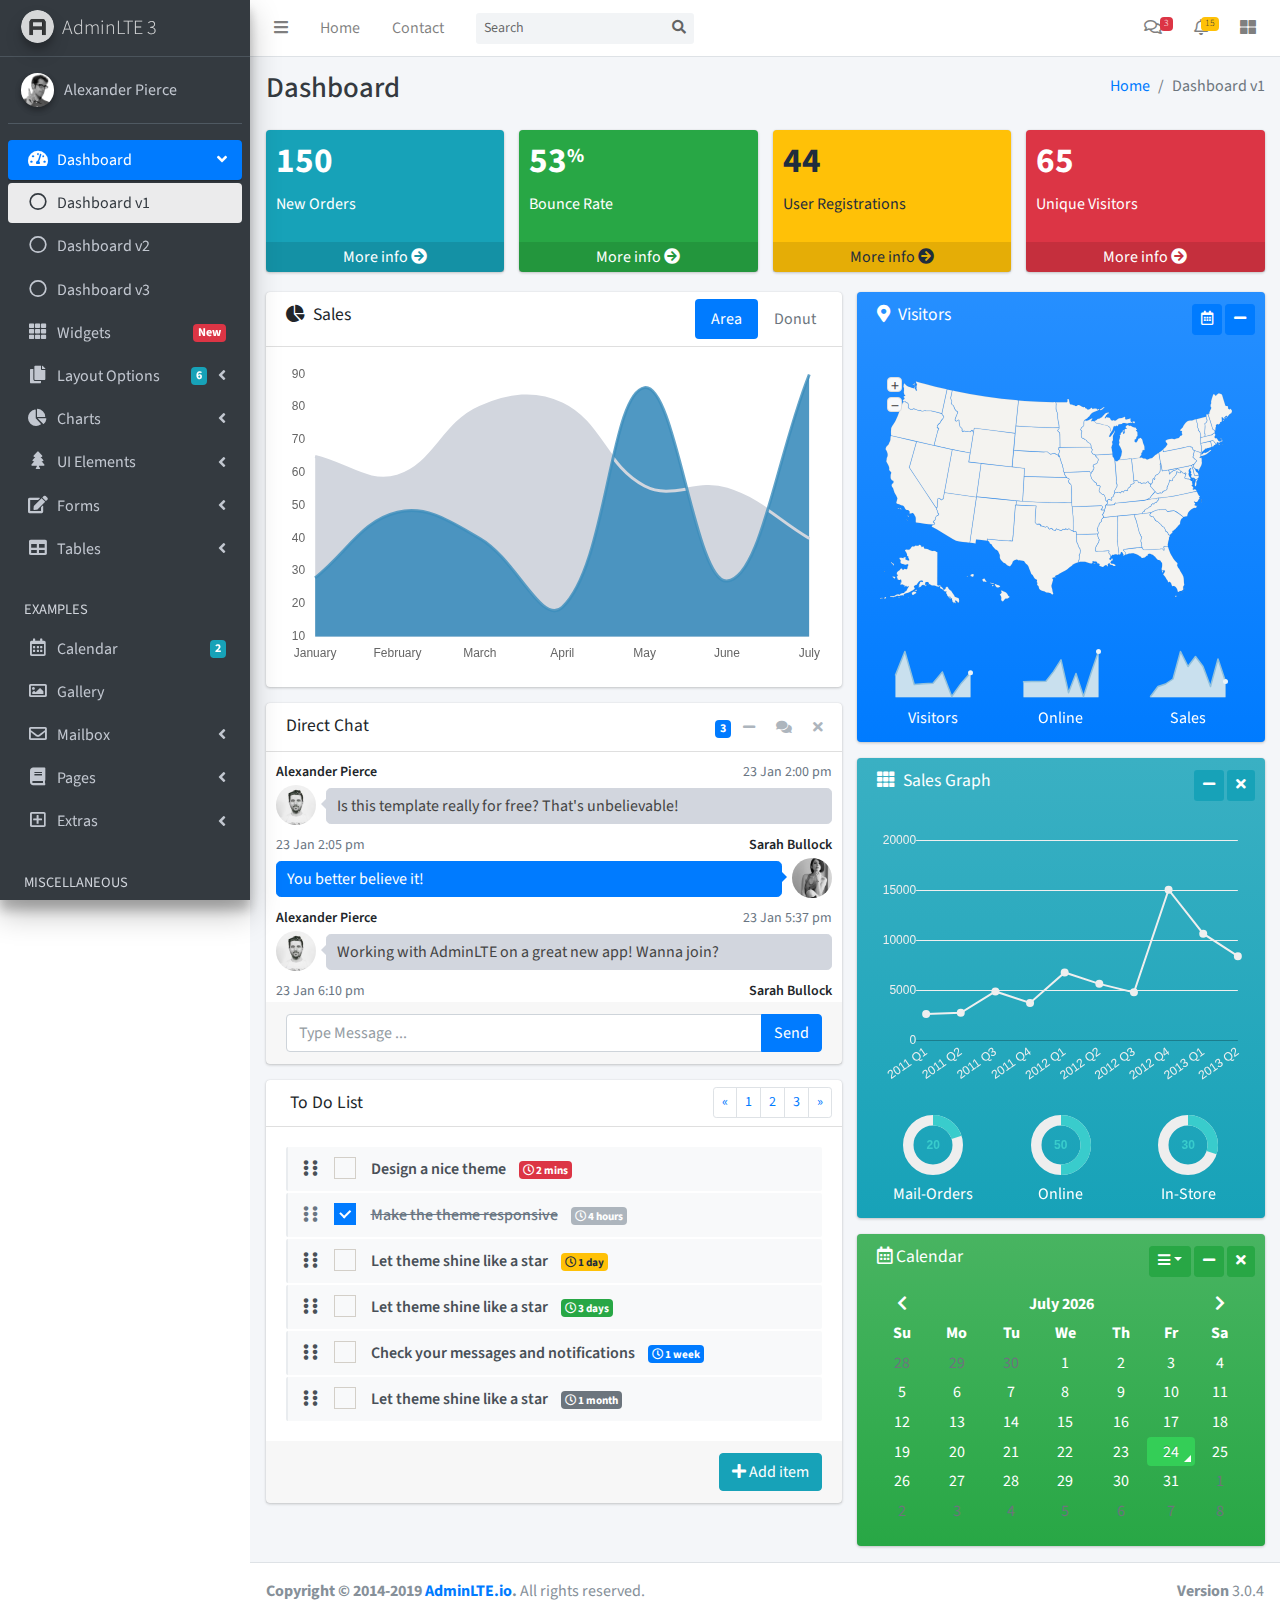
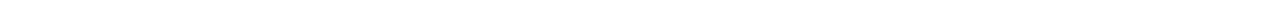
<file: Final_Project/Book_Shop/AdminLTE-3.0.4/index.html>
<!DOCTYPE html>
<html>
<head>
  <meta charset="utf-8">
  <meta http-equiv="X-UA-Compatible" content="IE=edge">
  <title>AdminLTE 3 | Dashboard</title>
  <!-- Tell the browser to be responsive to screen width -->
  <meta name="viewport" content="width=device-width, initial-scale=1">
  <!-- Font Awesome -->
  <link rel="stylesheet" href="plugins/fontawesome-free/css/all.min.css">
  <!-- Ionicons -->
  <link rel="stylesheet" href="https://code.ionicframework.com/ionicons/2.0.1/css/ionicons.min.css">
  <!-- Tempusdominus Bbootstrap 4 -->
  <link rel="stylesheet" href="plugins/tempusdominus-bootstrap-4/css/tempusdominus-bootstrap-4.min.css">
  <!-- iCheck -->
  <link rel="stylesheet" href="plugins/icheck-bootstrap/icheck-bootstrap.min.css">
  <!-- JQVMap -->
  <link rel="stylesheet" href="plugins/jqvmap/jqvmap.min.css">
  <!-- Theme style -->
  <link rel="stylesheet" href="dist/css/adminlte.min.css">
  <!-- overlayScrollbars -->
  <link rel="stylesheet" href="plugins/overlayScrollbars/css/OverlayScrollbars.min.css">
  <!-- Daterange picker -->
  <link rel="stylesheet" href="plugins/daterangepicker/daterangepicker.css">
  <!-- summernote -->
  <link rel="stylesheet" href="plugins/summernote/summernote-bs4.css">
  <!-- Google Font: Source Sans Pro -->
  <link href="https://fonts.googleapis.com/css?family=Source+Sans+Pro:300,400,400i,700" rel="stylesheet">
</head>
<body class="hold-transition sidebar-mini layout-fixed">
<div class="wrapper">

  <!-- Navbar -->
  <nav class="main-header navbar navbar-expand navbar-white navbar-light">
    <!-- Left navbar links -->
    <ul class="navbar-nav">
      <li class="nav-item">
        <a class="nav-link" data-widget="pushmenu" href="#" role="button"><i class="fas fa-bars"></i></a>
      </li>
      <li class="nav-item d-none d-sm-inline-block">
        <a href="index3.html" class="nav-link">Home</a>
      </li>
      <li class="nav-item d-none d-sm-inline-block">
        <a href="#" class="nav-link">Contact</a>
      </li>
    </ul>

    <!-- SEARCH FORM -->
    <form class="form-inline ml-3">
      <div class="input-group input-group-sm">
        <input class="form-control form-control-navbar" type="search" placeholder="Search" aria-label="Search">
        <div class="input-group-append">
          <button class="btn btn-navbar" type="submit">
            <i class="fas fa-search"></i>
          </button>
        </div>
      </div>
    </form>

    <!-- Right navbar links -->
    <ul class="navbar-nav ml-auto">
      <!-- Messages Dropdown Menu -->
      <li class="nav-item dropdown">
        <a class="nav-link" data-toggle="dropdown" href="#">
          <i class="far fa-comments"></i>
          <span class="badge badge-danger navbar-badge">3</span>
        </a>
        <div class="dropdown-menu dropdown-menu-lg dropdown-menu-right">
          <a href="#" class="dropdown-item">
            <!-- Message Start -->
            <div class="media">
              <img src="dist/img/user1-128x128.jpg" alt="User Avatar" class="img-size-50 mr-3 img-circle">
              <div class="media-body">
                <h3 class="dropdown-item-title">
                  Brad Diesel
                  <span class="float-right text-sm text-danger"><i class="fas fa-star"></i></span>
                </h3>
                <p class="text-sm">Call me whenever you can...</p>
                <p class="text-sm text-muted"><i class="far fa-clock mr-1"></i> 4 Hours Ago</p>
              </div>
            </div>
            <!-- Message End -->
          </a>
          <div class="dropdown-divider"></div>
          <a href="#" class="dropdown-item">
            <!-- Message Start -->
            <div class="media">
              <img src="dist/img/user8-128x128.jpg" alt="User Avatar" class="img-size-50 img-circle mr-3">
              <div class="media-body">
                <h3 class="dropdown-item-title">
                  John Pierce
                  <span class="float-right text-sm text-muted"><i class="fas fa-star"></i></span>
                </h3>
                <p class="text-sm">I got your message bro</p>
                <p class="text-sm text-muted"><i class="far fa-clock mr-1"></i> 4 Hours Ago</p>
              </div>
            </div>
            <!-- Message End -->
          </a>
          <div class="dropdown-divider"></div>
          <a href="#" class="dropdown-item">
            <!-- Message Start -->
            <div class="media">
              <img src="dist/img/user3-128x128.jpg" alt="User Avatar" class="img-size-50 img-circle mr-3">
              <div class="media-body">
                <h3 class="dropdown-item-title">
                  Nora Silvester
                  <span class="float-right text-sm text-warning"><i class="fas fa-star"></i></span>
                </h3>
                <p class="text-sm">The subject goes here</p>
                <p class="text-sm text-muted"><i class="far fa-clock mr-1"></i> 4 Hours Ago</p>
              </div>
            </div>
            <!-- Message End -->
          </a>
          <div class="dropdown-divider"></div>
          <a href="#" class="dropdown-item dropdown-footer">See All Messages</a>
        </div>
      </li>
      <!-- Notifications Dropdown Menu -->
      <li class="nav-item dropdown">
        <a class="nav-link" data-toggle="dropdown" href="#">
          <i class="far fa-bell"></i>
          <span class="badge badge-warning navbar-badge">15</span>
        </a>
        <div class="dropdown-menu dropdown-menu-lg dropdown-menu-right">
          <span class="dropdown-item dropdown-header">15 Notifications</span>
          <div class="dropdown-divider"></div>
          <a href="#" class="dropdown-item">
            <i class="fas fa-envelope mr-2"></i> 4 new messages
            <span class="float-right text-muted text-sm">3 mins</span>
          </a>
          <div class="dropdown-divider"></div>
          <a href="#" class="dropdown-item">
            <i class="fas fa-users mr-2"></i> 8 friend requests
            <span class="float-right text-muted text-sm">12 hours</span>
          </a>
          <div class="dropdown-divider"></div>
          <a href="#" class="dropdown-item">
            <i class="fas fa-file mr-2"></i> 3 new reports
            <span class="float-right text-muted text-sm">2 days</span>
          </a>
          <div class="dropdown-divider"></div>
          <a href="#" class="dropdown-item dropdown-footer">See All Notifications</a>
        </div>
      </li>
      <li class="nav-item">
        <a class="nav-link" data-widget="control-sidebar" data-slide="true" href="#" role="button">
          <i class="fas fa-th-large"></i>
        </a>
      </li>
    </ul>
  </nav>
  <!-- /.navbar -->

  <!-- Main Sidebar Container -->
  <aside class="main-sidebar sidebar-dark-primary elevation-4">
    <!-- Brand Logo -->
    <a href="index3.html" class="brand-link">
      <img src="dist/img/AdminLTELogo.png" alt="AdminLTE Logo" class="brand-image img-circle elevation-3"
           style="opacity: .8">
      <span class="brand-text font-weight-light">AdminLTE 3</span>
    </a>

    <!-- Sidebar -->
    <div class="sidebar">
      <!-- Sidebar user panel (optional) -->
      <div class="user-panel mt-3 pb-3 mb-3 d-flex">
        <div class="image">
          <img src="dist/img/user2-160x160.jpg" class="img-circle elevation-2" alt="User Image">
        </div>
        <div class="info">
          <a href="#" class="d-block">Alexander Pierce</a>
        </div>
      </div>

      <!-- Sidebar Menu -->
      <nav class="mt-2">
        <ul class="nav nav-pills nav-sidebar flex-column" data-widget="treeview" role="menu" data-accordion="false">
          <!-- Add icons to the links using the .nav-icon class
               with font-awesome or any other icon font library -->
          <li class="nav-item has-treeview menu-open">
            <a href="#" class="nav-link active">
              <i class="nav-icon fas fa-tachometer-alt"></i>
              <p>
                Dashboard
                <i class="right fas fa-angle-left"></i>
              </p>
            </a>
            <ul class="nav nav-treeview">
              <li class="nav-item">
                <a href="./index.html" class="nav-link active">
                  <i class="far fa-circle nav-icon"></i>
                  <p>Dashboard v1</p>
                </a>
              </li>
              <li class="nav-item">
                <a href="./index2.html" class="nav-link">
                  <i class="far fa-circle nav-icon"></i>
                  <p>Dashboard v2</p>
                </a>
              </li>
              <li class="nav-item">
                <a href="./index3.html" class="nav-link">
                  <i class="far fa-circle nav-icon"></i>
                  <p>Dashboard v3</p>
                </a>
              </li>
            </ul>
          </li>
          <li class="nav-item">
            <a href="pages/widgets.html" class="nav-link">
              <i class="nav-icon fas fa-th"></i>
              <p>
                Widgets
                <span class="right badge badge-danger">New</span>
              </p>
            </a>
          </li>
          <li class="nav-item has-treeview">
            <a href="#" class="nav-link">
              <i class="nav-icon fas fa-copy"></i>
              <p>
                Layout Options
                <i class="fas fa-angle-left right"></i>
                <span class="badge badge-info right">6</span>
              </p>
            </a>
            <ul class="nav nav-treeview">
              <li class="nav-item">
                <a href="pages/layout/top-nav.html" class="nav-link">
                  <i class="far fa-circle nav-icon"></i>
                  <p>Top Navigation</p>
                </a>
              </li>
              <li class="nav-item">
                <a href="pages/layout/top-nav-sidebar.html" class="nav-link">
                  <i class="far fa-circle nav-icon"></i>
                  <p>Top Navigation + Sidebar</p>
                </a>
              </li>
              <li class="nav-item">
                <a href="pages/layout/boxed.html" class="nav-link">
                  <i class="far fa-circle nav-icon"></i>
                  <p>Boxed</p>
                </a>
              </li>
              <li class="nav-item">
                <a href="pages/layout/fixed-sidebar.html" class="nav-link">
                  <i class="far fa-circle nav-icon"></i>
                  <p>Fixed Sidebar</p>
                </a>
              </li>
              <li class="nav-item">
                <a href="pages/layout/fixed-topnav.html" class="nav-link">
                  <i class="far fa-circle nav-icon"></i>
                  <p>Fixed Navbar</p>
                </a>
              </li>
              <li class="nav-item">
                <a href="pages/layout/fixed-footer.html" class="nav-link">
                  <i class="far fa-circle nav-icon"></i>
                  <p>Fixed Footer</p>
                </a>
              </li>
              <li class="nav-item">
                <a href="pages/layout/collapsed-sidebar.html" class="nav-link">
                  <i class="far fa-circle nav-icon"></i>
                  <p>Collapsed Sidebar</p>
                </a>
              </li>
            </ul>
          </li>
          <li class="nav-item has-treeview">
            <a href="#" class="nav-link">
              <i class="nav-icon fas fa-chart-pie"></i>
              <p>
                Charts
                <i class="right fas fa-angle-left"></i>
              </p>
            </a>
            <ul class="nav nav-treeview">
              <li class="nav-item">
                <a href="pages/charts/chartjs.html" class="nav-link">
                  <i class="far fa-circle nav-icon"></i>
                  <p>ChartJS</p>
                </a>
              </li>
              <li class="nav-item">
                <a href="pages/charts/flot.html" class="nav-link">
                  <i class="far fa-circle nav-icon"></i>
                  <p>Flot</p>
                </a>
              </li>
              <li class="nav-item">
                <a href="pages/charts/inline.html" class="nav-link">
                  <i class="far fa-circle nav-icon"></i>
                  <p>Inline</p>
                </a>
              </li>
            </ul>
          </li>
          <li class="nav-item has-treeview">
            <a href="#" class="nav-link">
              <i class="nav-icon fas fa-tree"></i>
              <p>
                UI Elements
                <i class="fas fa-angle-left right"></i>
              </p>
            </a>
            <ul class="nav nav-treeview">
              <li class="nav-item">
                <a href="pages/UI/general.html" class="nav-link">
                  <i class="far fa-circle nav-icon"></i>
                  <p>General</p>
                </a>
              </li>
              <li class="nav-item">
                <a href="pages/UI/icons.html" class="nav-link">
                  <i class="far fa-circle nav-icon"></i>
                  <p>Icons</p>
                </a>
              </li>
              <li class="nav-item">
                <a href="pages/UI/buttons.html" class="nav-link">
                  <i class="far fa-circle nav-icon"></i>
                  <p>Buttons</p>
                </a>
              </li>
              <li class="nav-item">
                <a href="pages/UI/sliders.html" class="nav-link">
                  <i class="far fa-circle nav-icon"></i>
                  <p>Sliders</p>
                </a>
              </li>
              <li class="nav-item">
                <a href="pages/UI/modals.html" class="nav-link">
                  <i class="far fa-circle nav-icon"></i>
                  <p>Modals & Alerts</p>
                </a>
              </li>
              <li class="nav-item">
                <a href="pages/UI/navbar.html" class="nav-link">
                  <i class="far fa-circle nav-icon"></i>
                  <p>Navbar & Tabs</p>
                </a>
              </li>
              <li class="nav-item">
                <a href="pages/UI/timeline.html" class="nav-link">
                  <i class="far fa-circle nav-icon"></i>
                  <p>Timeline</p>
                </a>
              </li>
              <li class="nav-item">
                <a href="pages/UI/ribbons.html" class="nav-link">
                  <i class="far fa-circle nav-icon"></i>
                  <p>Ribbons</p>
                </a>
              </li>
            </ul>
          </li>
          <li class="nav-item has-treeview">
            <a href="#" class="nav-link">
              <i class="nav-icon fas fa-edit"></i>
              <p>
                Forms
                <i class="fas fa-angle-left right"></i>
              </p>
            </a>
            <ul class="nav nav-treeview">
              <li class="nav-item">
                <a href="pages/forms/general.html" class="nav-link">
                  <i class="far fa-circle nav-icon"></i>
                  <p>General Elements</p>
                </a>
              </li>
              <li class="nav-item">
                <a href="pages/forms/advanced.html" class="nav-link">
                  <i class="far fa-circle nav-icon"></i>
                  <p>Advanced Elements</p>
                </a>
              </li>
              <li class="nav-item">
                <a href="pages/forms/editors.html" class="nav-link">
                  <i class="far fa-circle nav-icon"></i>
                  <p>Editors</p>
                </a>
              </li>
              <li class="nav-item">
                <a href="pages/forms/validation.html" class="nav-link">
                  <i class="far fa-circle nav-icon"></i>
                  <p>Validation</p>
                </a>
              </li>
            </ul>
          </li>
          <li class="nav-item has-treeview">
            <a href="#" class="nav-link">
              <i class="nav-icon fas fa-table"></i>
              <p>
                Tables
                <i class="fas fa-angle-left right"></i>
              </p>
            </a>
            <ul class="nav nav-treeview">
              <li class="nav-item">
                <a href="pages/tables/simple.html" class="nav-link">
                  <i class="far fa-circle nav-icon"></i>
                  <p>Simple Tables</p>
                </a>
              </li>
              <li class="nav-item">
                <a href="pages/tables/data.html" class="nav-link">
                  <i class="far fa-circle nav-icon"></i>
                  <p>DataTables</p>
                </a>
              </li>
              <li class="nav-item">
                <a href="pages/tables/jsgrid.html" class="nav-link">
                  <i class="far fa-circle nav-icon"></i>
                  <p>jsGrid</p>
                </a>
              </li>
            </ul>
          </li>
          <li class="nav-header">EXAMPLES</li>
          <li class="nav-item">
            <a href="pages/calendar.html" class="nav-link">
              <i class="nav-icon far fa-calendar-alt"></i>
              <p>
                Calendar
                <span class="badge badge-info right">2</span>
              </p>
            </a>
          </li>
          <li class="nav-item">
            <a href="pages/gallery.html" class="nav-link">
              <i class="nav-icon far fa-image"></i>
              <p>
                Gallery
              </p>
            </a>
          </li>
          <li class="nav-item has-treeview">
            <a href="#" class="nav-link">
              <i class="nav-icon far fa-envelope"></i>
              <p>
                Mailbox
                <i class="fas fa-angle-left right"></i>
              </p>
            </a>
            <ul class="nav nav-treeview">
              <li class="nav-item">
                <a href="pages/mailbox/mailbox.html" class="nav-link">
                  <i class="far fa-circle nav-icon"></i>
                  <p>Inbox</p>
                </a>
              </li>
              <li class="nav-item">
                <a href="pages/mailbox/compose.html" class="nav-link">
                  <i class="far fa-circle nav-icon"></i>
                  <p>Compose</p>
                </a>
              </li>
              <li class="nav-item">
                <a href="pages/mailbox/read-mail.html" class="nav-link">
                  <i class="far fa-circle nav-icon"></i>
                  <p>Read</p>
                </a>
              </li>
            </ul>
          </li>
          <li class="nav-item has-treeview">
            <a href="#" class="nav-link">
              <i class="nav-icon fas fa-book"></i>
              <p>
                Pages
                <i class="fas fa-angle-left right"></i>
              </p>
            </a>
            <ul class="nav nav-treeview">
              <li class="nav-item">
                <a href="pages/examples/invoice.html" class="nav-link">
                  <i class="far fa-circle nav-icon"></i>
                  <p>Invoice</p>
                </a>
              </li>
              <li class="nav-item">
                <a href="pages/examples/profile.html" class="nav-link">
                  <i class="far fa-circle nav-icon"></i>
                  <p>Profile</p>
                </a>
              </li>
              <li class="nav-item">
                <a href="pages/examples/e-commerce.html" class="nav-link">
                  <i class="far fa-circle nav-icon"></i>
                  <p>E-commerce</p>
                </a>
              </li>
              <li class="nav-item">
                <a href="pages/examples/projects.html" class="nav-link">
                  <i class="far fa-circle nav-icon"></i>
                  <p>Projects</p>
                </a>
              </li>
              <li class="nav-item">
                <a href="pages/examples/project-add.html" class="nav-link">
                  <i class="far fa-circle nav-icon"></i>
                  <p>Project Add</p>
                </a>
              </li>
              <li class="nav-item">
                <a href="pages/examples/project-edit.html" class="nav-link">
                  <i class="far fa-circle nav-icon"></i>
                  <p>Project Edit</p>
                </a>
              </li>
              <li class="nav-item">
                <a href="pages/examples/project-detail.html" class="nav-link">
                  <i class="far fa-circle nav-icon"></i>
                  <p>Project Detail</p>
                </a>
              </li>
              <li class="nav-item">
                <a href="pages/examples/contacts.html" class="nav-link">
                  <i class="far fa-circle nav-icon"></i>
                  <p>Contacts</p>
                </a>
              </li>
            </ul>
          </li>
          <li class="nav-item has-treeview">
            <a href="#" class="nav-link">
              <i class="nav-icon far fa-plus-square"></i>
              <p>
                Extras
                <i class="fas fa-angle-left right"></i>
              </p>
            </a>
            <ul class="nav nav-treeview">
              <li class="nav-item">
                <a href="pages/examples/login.html" class="nav-link">
                  <i class="far fa-circle nav-icon"></i>
                  <p>Login</p>
                </a>
              </li>
              <li class="nav-item">
                <a href="pages/examples/register.html" class="nav-link">
                  <i class="far fa-circle nav-icon"></i>
                  <p>Register</p>
                </a>
              </li>
              <li class="nav-item">
                <a href="pages/examples/forgot-password.html" class="nav-link">
                  <i class="far fa-circle nav-icon"></i>
                  <p>Forgot Password</p>
                </a>
              </li>
              <li class="nav-item">
                <a href="pages/examples/recover-password.html" class="nav-link">
                  <i class="far fa-circle nav-icon"></i>
                  <p>Recover Password</p>
                </a>
              </li>
              <li class="nav-item">
                <a href="pages/examples/lockscreen.html" class="nav-link">
                  <i class="far fa-circle nav-icon"></i>
                  <p>Lockscreen</p>
                </a>
              </li>
              <li class="nav-item">
                <a href="pages/examples/legacy-user-menu.html" class="nav-link">
                  <i class="far fa-circle nav-icon"></i>
                  <p>Legacy User Menu</p>
                </a>
              </li>
              <li class="nav-item">
                <a href="pages/examples/language-menu.html" class="nav-link">
                  <i class="far fa-circle nav-icon"></i>
                  <p>Language Menu</p>
                </a>
              </li>
              <li class="nav-item">
                <a href="pages/examples/404.html" class="nav-link">
                  <i class="far fa-circle nav-icon"></i>
                  <p>Error 404</p>
                </a>
              </li>
              <li class="nav-item">
                <a href="pages/examples/500.html" class="nav-link">
                  <i class="far fa-circle nav-icon"></i>
                  <p>Error 500</p>
                </a>
              </li>
              <li class="nav-item">
                <a href="pages/examples/pace.html" class="nav-link">
                  <i class="far fa-circle nav-icon"></i>
                  <p>Pace</p>
                </a>
              </li>
              <li class="nav-item">
                <a href="pages/examples/blank.html" class="nav-link">
                  <i class="far fa-circle nav-icon"></i>
                  <p>Blank Page</p>
                </a>
              </li>
              <li class="nav-item">
                <a href="starter.html" class="nav-link">
                  <i class="far fa-circle nav-icon"></i>
                  <p>Starter Page</p>
                </a>
              </li>
            </ul>
          </li>
          <li class="nav-header">MISCELLANEOUS</li>
          <li class="nav-item">
            <a href="https://adminlte.io/docs/3.0" class="nav-link">
              <i class="nav-icon fas fa-file"></i>
              <p>Documentation</p>
            </a>
          </li>
          <li class="nav-header">MULTI LEVEL EXAMPLE</li>
          <li class="nav-item">
            <a href="#" class="nav-link">
              <i class="fas fa-circle nav-icon"></i>
              <p>Level 1</p>
            </a>
          </li>
          <li class="nav-item has-treeview">
            <a href="#" class="nav-link">
              <i class="nav-icon fas fa-circle"></i>
              <p>
                Level 1
                <i class="right fas fa-angle-left"></i>
              </p>
            </a>
            <ul class="nav nav-treeview">
              <li class="nav-item">
                <a href="#" class="nav-link">
                  <i class="far fa-circle nav-icon"></i>
                  <p>Level 2</p>
                </a>
              </li>
              <li class="nav-item has-treeview">
                <a href="#" class="nav-link">
                  <i class="far fa-circle nav-icon"></i>
                  <p>
                    Level 2
                    <i class="right fas fa-angle-left"></i>
                  </p>
                </a>
                <ul class="nav nav-treeview">
                  <li class="nav-item">
                    <a href="#" class="nav-link">
                      <i class="far fa-dot-circle nav-icon"></i>
                      <p>Level 3</p>
                    </a>
                  </li>
                  <li class="nav-item">
                    <a href="#" class="nav-link">
                      <i class="far fa-dot-circle nav-icon"></i>
                      <p>Level 3</p>
                    </a>
                  </li>
                  <li class="nav-item">
                    <a href="#" class="nav-link">
                      <i class="far fa-dot-circle nav-icon"></i>
                      <p>Level 3</p>
                    </a>
                  </li>
                </ul>
              </li>
              <li class="nav-item">
                <a href="#" class="nav-link">
                  <i class="far fa-circle nav-icon"></i>
                  <p>Level 2</p>
                </a>
              </li>
            </ul>
          </li>
          <li class="nav-item">
            <a href="#" class="nav-link">
              <i class="fas fa-circle nav-icon"></i>
              <p>Level 1</p>
            </a>
          </li>
          <li class="nav-header">LABELS</li>
          <li class="nav-item">
            <a href="#" class="nav-link">
              <i class="nav-icon far fa-circle text-danger"></i>
              <p class="text">Important</p>
            </a>
          </li>
          <li class="nav-item">
            <a href="#" class="nav-link">
              <i class="nav-icon far fa-circle text-warning"></i>
              <p>Warning</p>
            </a>
          </li>
          <li class="nav-item">
            <a href="#" class="nav-link">
              <i class="nav-icon far fa-circle text-info"></i>
              <p>Informational</p>
            </a>
          </li>
        </ul>
      </nav>
      <!-- /.sidebar-menu -->
    </div>
    <!-- /.sidebar -->
  </aside>

  <!-- Content Wrapper. Contains page content -->
  <div class="content-wrapper">
    <!-- Content Header (Page header) -->
    <div class="content-header">
      <div class="container-fluid">
        <div class="row mb-2">
          <div class="col-sm-6">
            <h1 class="m-0 text-dark">Dashboard</h1>
          </div><!-- /.col -->
          <div class="col-sm-6">
            <ol class="breadcrumb float-sm-right">
              <li class="breadcrumb-item"><a href="#">Home</a></li>
              <li class="breadcrumb-item active">Dashboard v1</li>
            </ol>
          </div><!-- /.col -->
        </div><!-- /.row -->
      </div><!-- /.container-fluid -->
    </div>
    <!-- /.content-header -->

    <!-- Main content -->
    <section class="content">
      <div class="container-fluid">
        <!-- Small boxes (Stat box) -->
        <div class="row">
          <div class="col-lg-3 col-6">
            <!-- small box -->
            <div class="small-box bg-info">
              <div class="inner">
                <h3>150</h3>

                <p>New Orders</p>
              </div>
              <div class="icon">
                <i class="ion ion-bag"></i>
              </div>
              <a href="#" class="small-box-footer">More info <i class="fas fa-arrow-circle-right"></i></a>
            </div>
          </div>
          <!-- ./col -->
          <div class="col-lg-3 col-6">
            <!-- small box -->
            <div class="small-box bg-success">
              <div class="inner">
                <h3>53<sup style="font-size: 20px">%</sup></h3>

                <p>Bounce Rate</p>
              </div>
              <div class="icon">
                <i class="ion ion-stats-bars"></i>
              </div>
              <a href="#" class="small-box-footer">More info <i class="fas fa-arrow-circle-right"></i></a>
            </div>
          </div>
          <!-- ./col -->
          <div class="col-lg-3 col-6">
            <!-- small box -->
            <div class="small-box bg-warning">
              <div class="inner">
                <h3>44</h3>

                <p>User Registrations</p>
              </div>
              <div class="icon">
                <i class="ion ion-person-add"></i>
              </div>
              <a href="#" class="small-box-footer">More info <i class="fas fa-arrow-circle-right"></i></a>
            </div>
          </div>
          <!-- ./col -->
          <div class="col-lg-3 col-6">
            <!-- small box -->
            <div class="small-box bg-danger">
              <div class="inner">
                <h3>65</h3>

                <p>Unique Visitors</p>
              </div>
              <div class="icon">
                <i class="ion ion-pie-graph"></i>
              </div>
              <a href="#" class="small-box-footer">More info <i class="fas fa-arrow-circle-right"></i></a>
            </div>
          </div>
          <!-- ./col -->
        </div>
        <!-- /.row -->
        <!-- Main row -->
        <div class="row">
          <!-- Left col -->
          <section class="col-lg-7 connectedSortable">
            <!-- Custom tabs (Charts with tabs)-->
            <div class="card">
              <div class="card-header">
                <h3 class="card-title">
                  <i class="fas fa-chart-pie mr-1"></i>
                  Sales
                </h3>
                <div class="card-tools">
                  <ul class="nav nav-pills ml-auto">
                    <li class="nav-item">
                      <a class="nav-link active" href="#revenue-chart" data-toggle="tab">Area</a>
                    </li>
                    <li class="nav-item">
                      <a class="nav-link" href="#sales-chart" data-toggle="tab">Donut</a>
                    </li>
                  </ul>
                </div>
              </div><!-- /.card-header -->
              <div class="card-body">
                <div class="tab-content p-0">
                  <!-- Morris chart - Sales -->
                  <div class="chart tab-pane active" id="revenue-chart"
                       style="position: relative; height: 300px;">
                      <canvas id="revenue-chart-canvas" height="300" style="height: 300px;"></canvas>                         
                   </div>
                  <div class="chart tab-pane" id="sales-chart" style="position: relative; height: 300px;">
                    <canvas id="sales-chart-canvas" height="300" style="height: 300px;"></canvas>                         
                  </div>  
                </div>
              </div><!-- /.card-body -->
            </div>
            <!-- /.card -->

            <!-- DIRECT CHAT -->
            <div class="card direct-chat direct-chat-primary">
              <div class="card-header">
                <h3 class="card-title">Direct Chat</h3>

                <div class="card-tools">
                  <span data-toggle="tooltip" title="3 New Messages" class="badge badge-primary">3</span>
                  <button type="button" class="btn btn-tool" data-card-widget="collapse">
                    <i class="fas fa-minus"></i>
                  </button>
                  <button type="button" class="btn btn-tool" data-toggle="tooltip" title="Contacts"
                          data-widget="chat-pane-toggle">
                    <i class="fas fa-comments"></i>
                  </button>
                  <button type="button" class="btn btn-tool" data-card-widget="remove"><i class="fas fa-times"></i>
                  </button>
                </div>
              </div>
              <!-- /.card-header -->
              <div class="card-body">
                <!-- Conversations are loaded here -->
                <div class="direct-chat-messages">
                  <!-- Message. Default to the left -->
                  <div class="direct-chat-msg">
                    <div class="direct-chat-infos clearfix">
                      <span class="direct-chat-name float-left">Alexander Pierce</span>
                      <span class="direct-chat-timestamp float-right">23 Jan 2:00 pm</span>
                    </div>
                    <!-- /.direct-chat-infos -->
                    <img class="direct-chat-img" src="dist/img/user1-128x128.jpg" alt="message user image">
                    <!-- /.direct-chat-img -->
                    <div class="direct-chat-text">
                      Is this template really for free? That's unbelievable!
                    </div>
                    <!-- /.direct-chat-text -->
                  </div>
                  <!-- /.direct-chat-msg -->

                  <!-- Message to the right -->
                  <div class="direct-chat-msg right">
                    <div class="direct-chat-infos clearfix">
                      <span class="direct-chat-name float-right">Sarah Bullock</span>
                      <span class="direct-chat-timestamp float-left">23 Jan 2:05 pm</span>
                    </div>
                    <!-- /.direct-chat-infos -->
                    <img class="direct-chat-img" src="dist/img/user3-128x128.jpg" alt="message user image">
                    <!-- /.direct-chat-img -->
                    <div class="direct-chat-text">
                      You better believe it!
                    </div>
                    <!-- /.direct-chat-text -->
                  </div>
                  <!-- /.direct-chat-msg -->

                  <!-- Message. Default to the left -->
                  <div class="direct-chat-msg">
                    <div class="direct-chat-infos clearfix">
                      <span class="direct-chat-name float-left">Alexander Pierce</span>
                      <span class="direct-chat-timestamp float-right">23 Jan 5:37 pm</span>
                    </div>
                    <!-- /.direct-chat-infos -->
                    <img class="direct-chat-img" src="dist/img/user1-128x128.jpg" alt="message user image">
                    <!-- /.direct-chat-img -->
                    <div class="direct-chat-text">
                      Working with AdminLTE on a great new app! Wanna join?
                    </div>
                    <!-- /.direct-chat-text -->
                  </div>
                  <!-- /.direct-chat-msg -->

                  <!-- Message to the right -->
                  <div class="direct-chat-msg right">
                    <div class="direct-chat-infos clearfix">
                      <span class="direct-chat-name float-right">Sarah Bullock</span>
                      <span class="direct-chat-timestamp float-left">23 Jan 6:10 pm</span>
                    </div>
                    <!-- /.direct-chat-infos -->
                    <img class="direct-chat-img" src="dist/img/user3-128x128.jpg" alt="message user image">
                    <!-- /.direct-chat-img -->
                    <div class="direct-chat-text">
                      I would love to.
                    </div>
                    <!-- /.direct-chat-text -->
                  </div>
                  <!-- /.direct-chat-msg -->

                </div>
                <!--/.direct-chat-messages-->

                <!-- Contacts are loaded here -->
                <div class="direct-chat-contacts">
                  <ul class="contacts-list">
                    <li>
                      <a href="#">
                        <img class="contacts-list-img" src="dist/img/user1-128x128.jpg">

                        <div class="contacts-list-info">
                          <span class="contacts-list-name">
                            Count Dracula
                            <small class="contacts-list-date float-right">2/28/2015</small>
                          </span>
                          <span class="contacts-list-msg">How have you been? I was...</span>
                        </div>
                        <!-- /.contacts-list-info -->
                      </a>
                    </li>
                    <!-- End Contact Item -->
                    <li>
                      <a href="#">
                        <img class="contacts-list-img" src="dist/img/user7-128x128.jpg">

                        <div class="contacts-list-info">
                          <span class="contacts-list-name">
                            Sarah Doe
                            <small class="contacts-list-date float-right">2/23/2015</small>
                          </span>
                          <span class="contacts-list-msg">I will be waiting for...</span>
                        </div>
                        <!-- /.contacts-list-info -->
                      </a>
                    </li>
                    <!-- End Contact Item -->
                    <li>
                      <a href="#">
                        <img class="contacts-list-img" src="dist/img/user3-128x128.jpg">

                        <div class="contacts-list-info">
                          <span class="contacts-list-name">
                            Nadia Jolie
                            <small class="contacts-list-date float-right">2/20/2015</small>
                          </span>
                          <span class="contacts-list-msg">I'll call you back at...</span>
                        </div>
                        <!-- /.contacts-list-info -->
                      </a>
                    </li>
                    <!-- End Contact Item -->
                    <li>
                      <a href="#">
                        <img class="contacts-list-img" src="dist/img/user5-128x128.jpg">

                        <div class="contacts-list-info">
                          <span class="contacts-list-name">
                            Nora S. Vans
                            <small class="contacts-list-date float-right">2/10/2015</small>
                          </span>
                          <span class="contacts-list-msg">Where is your new...</span>
                        </div>
                        <!-- /.contacts-list-info -->
                      </a>
                    </li>
                    <!-- End Contact Item -->
                    <li>
                      <a href="#">
                        <img class="contacts-list-img" src="dist/img/user6-128x128.jpg">

                        <div class="contacts-list-info">
                          <span class="contacts-list-name">
                            John K.
                            <small class="contacts-list-date float-right">1/27/2015</small>
                          </span>
                          <span class="contacts-list-msg">Can I take a look at...</span>
                        </div>
                        <!-- /.contacts-list-info -->
                      </a>
                    </li>
                    <!-- End Contact Item -->
                    <li>
                      <a href="#">
                        <img class="contacts-list-img" src="dist/img/user8-128x128.jpg">

                        <div class="contacts-list-info">
                          <span class="contacts-list-name">
                            Kenneth M.
                            <small class="contacts-list-date float-right">1/4/2015</small>
                          </span>
                          <span class="contacts-list-msg">Never mind I found...</span>
                        </div>
                        <!-- /.contacts-list-info -->
                      </a>
                    </li>
                    <!-- End Contact Item -->
                  </ul>
                  <!-- /.contacts-list -->
                </div>
                <!-- /.direct-chat-pane -->
              </div>
              <!-- /.card-body -->
              <div class="card-footer">
                <form action="#" method="post">
                  <div class="input-group">
                    <input type="text" name="message" placeholder="Type Message ..." class="form-control">
                    <span class="input-group-append">
                      <button type="button" class="btn btn-primary">Send</button>
                    </span>
                  </div>
                </form>
              </div>
              <!-- /.card-footer-->
            </div>
            <!--/.direct-chat -->

            <!-- TO DO List -->
            <div class="card">
              <div class="card-header">
                <h3 class="card-title">
                  <i class="ion ion-clipboard mr-1"></i>
                  To Do List
                </h3>

                <div class="card-tools">
                  <ul class="pagination pagination-sm">
                    <li class="page-item"><a href="#" class="page-link">&laquo;</a></li>
                    <li class="page-item"><a href="#" class="page-link">1</a></li>
                    <li class="page-item"><a href="#" class="page-link">2</a></li>
                    <li class="page-item"><a href="#" class="page-link">3</a></li>
                    <li class="page-item"><a href="#" class="page-link">&raquo;</a></li>
                  </ul>
                </div>
              </div>
              <!-- /.card-header -->
              <div class="card-body">
                <ul class="todo-list" data-widget="todo-list">
                  <li>
                    <!-- drag handle -->
                    <span class="handle">
                      <i class="fas fa-ellipsis-v"></i>
                      <i class="fas fa-ellipsis-v"></i>
                    </span>
                    <!-- checkbox -->
                    <div  class="icheck-primary d-inline ml-2">
                      <input type="checkbox" value="" name="todo1" id="todoCheck1">
                      <label for="todoCheck1"></label>
                    </div>
                    <!-- todo text -->
                    <span class="text">Design a nice theme</span>
                    <!-- Emphasis label -->
                    <small class="badge badge-danger"><i class="far fa-clock"></i> 2 mins</small>
                    <!-- General tools such as edit or delete-->
                    <div class="tools">
                      <i class="fas fa-edit"></i>
                      <i class="fas fa-trash-o"></i>
                    </div>
                  </li>
                  <li>
                    <span class="handle">
                      <i class="fas fa-ellipsis-v"></i>
                      <i class="fas fa-ellipsis-v"></i>
                    </span>
                    <div  class="icheck-primary d-inline ml-2">
                      <input type="checkbox" value="" name="todo2" id="todoCheck2" checked>
                      <label for="todoCheck2"></label>
                    </div>
                    <span class="text">Make the theme responsive</span>
                    <small class="badge badge-info"><i class="far fa-clock"></i> 4 hours</small>
                    <div class="tools">
                      <i class="fas fa-edit"></i>
                      <i class="fas fa-trash-o"></i>
                    </div>
                  </li>
                  <li>
                    <span class="handle">
                      <i class="fas fa-ellipsis-v"></i>
                      <i class="fas fa-ellipsis-v"></i>
                    </span>
                    <div  class="icheck-primary d-inline ml-2">
                      <input type="checkbox" value="" name="todo3" id="todoCheck3">
                      <label for="todoCheck3"></label>
                    </div>
                    <span class="text">Let theme shine like a star</span>
                    <small class="badge badge-warning"><i class="far fa-clock"></i> 1 day</small>
                    <div class="tools">
                      <i class="fas fa-edit"></i>
                      <i class="fas fa-trash-o"></i>
                    </div>
                  </li>
                  <li>
                    <span class="handle">
                      <i class="fas fa-ellipsis-v"></i>
                      <i class="fas fa-ellipsis-v"></i>
                    </span>
                    <div  class="icheck-primary d-inline ml-2">
                      <input type="checkbox" value="" name="todo4" id="todoCheck4">
                      <label for="todoCheck4"></label>
                    </div>
                    <span class="text">Let theme shine like a star</span>
                    <small class="badge badge-success"><i class="far fa-clock"></i> 3 days</small>
                    <div class="tools">
                      <i class="fas fa-edit"></i>
                      <i class="fas fa-trash-o"></i>
                    </div>
                  </li>
                  <li>
                    <span class="handle">
                      <i class="fas fa-ellipsis-v"></i>
                      <i class="fas fa-ellipsis-v"></i>
                    </span>
                    <div  class="icheck-primary d-inline ml-2">
                      <input type="checkbox" value="" name="todo5" id="todoCheck5">
                      <label for="todoCheck5"></label>
                    </div>
                    <span class="text">Check your messages and notifications</span>
                    <small class="badge badge-primary"><i class="far fa-clock"></i> 1 week</small>
                    <div class="tools">
                      <i class="fas fa-edit"></i>
                      <i class="fas fa-trash-o"></i>
                    </div>
                  </li>
                  <li>
                    <span class="handle">
                      <i class="fas fa-ellipsis-v"></i>
                      <i class="fas fa-ellipsis-v"></i>
                    </span>
                    <div  class="icheck-primary d-inline ml-2">
                      <input type="checkbox" value="" name="todo6" id="todoCheck6">
                      <label for="todoCheck6"></label>
                    </div>
                    <span class="text">Let theme shine like a star</span>
                    <small class="badge badge-secondary"><i class="far fa-clock"></i> 1 month</small>
                    <div class="tools">
                      <i class="fas fa-edit"></i>
                      <i class="fas fa-trash-o"></i>
                    </div>
                  </li>
                </ul>
              </div>
              <!-- /.card-body -->
              <div class="card-footer clearfix">
                <button type="button" class="btn btn-info float-right"><i class="fas fa-plus"></i> Add item</button>
              </div>
            </div>
            <!-- /.card -->
          </section>
          <!-- /.Left col -->
          <!-- right col (We are only adding the ID to make the widgets sortable)-->
          <section class="col-lg-5 connectedSortable">

            <!-- Map card -->
            <div class="card bg-gradient-primary">
              <div class="card-header border-0">
                <h3 class="card-title">
                  <i class="fas fa-map-marker-alt mr-1"></i>
                  Visitors
                </h3>
                <!-- card tools -->
                <div class="card-tools">
                  <button type="button"
                          class="btn btn-primary btn-sm daterange"
                          data-toggle="tooltip"
                          title="Date range">
                    <i class="far fa-calendar-alt"></i>
                  </button>
                  <button type="button"
                          class="btn btn-primary btn-sm"
                          data-card-widget="collapse"
                          data-toggle="tooltip"
                          title="Collapse">
                    <i class="fas fa-minus"></i>
                  </button>
                </div>
                <!-- /.card-tools -->
              </div>
              <div class="card-body">
                <div id="world-map" style="height: 250px; width: 100%;"></div>
              </div>
              <!-- /.card-body-->
              <div class="card-footer bg-transparent">
                <div class="row">
                  <div class="col-4 text-center">
                    <div id="sparkline-1"></div>
                    <div class="text-white">Visitors</div>
                  </div>
                  <!-- ./col -->
                  <div class="col-4 text-center">
                    <div id="sparkline-2"></div>
                    <div class="text-white">Online</div>
                  </div>
                  <!-- ./col -->
                  <div class="col-4 text-center">
                    <div id="sparkline-3"></div>
                    <div class="text-white">Sales</div>
                  </div>
                  <!-- ./col -->
                </div>
                <!-- /.row -->
              </div>
            </div>
            <!-- /.card -->

            <!-- solid sales graph -->
            <div class="card bg-gradient-info">
              <div class="card-header border-0">
                <h3 class="card-title">
                  <i class="fas fa-th mr-1"></i>
                  Sales Graph
                </h3>

                <div class="card-tools">
                  <button type="button" class="btn bg-info btn-sm" data-card-widget="collapse">
                    <i class="fas fa-minus"></i>
                  </button>
                  <button type="button" class="btn bg-info btn-sm" data-card-widget="remove">
                    <i class="fas fa-times"></i>
                  </button>
                </div>
              </div>
              <div class="card-body">
                <canvas class="chart" id="line-chart" style="min-height: 250px; height: 250px; max-height: 250px; max-width: 100%;"></canvas>
              </div>
              <!-- /.card-body -->
              <div class="card-footer bg-transparent">
                <div class="row">
                  <div class="col-4 text-center">
                    <input type="text" class="knob" data-readonly="true" value="20" data-width="60" data-height="60"
                           data-fgColor="#39CCCC">

                    <div class="text-white">Mail-Orders</div>
                  </div>
                  <!-- ./col -->
                  <div class="col-4 text-center">
                    <input type="text" class="knob" data-readonly="true" value="50" data-width="60" data-height="60"
                           data-fgColor="#39CCCC">

                    <div class="text-white">Online</div>
                  </div>
                  <!-- ./col -->
                  <div class="col-4 text-center">
                    <input type="text" class="knob" data-readonly="true" value="30" data-width="60" data-height="60"
                           data-fgColor="#39CCCC">

                    <div class="text-white">In-Store</div>
                  </div>
                  <!-- ./col -->
                </div>
                <!-- /.row -->
              </div>
              <!-- /.card-footer -->
            </div>
            <!-- /.card -->

            <!-- Calendar -->
            <div class="card bg-gradient-success">
              <div class="card-header border-0">

                <h3 class="card-title">
                  <i class="far fa-calendar-alt"></i>
                  Calendar
                </h3>
                <!-- tools card -->
                <div class="card-tools">
                  <!-- button with a dropdown -->
                  <div class="btn-group">
                    <button type="button" class="btn btn-success btn-sm dropdown-toggle" data-toggle="dropdown">
                      <i class="fas fa-bars"></i></button>
                    <div class="dropdown-menu float-right" role="menu">
                      <a href="#" class="dropdown-item">Add new event</a>
                      <a href="#" class="dropdown-item">Clear events</a>
                      <div class="dropdown-divider"></div>
                      <a href="#" class="dropdown-item">View calendar</a>
                    </div>
                  </div>
                  <button type="button" class="btn btn-success btn-sm" data-card-widget="collapse">
                    <i class="fas fa-minus"></i>
                  </button>
                  <button type="button" class="btn btn-success btn-sm" data-card-widget="remove">
                    <i class="fas fa-times"></i>
                  </button>
                </div>
                <!-- /. tools -->
              </div>
              <!-- /.card-header -->
              <div class="card-body pt-0">
                <!--The calendar -->
                <div id="calendar" style="width: 100%"></div>
              </div>
              <!-- /.card-body -->
            </div>
            <!-- /.card -->
          </section>
          <!-- right col -->
        </div>
        <!-- /.row (main row) -->
      </div><!-- /.container-fluid -->
    </section>
    <!-- /.content -->
  </div>
  <!-- /.content-wrapper -->
  <footer class="main-footer">
    <strong>Copyright &copy; 2014-2019 <a href="http://adminlte.io">AdminLTE.io</a>.</strong>
    All rights reserved.
    <div class="float-right d-none d-sm-inline-block">
      <b>Version</b> 3.0.4
    </div>
  </footer>

  <!-- Control Sidebar -->
  <aside class="control-sidebar control-sidebar-dark">
    <!-- Control sidebar content goes here -->
  </aside>
  <!-- /.control-sidebar -->
</div>
<!-- ./wrapper -->

<!-- jQuery -->
<script src="plugins/jquery/jquery.min.js"></script>
<!-- jQuery UI 1.11.4 -->
<script src="plugins/jquery-ui/jquery-ui.min.js"></script>
<!-- Resolve conflict in jQuery UI tooltip with Bootstrap tooltip -->
<script>
  $.widget.bridge('uibutton', $.ui.button)
</script>
<!-- Bootstrap 4 -->
<script src="plugins/bootstrap/js/bootstrap.bundle.min.js"></script>
<!-- ChartJS -->
<script src="plugins/chart.js/Chart.min.js"></script>
<!-- Sparkline -->
<script src="plugins/sparklines/sparkline.js"></script>
<!-- JQVMap -->
<script src="plugins/jqvmap/jquery.vmap.min.js"></script>
<script src="plugins/jqvmap/maps/jquery.vmap.usa.js"></script>
<!-- jQuery Knob Chart -->
<script src="plugins/jquery-knob/jquery.knob.min.js"></script>
<!-- daterangepicker -->
<script src="plugins/moment/moment.min.js"></script>
<script src="plugins/daterangepicker/daterangepicker.js"></script>
<!-- Tempusdominus Bootstrap 4 -->
<script src="plugins/tempusdominus-bootstrap-4/js/tempusdominus-bootstrap-4.min.js"></script>
<!-- Summernote -->
<script src="plugins/summernote/summernote-bs4.min.js"></script>
<!-- overlayScrollbars -->
<script src="plugins/overlayScrollbars/js/jquery.overlayScrollbars.min.js"></script>
<!-- AdminLTE App -->
<script src="dist/js/adminlte.js"></script>
<!-- AdminLTE dashboard demo (This is only for demo purposes) -->
<script src="dist/js/pages/dashboard.js"></script>
<!-- AdminLTE for demo purposes -->
<script src="dist/js/demo.js"></script>
</body>
</html>
</file>
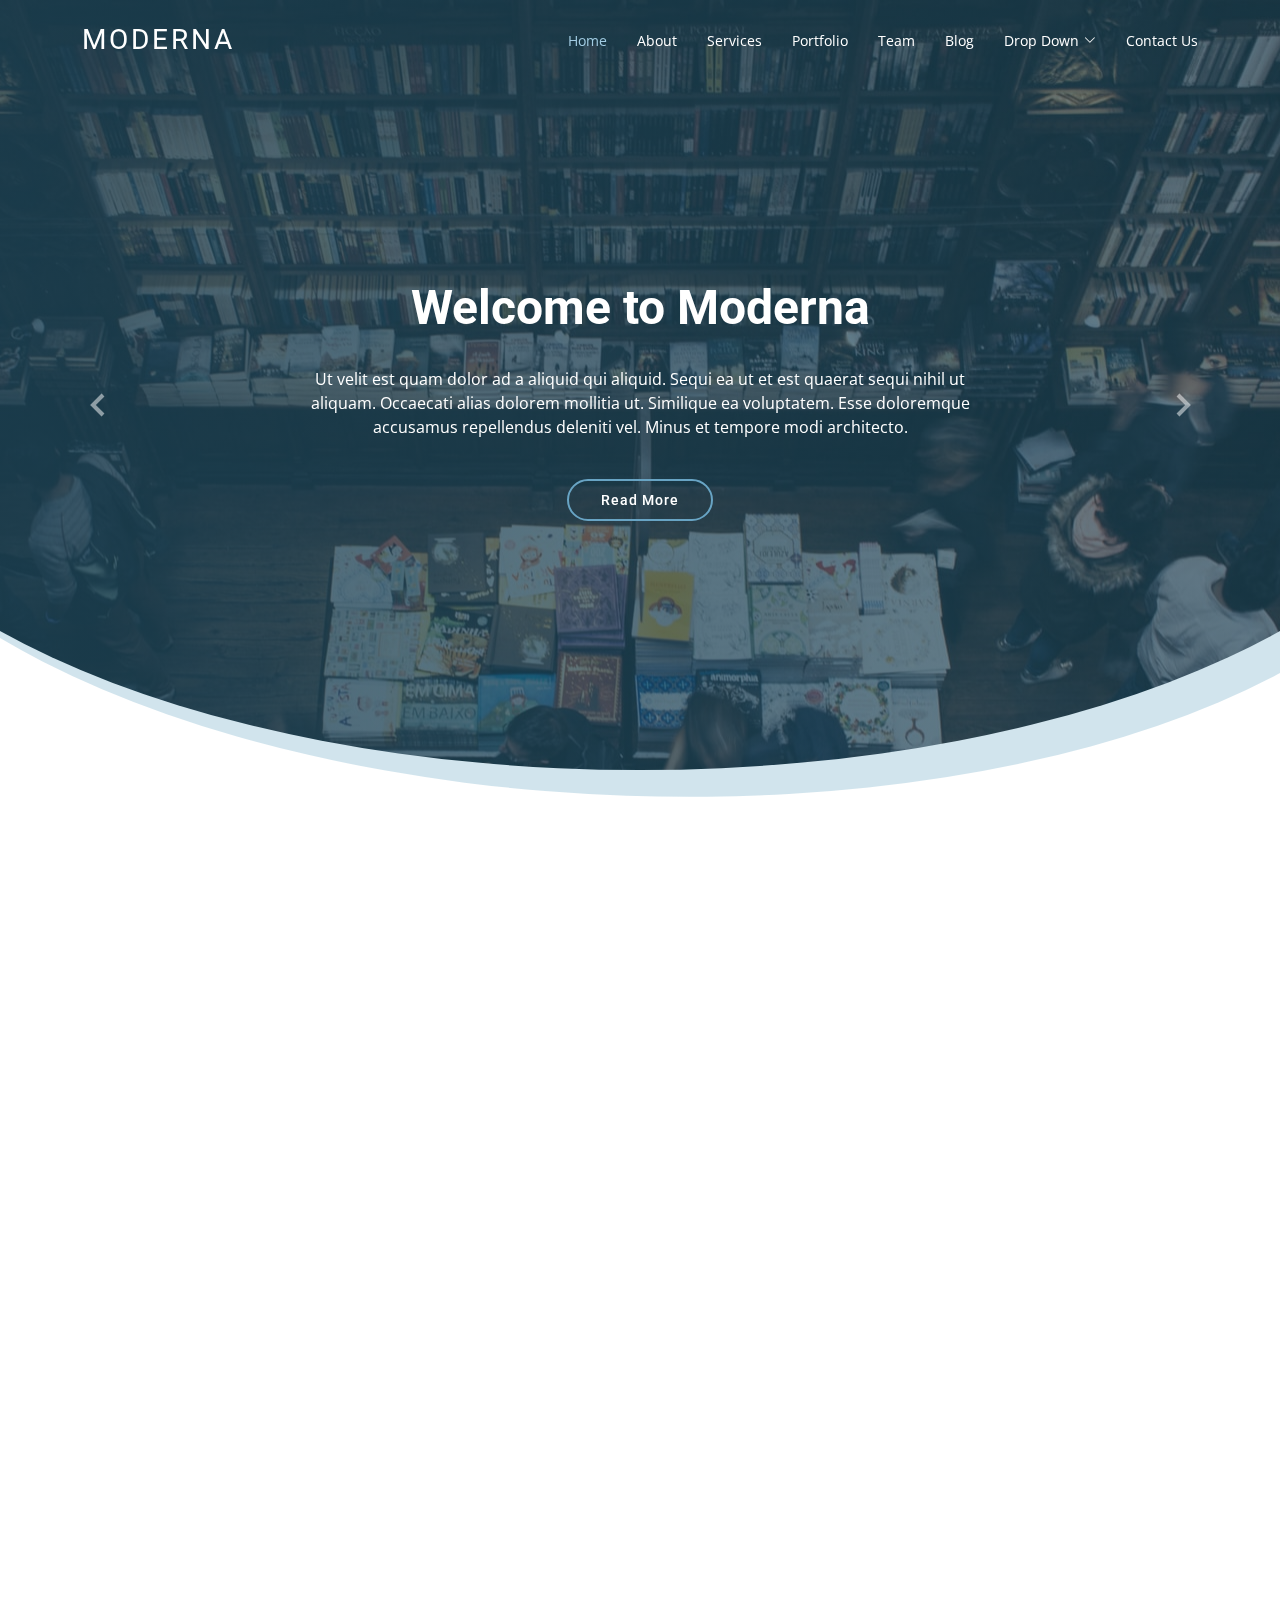
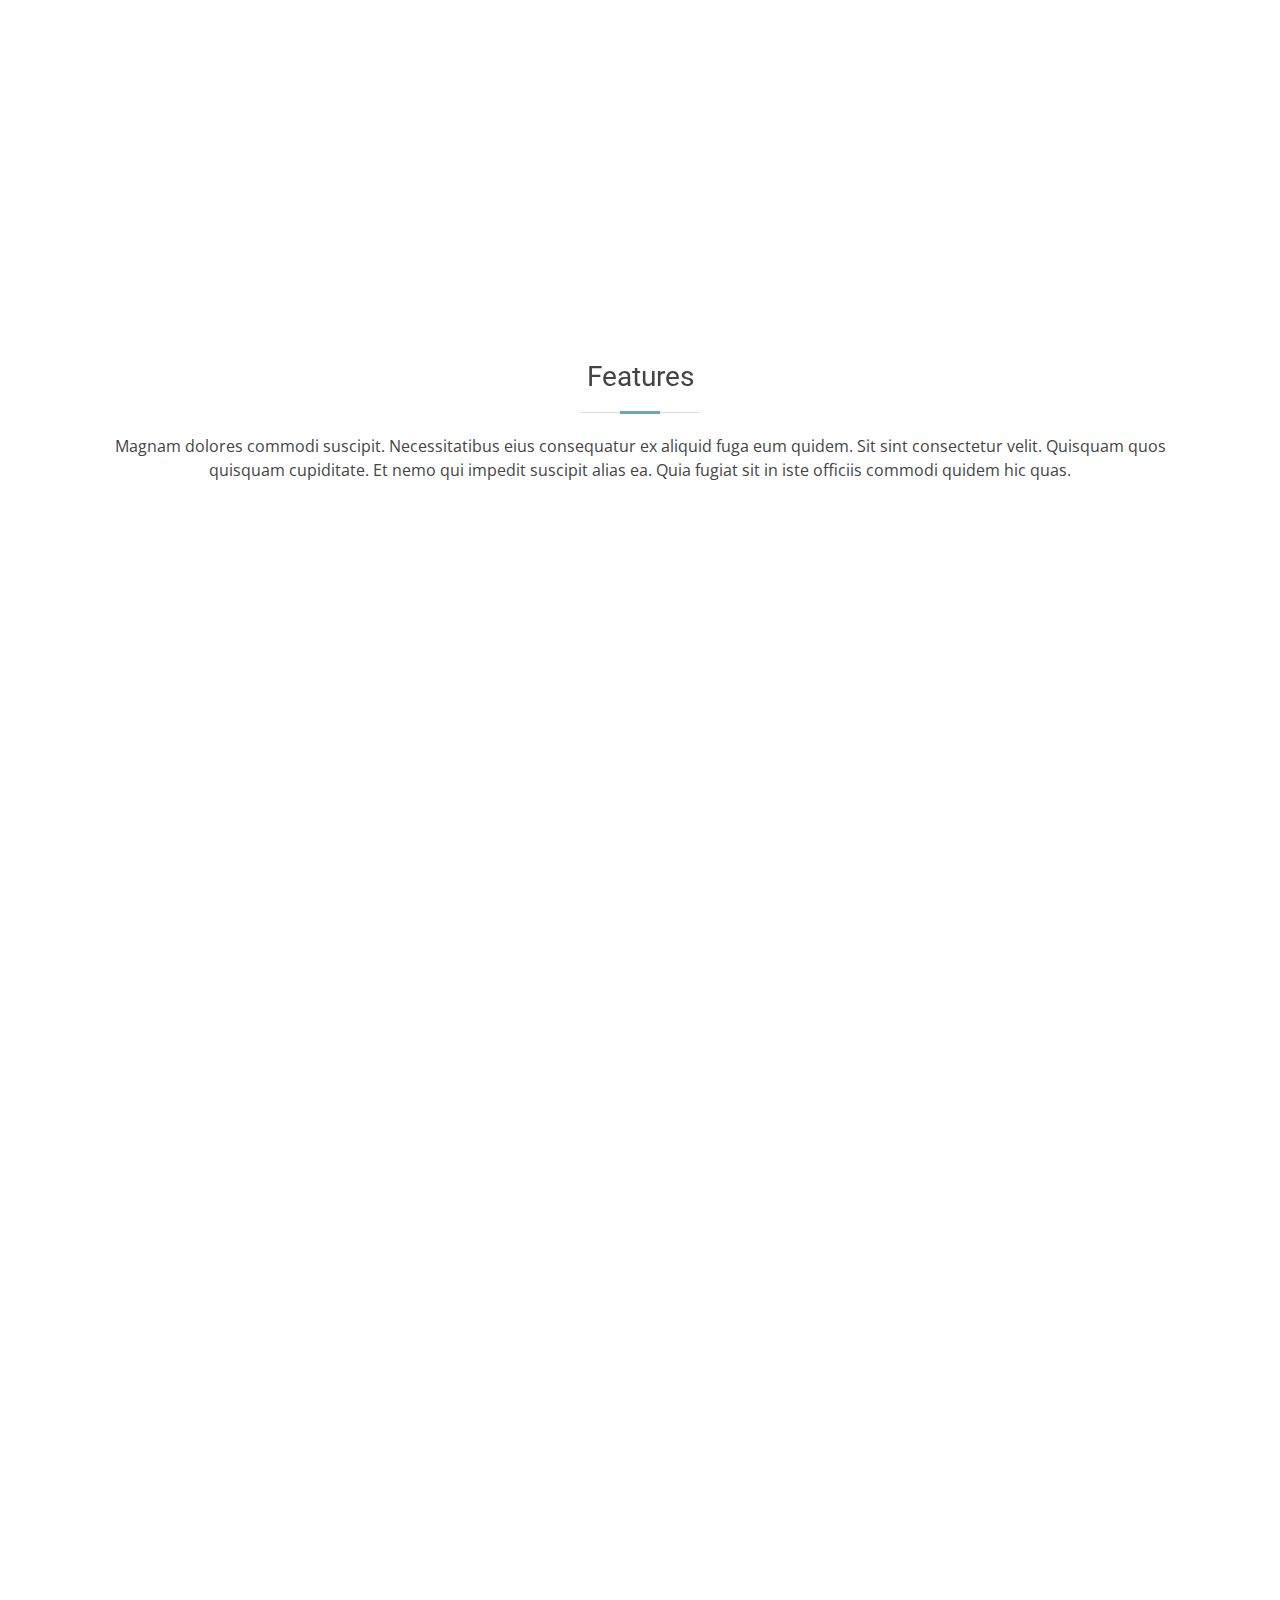
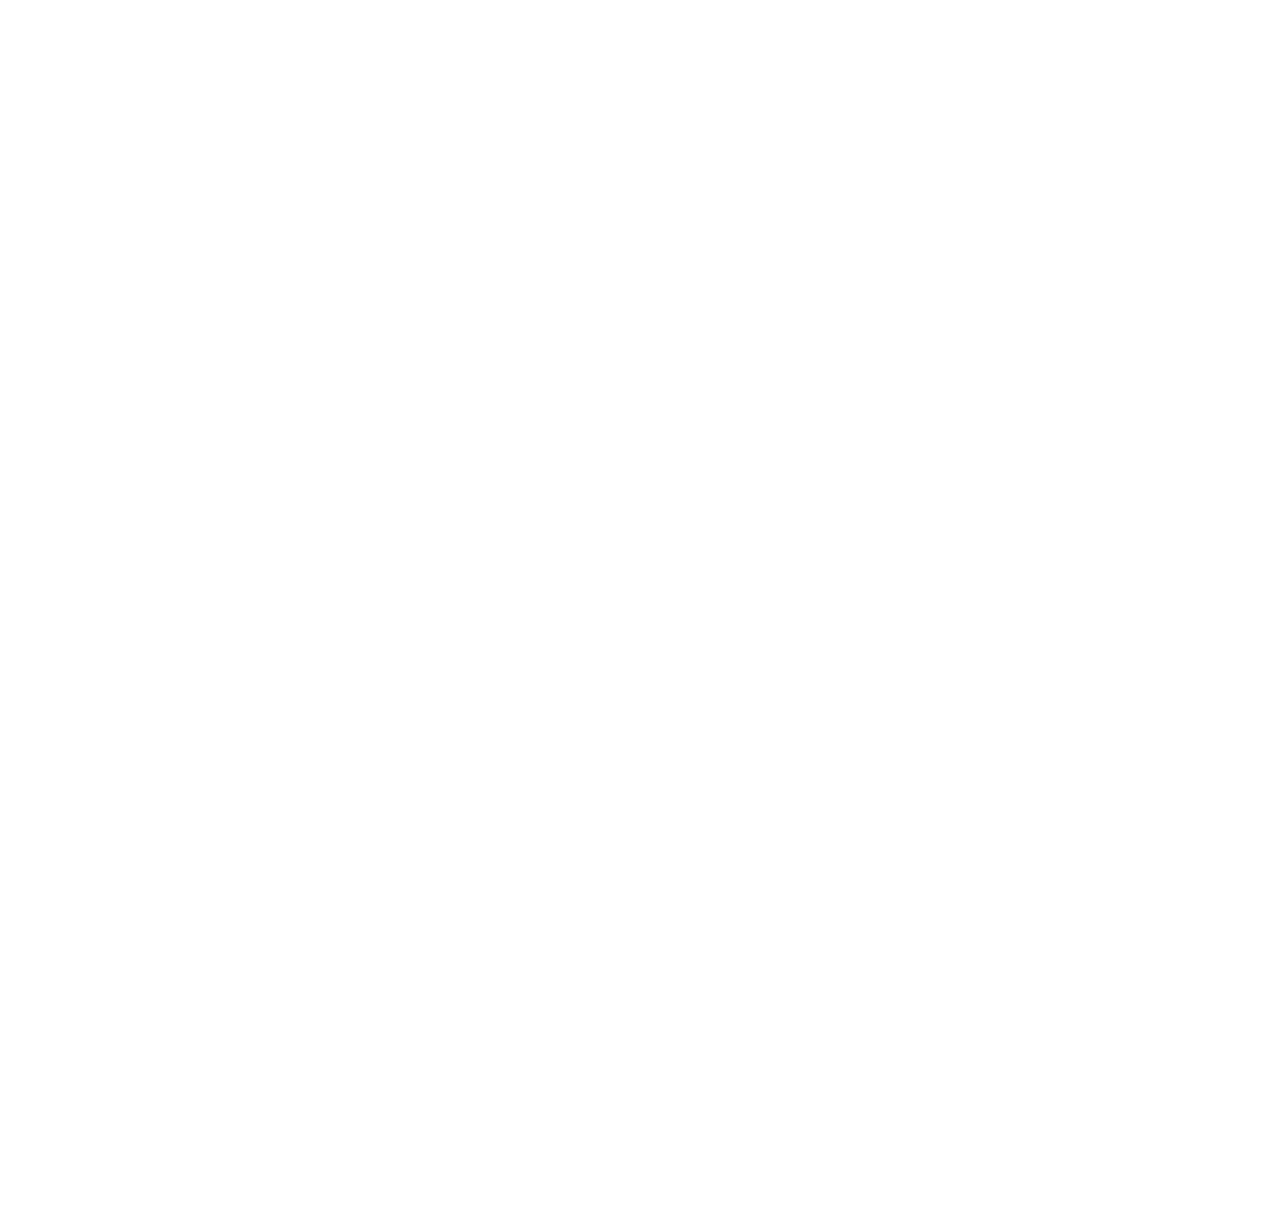
<file: Final_Project/Book_Shop/Moderna/index.html>
<!DOCTYPE html>
<html lang="en">

<head>
  <meta charset="utf-8">
  <meta content="width=device-width, initial-scale=1.0" name="viewport">

  <title>Moderna Bootstrap Template - Index</title>
  <meta content="" name="description">
  <meta content="" name="keywords">

  <!-- Favicons -->
  <link href="assets/img/favicon.png" rel="icon">
  <link href="assets/img/apple-touch-icon.png" rel="apple-touch-icon">

  <!-- Google Fonts -->
  <link href="https://fonts.googleapis.com/css?family=Open+Sans:300,300i,400,400i,600,600i,700,700i|Roboto:300,300i,400,400i,500,500i,700,700i&display=swap" rel="stylesheet">

  <!-- Vendor CSS Files -->
  <link href="assets/vendor/animate.css/animate.min.css" rel="stylesheet">
  <link href="assets/vendor/aos/aos.css" rel="stylesheet">
  <link href="assets/vendor/bootstrap/css/bootstrap.min.css" rel="stylesheet">
  <link href="assets/vendor/bootstrap-icons/bootstrap-icons.css" rel="stylesheet">
  <link href="assets/vendor/boxicons/css/boxicons.min.css" rel="stylesheet">
  <link href="assets/vendor/glightbox/css/glightbox.min.css" rel="stylesheet">
  <link href="assets/vendor/swiper/swiper-bundle.min.css" rel="stylesheet">

  <!-- Template Main CSS File -->
  <link href="assets/css/style.css" rel="stylesheet">

  <!-- =======================================================
  * Template Name: Moderna - v4.8.0
  * Template URL: https://bootstrapmade.com/free-bootstrap-template-corporate-moderna/
  * Author: BootstrapMade.com
  * License: https://bootstrapmade.com/license/
  ======================================================== -->
</head>

<body>

  <!-- ======= Header ======= -->
  <header id="header" class="fixed-top d-flex align-items-center header-transparent">
    <div class="container d-flex justify-content-between align-items-center">

      <div class="logo">
        <h1 class="text-light"><a href="index.html"><span>Moderna</span></a></h1>
        <!-- Uncomment below if you prefer to use an image logo -->
        <!-- <a href="index.html"><img src="assets/img/logo.png" alt="" class="img-fluid"></a>-->
      </div>

      <nav id="navbar" class="navbar">
        <ul>
          <li><a class="active " href="index.html">Home</a></li>
          <li><a href="about.html">About</a></li>
          <li><a href="services.html">Services</a></li>
          <li><a href="portfolio.html">Portfolio</a></li>
          <li><a href="team.html">Team</a></li>
          <li><a href="blog.html">Blog</a></li>
          <li class="dropdown"><a href="#"><span>Drop Down</span> <i class="bi bi-chevron-down"></i></a>
            <ul>
              <li><a href="#">Drop Down 1</a></li>
              <li class="dropdown"><a href="#"><span>Deep Drop Down</span> <i class="bi bi-chevron-right"></i></a>
                <ul>
                  <li><a href="#">Deep Drop Down 1</a></li>
                  <li><a href="#">Deep Drop Down 2</a></li>
                  <li><a href="#">Deep Drop Down 3</a></li>
                  <li><a href="#">Deep Drop Down 4</a></li>
                  <li><a href="#">Deep Drop Down 5</a></li>
                </ul>
              </li>
              <li><a href="#">Drop Down 2</a></li>
              <li><a href="#">Drop Down 3</a></li>
              <li><a href="#">Drop Down 4</a></li>
            </ul>
          </li>
          <li><a href="contact.html">Contact Us</a></li>
        </ul>
        <i class="bi bi-list mobile-nav-toggle"></i>
      </nav><!-- .navbar -->

    </div>
  </header><!-- End Header -->

  <!-- ======= Hero Section ======= -->
  <section id="hero" class="d-flex justify-cntent-center align-items-center">
    <div id="heroCarousel" class="container carousel carousel-fade" data-bs-ride="carousel" data-bs-interval="5000">

      <!-- Slide 1 -->
      <div class="carousel-item active">
        <div class="carousel-container">
          <h2 class="animate__animated animate__fadeInDown">Welcome to <span>Moderna</span></h2>
          <p class="animate__animated animate__fadeInUp">Ut velit est quam dolor ad a aliquid qui aliquid. Sequi ea ut et est quaerat sequi nihil ut aliquam. Occaecati alias dolorem mollitia ut. Similique ea voluptatem. Esse doloremque accusamus repellendus deleniti vel. Minus et tempore modi architecto.</p>
          <a href="" class="btn-get-started animate__animated animate__fadeInUp">Read More</a>
        </div>
      </div>

      <!-- Slide 2 -->
      <div class="carousel-item">
        <div class="carousel-container">
          <h2 class="animate__animated animate__fadeInDown">Lorem Ipsum Dolor</h2>
          <p class="animate__animated animate__fadeInUp">Ut velit est quam dolor ad a aliquid qui aliquid. Sequi ea ut et est quaerat sequi nihil ut aliquam. Occaecati alias dolorem mollitia ut. Similique ea voluptatem. Esse doloremque accusamus repellendus deleniti vel. Minus et tempore modi architecto.</p>
          <a href="" class="btn-get-started animate__animated animate__fadeInUp">Read More</a>
        </div>
      </div>

      <!-- Slide 3 -->
      <div class="carousel-item">
        <div class="carousel-container">
          <h2 class="animate__animated animate__fadeInDown">Sequi ea ut et est quaerat</h2>
          <p class="animate__animated animate__fadeInUp">Ut velit est quam dolor ad a aliquid qui aliquid. Sequi ea ut et est quaerat sequi nihil ut aliquam. Occaecati alias dolorem mollitia ut. Similique ea voluptatem. Esse doloremque accusamus repellendus deleniti vel. Minus et tempore modi architecto.</p>
          <a href="" class="btn-get-started animate__animated animate__fadeInUp">Read More</a>
        </div>
      </div>

      <a class="carousel-control-prev" href="#heroCarousel" role="button" data-bs-slide="prev">
        <span class="carousel-control-prev-icon bx bx-chevron-left" aria-hidden="true"></span>
      </a>

      <a class="carousel-control-next" href="#heroCarousel" role="button" data-bs-slide="next">
        <span class="carousel-control-next-icon bx bx-chevron-right" aria-hidden="true"></span>
      </a>

    </div>
  </section><!-- End Hero -->

  <main id="main">

    <!-- ======= Services Section ======= -->
    <section class="services">
      <div class="container">

        <div class="row">
          <div class="col-md-6 col-lg-3 d-flex align-items-stretch" data-aos="fade-up">
            <div class="icon-box icon-box-pink">
              <div class="icon"><i class="bx bxl-dribbble"></i></div>
              <h4 class="title"><a href="">Lorem Ipsum</a></h4>
              <p class="description">Voluptatum deleniti atque corrupti quos dolores et quas molestias excepturi sint occaecati cupiditate non provident</p>
            </div>
          </div>

          <div class="col-md-6 col-lg-3 d-flex align-items-stretch" data-aos="fade-up" data-aos-delay="100">
            <div class="icon-box icon-box-cyan">
              <div class="icon"><i class="bx bx-file"></i></div>
              <h4 class="title"><a href="">Sed ut perspiciatis</a></h4>
              <p class="description">Duis aute irure dolor in reprehenderit in voluptate velit esse cillum dolore eu fugiat nulla pariatur</p>
            </div>
          </div>

          <div class="col-md-6 col-lg-3 d-flex align-items-stretch" data-aos="fade-up" data-aos-delay="200">
            <div class="icon-box icon-box-green">
              <div class="icon"><i class="bx bx-tachometer"></i></div>
              <h4 class="title"><a href="">Magni Dolores</a></h4>
              <p class="description">Excepteur sint occaecat cupidatat non proident, sunt in culpa qui officia deserunt mollit anim id est laborum</p>
            </div>
          </div>

          <div class="col-md-6 col-lg-3 d-flex align-items-stretch" data-aos="fade-up" data-aos-delay="200">
            <div class="icon-box icon-box-blue">
              <div class="icon"><i class="bx bx-world"></i></div>
              <h4 class="title"><a href="">Nemo Enim</a></h4>
              <p class="description">At vero eos et accusamus et iusto odio dignissimos ducimus qui blanditiis praesentium voluptatum deleniti atque</p>
            </div>
          </div>

        </div>

      </div>
    </section><!-- End Services Section -->

    <!-- ======= Why Us Section ======= -->
    <section class="why-us section-bg" data-aos="fade-up" date-aos-delay="200">
      <div class="container">

        <div class="row">
          <div class="col-lg-6 video-box">
            <img src="assets/img/why-us.jpg" class="img-fluid" alt="">
            <a href="https://www.youtube.com/watch?v=jDDaplaOz7Q" class="venobox play-btn mb-4" data-vbtype="video" data-autoplay="true"></a>
          </div>

          <div class="col-lg-6 d-flex flex-column justify-content-center p-5">

            <div class="icon-box">
              <div class="icon"><i class="bx bx-fingerprint"></i></div>
              <h4 class="title"><a href="">Lorem Ipsum</a></h4>
              <p class="description">Voluptatum deleniti atque corrupti quos dolores et quas molestias excepturi sint occaecati cupiditate non provident</p>
            </div>

            <div class="icon-box">
              <div class="icon"><i class="bx bx-gift"></i></div>
              <h4 class="title"><a href="">Nemo Enim</a></h4>
              <p class="description">At vero eos et accusamus et iusto odio dignissimos ducimus qui blanditiis praesentium voluptatum deleniti atque</p>
            </div>

          </div>
        </div>

      </div>
    </section><!-- End Why Us Section -->

    <!-- ======= Features Section ======= -->
    <section class="features">
      <div class="container">

        <div class="section-title">
          <h2>Features</h2>
          <p>Magnam dolores commodi suscipit. Necessitatibus eius consequatur ex aliquid fuga eum quidem. Sit sint consectetur velit. Quisquam quos quisquam cupiditate. Et nemo qui impedit suscipit alias ea. Quia fugiat sit in iste officiis commodi quidem hic quas.</p>
        </div>

        <div class="row" data-aos="fade-up">
          <div class="col-md-5">
            <img src="assets/img/features-1.svg" class="img-fluid" alt="">
          </div>
          <div class="col-md-7 pt-4">
            <h3>Voluptatem dignissimos provident quasi corporis voluptates sit assumenda.</h3>
            <p class="fst-italic">
              Lorem ipsum dolor sit amet, consectetur adipiscing elit, sed do eiusmod tempor incididunt ut labore et dolore
              magna aliqua.
            </p>
            <ul>
              <li><i class="bi bi-check"></i> Ullamco laboris nisi ut aliquip ex ea commodo consequat.</li>
              <li><i class="bi bi-check"></i> Duis aute irure dolor in reprehenderit in voluptate velit.</li>
            </ul>
          </div>
        </div>

        <div class="row" data-aos="fade-up">
          <div class="col-md-5 order-1 order-md-2">
            <img src="assets/img/features-2.svg" class="img-fluid" alt="">
          </div>
          <div class="col-md-7 pt-5 order-2 order-md-1">
            <h3>Corporis temporibus maiores provident</h3>
            <p class="fst-italic">
              Lorem ipsum dolor sit amet, consectetur adipiscing elit, sed do eiusmod tempor incididunt ut labore et dolore
              magna aliqua.
            </p>
            <p>
              Ullamco laboris nisi ut aliquip ex ea commodo consequat. Duis aute irure dolor in reprehenderit in voluptate
              velit esse cillum dolore eu fugiat nulla pariatur. Excepteur sint occaecat cupidatat non proident, sunt in
              culpa qui officia deserunt mollit anim id est laborum
            </p>
          </div>
        </div>

        <div class="row" data-aos="fade-up">
          <div class="col-md-5">
            <img src="assets/img/features-3.svg" class="img-fluid" alt="">
          </div>
          <div class="col-md-7 pt-5">
            <h3>Sunt consequatur ad ut est nulla consectetur reiciendis animi voluptas</h3>
            <p>Cupiditate placeat cupiditate placeat est ipsam culpa. Delectus quia minima quod. Sunt saepe odit aut quia voluptatem hic voluptas dolor doloremque.</p>
            <ul>
              <li><i class="bi bi-check"></i> Ullamco laboris nisi ut aliquip ex ea commodo consequat.</li>
              <li><i class="bi bi-check"></i> Duis aute irure dolor in reprehenderit in voluptate velit.</li>
              <li><i class="bi bi-check"></i> Facilis ut et voluptatem aperiam. Autem soluta ad fugiat.</li>
            </ul>
          </div>
        </div>

        <div class="row" data-aos="fade-up">
          <div class="col-md-5 order-1 order-md-2">
            <img src="assets/img/features-4.svg" class="img-fluid" alt="">
          </div>
          <div class="col-md-7 pt-5 order-2 order-md-1">
            <h3>Quas et necessitatibus eaque impedit ipsum animi consequatur incidunt in</h3>
            <p class="fst-italic">
              Lorem ipsum dolor sit amet, consectetur adipiscing elit, sed do eiusmod tempor incididunt ut labore et dolore
              magna aliqua.
            </p>
            <p>
              Ullamco laboris nisi ut aliquip ex ea commodo consequat. Duis aute irure dolor in reprehenderit in voluptate
              velit esse cillum dolore eu fugiat nulla pariatur. Excepteur sint occaecat cupidatat non proident, sunt in
              culpa qui officia deserunt mollit anim id est laborum
            </p>
          </div>
        </div>

      </div>
    </section><!-- End Features Section -->

  </main><!-- End #main -->

  <!-- ======= Footer ======= -->
  <footer id="footer" data-aos="fade-up" data-aos-easing="ease-in-out" data-aos-duration="500">

    <div class="footer-newsletter">
      <div class="container">
        <div class="row">
          <div class="col-lg-6">
            <h4>Our Newsletter</h4>
            <p>Tamen quem nulla quae legam multos aute sint culpa legam noster magna</p>
          </div>
          <div class="col-lg-6">
            <form action="" method="post">
              <input type="email" name="email"><input type="submit" value="Subscribe">
            </form>
          </div>
        </div>
      </div>
    </div>

    <div class="footer-top">
      <div class="container">
        <div class="row">

          <div class="col-lg-3 col-md-6 footer-links">
            <h4>Useful Links</h4>
            <ul>
              <li><i class="bx bx-chevron-right"></i> <a href="#">Home</a></li>
              <li><i class="bx bx-chevron-right"></i> <a href="#">About us</a></li>
              <li><i class="bx bx-chevron-right"></i> <a href="#">Services</a></li>
              <li><i class="bx bx-chevron-right"></i> <a href="#">Terms of service</a></li>
              <li><i class="bx bx-chevron-right"></i> <a href="#">Privacy policy</a></li>
            </ul>
          </div>

          <div class="col-lg-3 col-md-6 footer-links">
            <h4>Our Services</h4>
            <ul>
              <li><i class="bx bx-chevron-right"></i> <a href="#">Web Design</a></li>
              <li><i class="bx bx-chevron-right"></i> <a href="#">Web Development</a></li>
              <li><i class="bx bx-chevron-right"></i> <a href="#">Product Management</a></li>
              <li><i class="bx bx-chevron-right"></i> <a href="#">Marketing</a></li>
              <li><i class="bx bx-chevron-right"></i> <a href="#">Graphic Design</a></li>
            </ul>
          </div>

          <div class="col-lg-3 col-md-6 footer-contact">
            <h4>Contact Us</h4>
            <p>
              A108 Adam Street <br>
              New York, NY 535022<br>
              United States <br><br>
              <strong>Phone:</strong> +1 5589 55488 55<br>
              <strong>Email:</strong> info@example.com<br>
            </p>

          </div>

          <div class="col-lg-3 col-md-6 footer-info">
            <h3>About Moderna</h3>
            <p>Cras fermentum odio eu feugiat lide par naso tierra. Justo eget nada terra videa magna derita valies darta donna mare fermentum iaculis eu non diam phasellus.</p>
            <div class="social-links mt-3">
              <a href="#" class="twitter"><i class="bx bxl-twitter"></i></a>
              <a href="#" class="facebook"><i class="bx bxl-facebook"></i></a>
              <a href="#" class="instagram"><i class="bx bxl-instagram"></i></a>
              <a href="#" class="linkedin"><i class="bx bxl-linkedin"></i></a>
            </div>
          </div>

        </div>
      </div>
    </div>

    <div class="container">
      <div class="copyright">
        &copy; Copyright <strong><span>Moderna</span></strong>. All Rights Reserved
      </div>
      <div class="credits">
        <!-- All the links in the footer should remain intact. -->
        <!-- You can delete the links only if you purchased the pro version. -->
        <!-- Licensing information: https://bootstrapmade.com/license/ -->
        <!-- Purchase the pro version with working PHP/AJAX contact form: https://bootstrapmade.com/free-bootstrap-template-corporate-moderna/ -->
        Designed by <a href="https://bootstrapmade.com/">BootstrapMade</a>
      </div>
    </div>
  </footer><!-- End Footer -->

  <a href="#" class="back-to-top d-flex align-items-center justify-content-center"><i class="bi bi-arrow-up-short"></i></a>

  <!-- Vendor JS Files -->
  <script src="assets/vendor/purecounter/purecounter.js"></script>
  <script src="assets/vendor/aos/aos.js"></script>
  <script src="assets/vendor/bootstrap/js/bootstrap.bundle.min.js"></script>
  <script src="assets/vendor/glightbox/js/glightbox.min.js"></script>
  <script src="assets/vendor/isotope-layout/isotope.pkgd.min.js"></script>
  <script src="assets/vendor/swiper/swiper-bundle.min.js"></script>
  <script src="assets/vendor/waypoints/noframework.waypoints.js"></script>
  <script src="assets/vendor/php-email-form/validate.js"></script>

  <!-- Template Main JS File -->
  <script src="assets/js/main.js"></script>

</body>

</html>
</file>
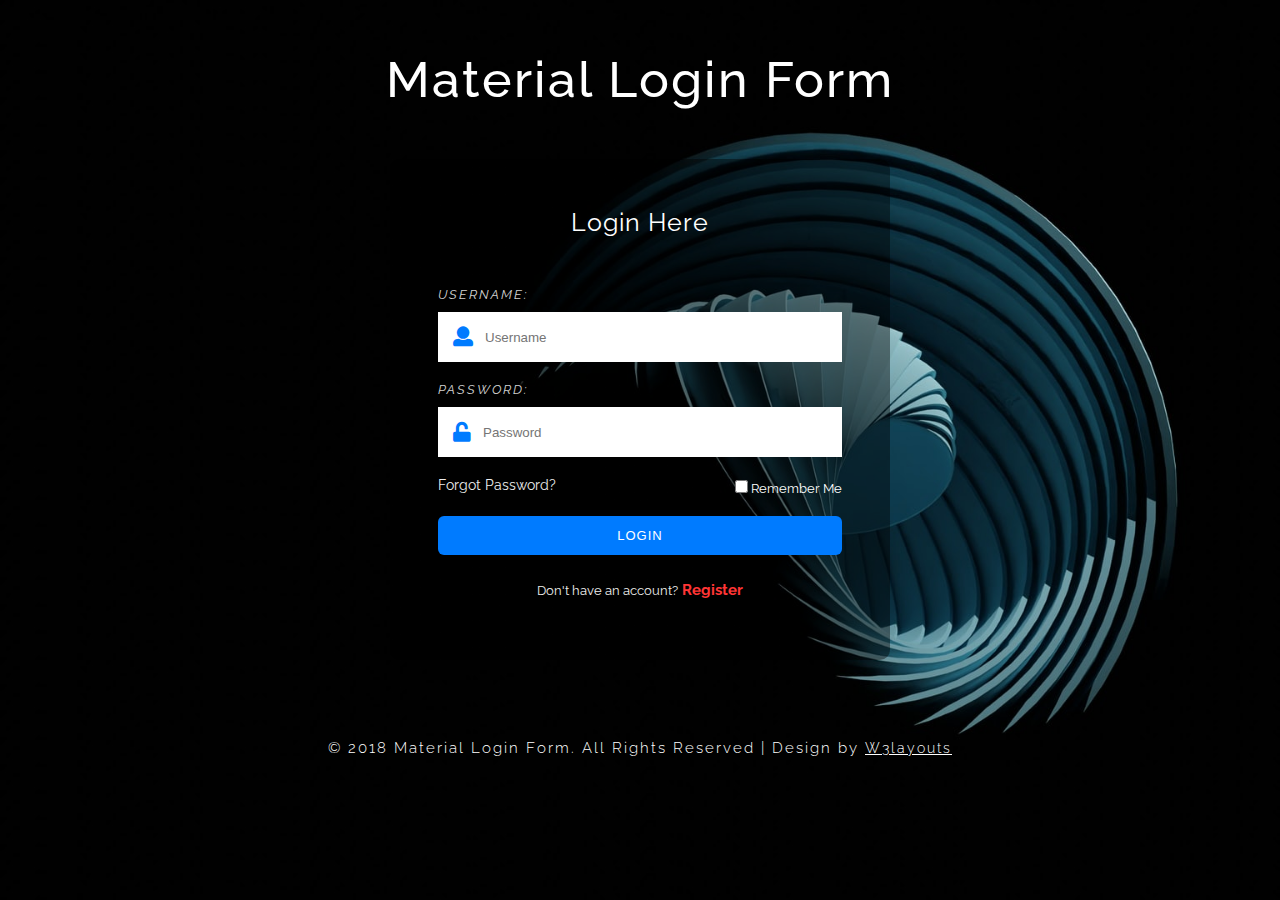
<file: Final_Project/Book_Shop/weblogin/index.html>
<!--A Design by W3layouts
Author: W3layout
Author URL: http://w3layouts.com
License: Creative Commons Attribution 3.0 Unported
License URL: http://creativecommons.org/licenses/by/3.0/
-->
<!DOCTYPE html>
<html lang="en">

<head>
    <title>Material Login Form a Responsive Widget Template :: w3layouts</title>
    <!-- meta tags -->
    <meta charset="UTF-8" />
    <meta name="viewport" content="width=device-width, initial-scale=1.0" />
    <meta name="keywords" content="Art Sign Up Form Responsive Widget, Audio and Video players, Login Form Web Template, Flat Pricing Tables, Flat Drop-Downs, Sign-Up Web Templates, 
		Flat Web Templates, Login Sign-up Responsive Web Template, Smartphone Compatible Web Template, Free Web Designs for Nokia, Samsung, LG, Sony Ericsson, Motorola Web Design"
    />
    <!-- /meta tags -->
    <!-- custom style sheet -->
    <link href="css/style.css" rel="stylesheet" type="text/css" />
    <!-- /custom style sheet -->
    <!-- fontawesome css -->
    <link href="css/fontawesome-all.css" rel="stylesheet" />
    <!-- /fontawesome css -->
    <!-- google fonts-->
    <link href="//fonts.googleapis.com/css?family=Raleway:100,100i,200,200i,300,300i,400,400i,500,500i,600,600i,700,700i,800,800i,900,900i"
        rel="stylesheet">
    <!-- /google fonts-->

</head>


<body>
    <h1>Material Login Form</h1>
    <div class=" w3l-login-form">
        <h2>Login Here</h2>
        <form action="#" method="POST">

            <div class=" w3l-form-group">
                <label>Username:</label>
                <div class="group">
                    <i class="fas fa-user"></i>
                    <input type="text" class="form-control" placeholder="Username" required="required" />
                </div>
            </div>
            <div class=" w3l-form-group">
                <label>Password:</label>
                <div class="group">
                    <i class="fas fa-unlock"></i>
                    <input type="password" class="form-control" placeholder="Password" required="required" />
                </div>
            </div>
            <div class="forgot">
                <a href="#">Forgot Password?</a>
                <p><input type="checkbox">Remember Me</p>
            </div>
            <button type="submit">Login</button>
        </form>
        <p class=" w3l-register-p">Don't have an account?<a href="#" class="register"> Register</a></p>
    </div>
    <footer>
        <p class="copyright-agileinfo"> &copy; 2018 Material Login Form. All Rights Reserved | Design by <a href="http://w3layouts.com">W3layouts</a></p>
    </footer>

</body>

</html>
</file>
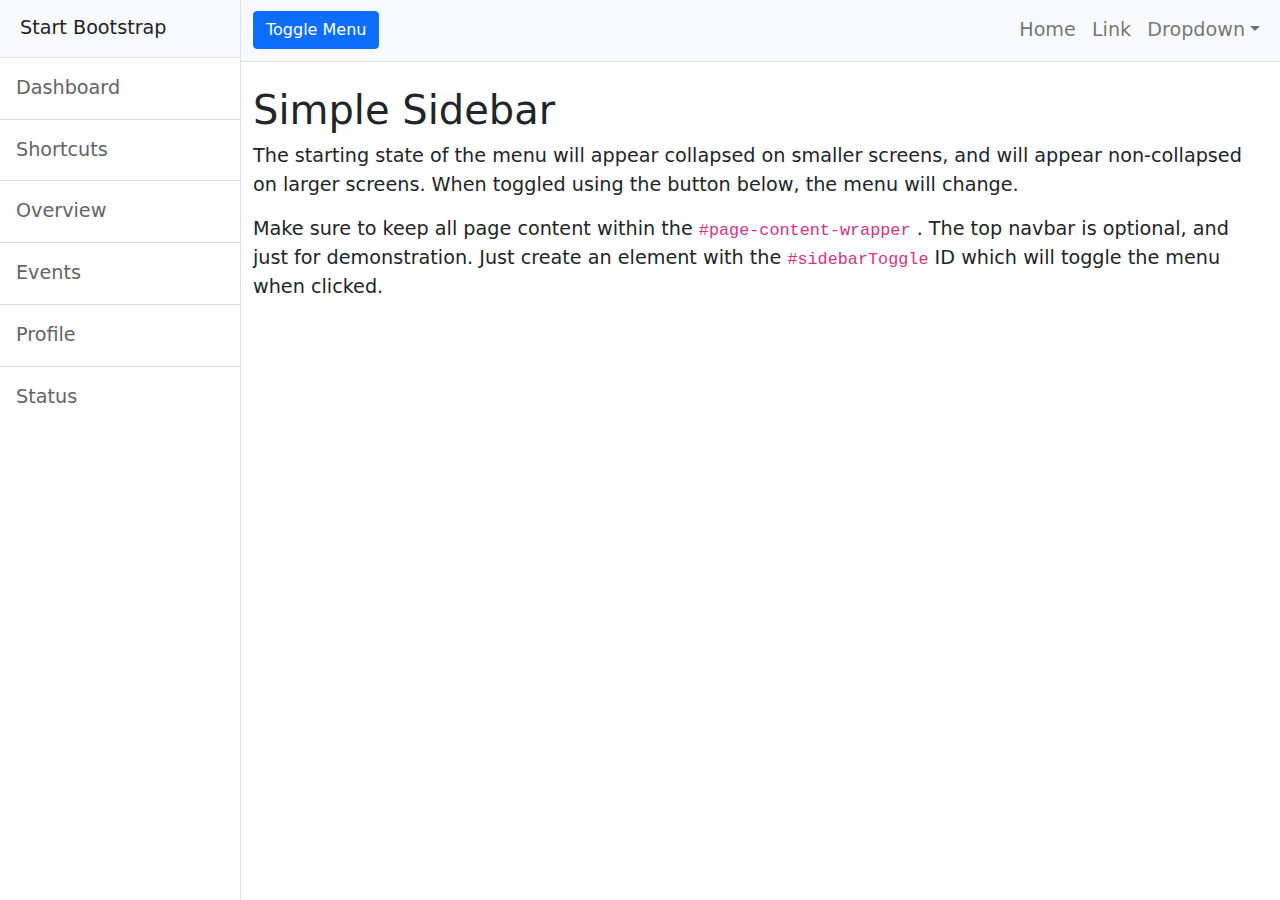
<file: Final_Project/Book_Shop/webpanel/index.html>
<!DOCTYPE html>
<html lang="en">
    <head>
        <meta charset="utf-8" />
        <meta name="viewport" content="width=device-width, initial-scale=1, shrink-to-fit=no" />
        <meta name="description" content="" />
        <meta name="author" content="" />
        <title>Simple Sidebar - Start Bootstrap Template</title>
        <!-- Favicon-->
        <link rel="icon" type="image/x-icon" href="assets/favicon.ico" />
        <!-- Core theme CSS (includes Bootstrap)-->
        <link href="css/styles.css" rel="stylesheet" />
    </head>
    <body>
        <div class="d-flex" id="wrapper">
            <!-- Sidebar-->
            <div class="border-end bg-white" id="sidebar-wrapper">
                <div class="sidebar-heading border-bottom bg-light">Start Bootstrap</div>
                <div class="list-group list-group-flush">
                    <a class="list-group-item list-group-item-action list-group-item-light p-3" href="#!">Dashboard</a>
                    <a class="list-group-item list-group-item-action list-group-item-light p-3" href="#!">Shortcuts</a>
                    <a class="list-group-item list-group-item-action list-group-item-light p-3" href="#!">Overview</a>
                    <a class="list-group-item list-group-item-action list-group-item-light p-3" href="#!">Events</a>
                    <a class="list-group-item list-group-item-action list-group-item-light p-3" href="#!">Profile</a>
                    <a class="list-group-item list-group-item-action list-group-item-light p-3" href="#!">Status</a>
                </div>
            </div>
            <!-- Page content wrapper-->
            <div id="page-content-wrapper">
                <!-- Top navigation-->
                <nav class="navbar navbar-expand-lg navbar-light bg-light border-bottom">
                    <div class="container-fluid">
                        <button class="btn btn-primary" id="sidebarToggle">Toggle Menu</button>
                        <button class="navbar-toggler" type="button" data-bs-toggle="collapse" data-bs-target="#navbarSupportedContent" aria-controls="navbarSupportedContent" aria-expanded="false" aria-label="Toggle navigation"><span class="navbar-toggler-icon"></span></button>
                        <div class="collapse navbar-collapse" id="navbarSupportedContent">
                            <ul class="navbar-nav ms-auto mt-2 mt-lg-0">
                                <li class="nav-item active"><a class="nav-link" href="#!">Home</a></li>
                                <li class="nav-item"><a class="nav-link" href="#!">Link</a></li>
                                <li class="nav-item dropdown">
                                    <a class="nav-link dropdown-toggle" id="navbarDropdown" href="#" role="button" data-bs-toggle="dropdown" aria-haspopup="true" aria-expanded="false">Dropdown</a>
                                    <div class="dropdown-menu dropdown-menu-end" aria-labelledby="navbarDropdown">
                                        <a class="dropdown-item" href="#!">Action</a>
                                        <a class="dropdown-item" href="#!">Another action</a>
                                        <div class="dropdown-divider"></div>
                                        <a class="dropdown-item" href="#!">Something else here</a>
                                    </div>
                                </li>
                            </ul>
                        </div>
                    </div>
                </nav>
                <!-- Page content-->
                <div class="container-fluid">
                    <h1 class="mt-4">Simple Sidebar</h1>
                    <p>The starting state of the menu will appear collapsed on smaller screens, and will appear non-collapsed on larger screens. When toggled using the button below, the menu will change.</p>
                    <p>
                        Make sure to keep all page content within the
                        <code>#page-content-wrapper</code>
                        . The top navbar is optional, and just for demonstration. Just create an element with the
                        <code>#sidebarToggle</code>
                        ID which will toggle the menu when clicked.
                    </p>
                </div>
            </div>
        </div>
        <!-- Bootstrap core JS-->
        <script src="https://cdn.jsdelivr.net/npm/bootstrap@5.1.3/dist/js/bootstrap.bundle.min.js"></script>
        <!-- Core theme JS-->
        <script src="js/scripts.js"></script>
    </body>
</html>
</file>
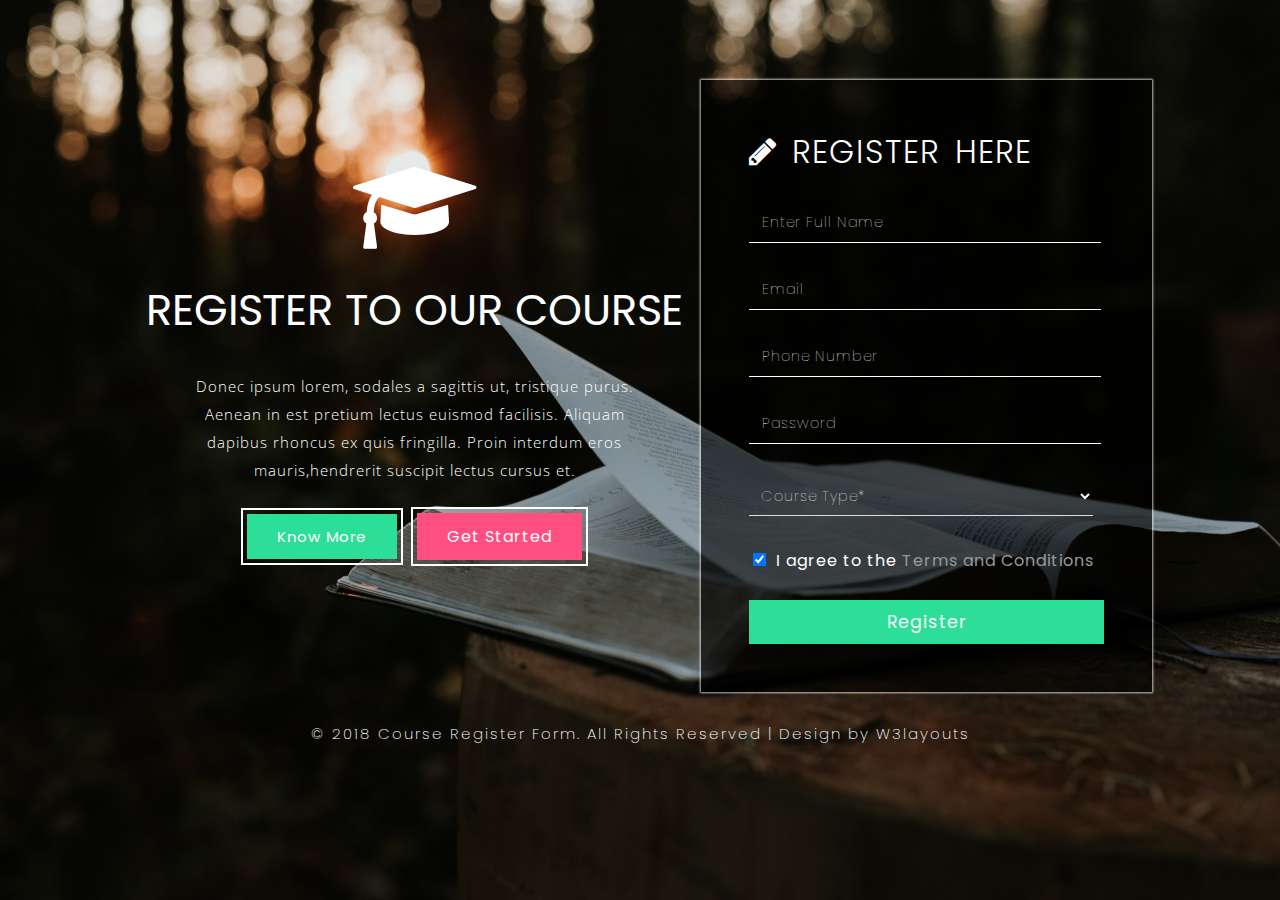
<file: Final_Project/Book_Shop/webregister/index.html>
<!--A Design by W3layouts
Author: W3layouts
Author URL: http://w3layouts.com
License: Creative Commons Attribution 3.0 Unported
License URL: http://creativecommons.org/licenses/by/3.0/
-->
<!DOCTYPE html>
<html lang="en">
<head>
<title>Course Register Form a Flat Responsive Widget Template :: w3layouts</title>
<!-- custom-theme -->
<meta name="viewport" content="width=device-width, initial-scale=1">
<meta http-equiv="Content-Type" content="text/html; charset=utf-8" />
<meta name="keywords" content="Course Register Form Responsive web template, Bootstrap Web Templates, Flat Web Templates, Android Compatible web template, 
Smartphone Compatible web template, free webdesigns for Nokia, Samsung, LG, SonyEricsson, Motorola web design" />
<script type="application/x-javascript"> addEventListener("load", function() { setTimeout(hideURLbar, 0); }, false);
		function hideURLbar(){ window.scrollTo(0,1); } </script>
<!-- //custom-theme -->
<!-- css files -->
<link href="//fonts.googleapis.com/css?family=Poppins:100,100i,200,200i,300,300i,400,400i,500,500i,600,600i,700,700i,800,800i,900,900i&amp;subset=devanagari,latin-ext" rel="stylesheet">
<link href="//fonts.googleapis.com/css?family=Open+Sans:300,300i,400,400i,600,600i,700,700i,800,800i&amp;subset=cyrillic,cyrillic-ext,greek,greek-ext,latin-ext,vietnamese" rel="stylesheet">
<link href="css/style.css" type="text/css" rel="stylesheet" media="all">   
<!-- //css files -->

<link rel="stylesheet" href="css/font-awesome.css"> <!-- Font-Awesome-Icons-CSS -->

</head>
<!-- body starts -->
<body>
<!-- section -->
<section class="register">
	<div class="register-full">
		<div class="register-left">
			<div class="register">
				<div class="logo">
					<a href="#"><span class="fa fa-graduation-cap" aria-hidden="true"></span></a>
				</div>
				<h1>Register to our course</h1>
				<p>Donec ipsum lorem, sodales a sagittis ut, tristique purus. Aenean in est pretium lectus euismod facilisis.
				 Aliquam dapibus rhoncus ex quis fringilla. Proin interdum eros mauris,hendrerit suscipit lectus cursus et.</p>
				<div class="content3">
					<ul>
						<li><a class="" href="#"> Know More</a></li>
						<li><a class="read" href="#"> Get Started</a></li>
					</ul>
				</div>
			</div>
		</div>
		<div class="register-right">
			<div class="register-in">
				<h2><span class="fa fa-pencil"></span> register here</h2>
				<div class="register-form">
					<form action="#" method="post">
						<div class="fields-grid">
							<div class="styled-input agile-styled-input-top">
								<input type="text" name="First name" required=""> 
								<label>Enter Full Name</label>
								<span></span>
							</div>
							<div class="styled-input">
								<input type="email" name="Email" required="">
								<label>Email</label>
								<span></span>
							</div>
							<div class="styled-input">
								<input type="tel" name="Phone" required="">
								<label>Phone Number</label>
								<span></span>
							</div>
							<div class="styled-input">
								<input type="password" name="password" required="">
								<label>Password</label>
								<span></span>
							</div>
							<div class="styled-input agile-styled-input-top">
								<select id="category2" required="">
									<option value="">Course Type*</option>
									<option value="">Diploma</option>
									<option value="">Full time</option>
									<option value="">Part time</option>
									<option value="">Higher degree</option>
									<option value="">Graduate</option>
									<option value="">Pg</option>
									<option value="">Degree</option>
								</select>
								<span></span>
							</div>
							<div class="clear"> </div>
							 <label class="checkbox"><input type="checkbox" name="checkbox" checked><i></i>I agree to the <a href="#">Terms and Conditions</a></label>
						</div>
						<input type="submit" value="Register">
					</form>
				</div>
			</div>
			<div class="clear"> </div>
		</div>
	<div class="clear"> </div>
	</div>
	<!-- copyright -->
	<p class="agile-copyright">© 2018 Course Register Form. All Rights Reserved | Design by <a href="https://w3layouts.com/" target="_blank">W3layouts</a></p>
	<!-- //copyright -->
</section>
<!-- //section -->
</body>	
<!-- //body ends -->
</html>
</file>
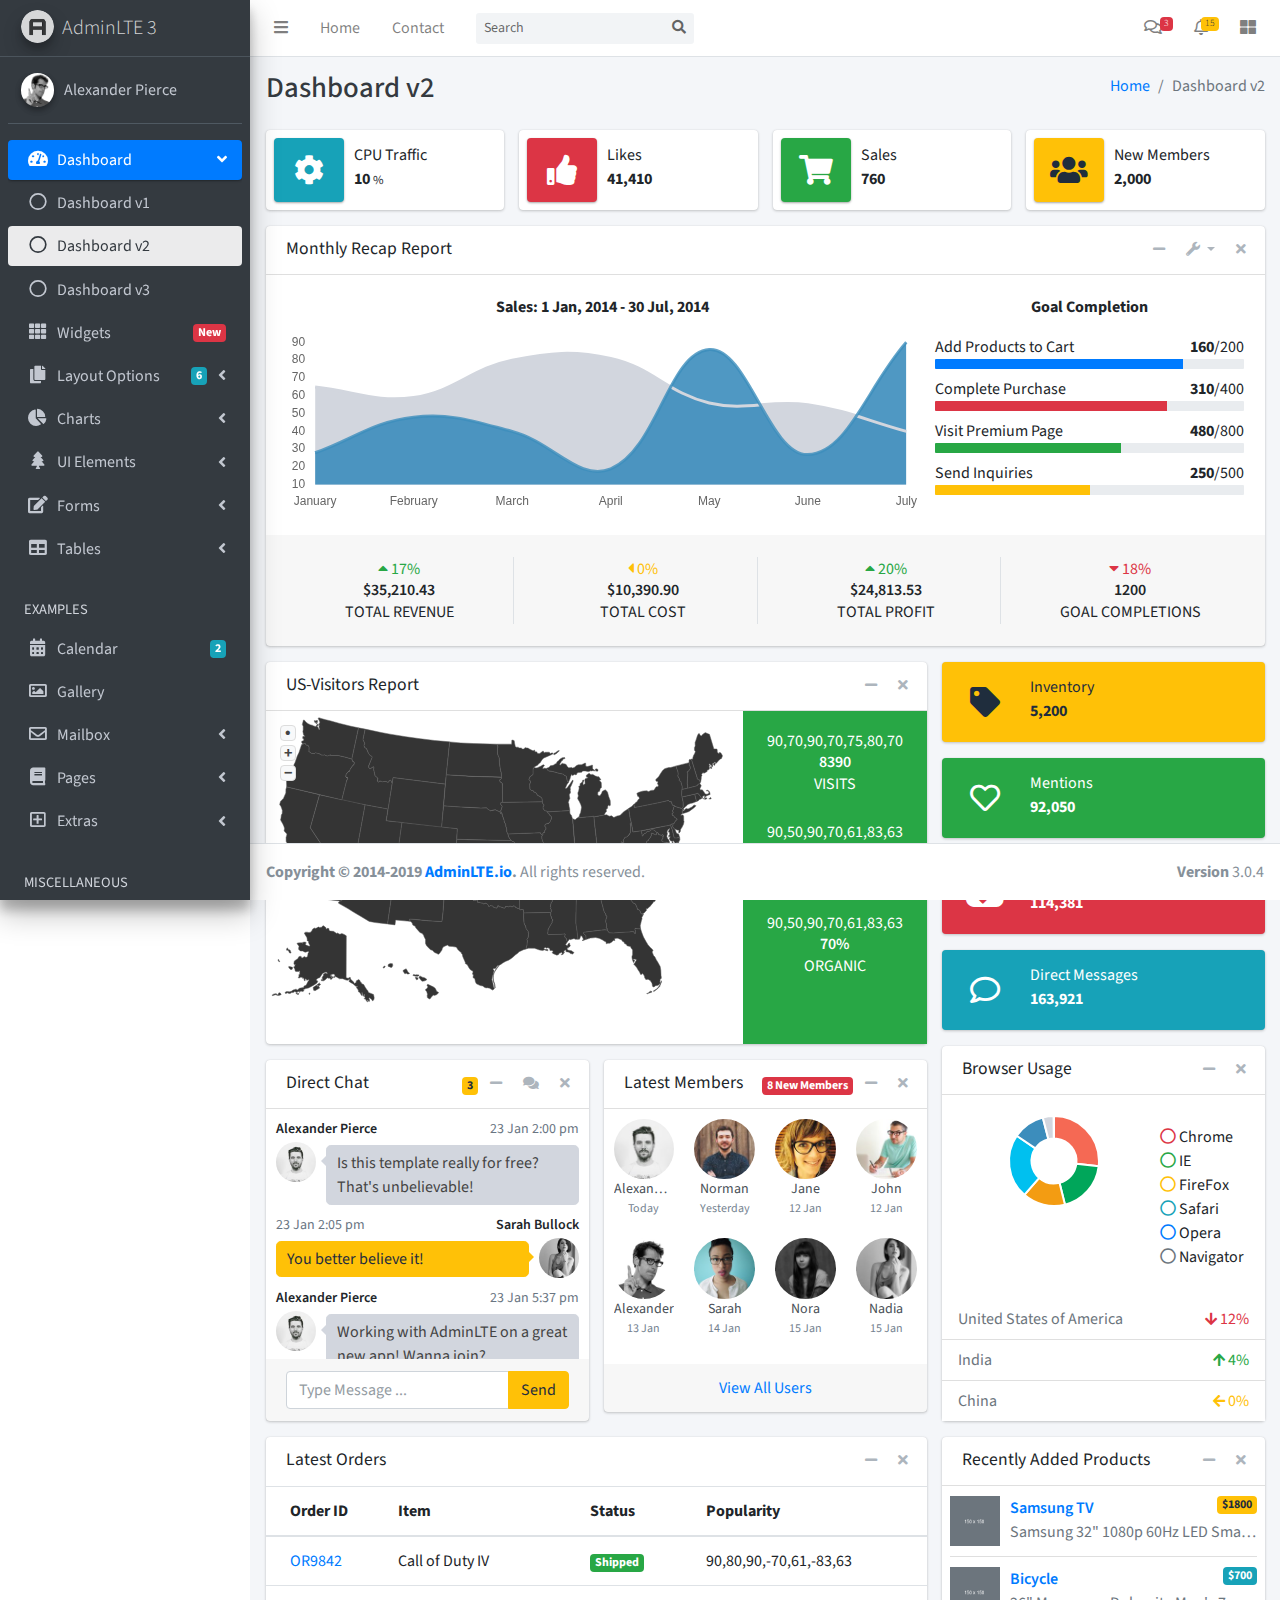
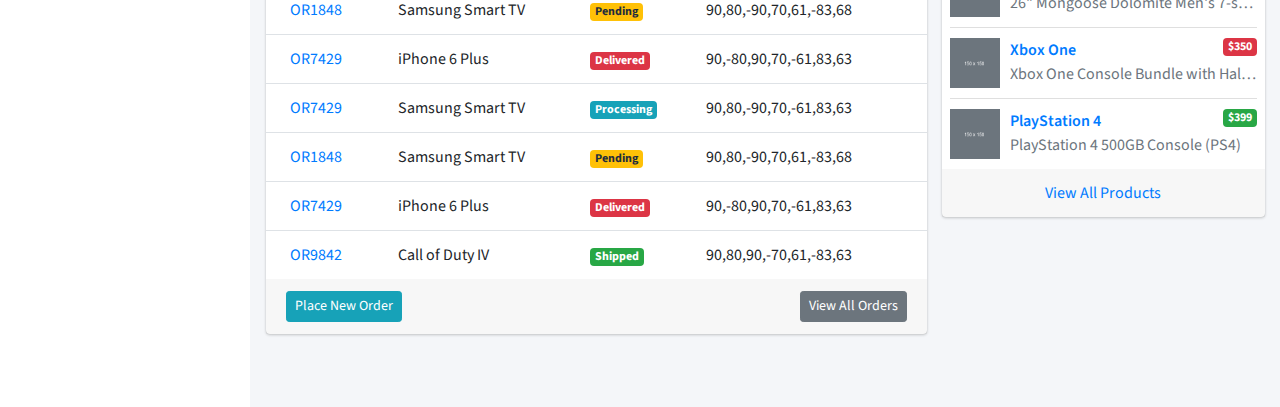
<file: Final_Project/Book_Shop/AdminLTE-3.0.4/index2.html>
<!DOCTYPE html>
<html lang="en">
<head>
  <meta charset="utf-8">
  <meta name="viewport" content="width=device-width, initial-scale=1">
  <meta http-equiv="x-ua-compatible" content="ie=edge">

  <title>AdminLTE 3 | Dashboard 2</title>

  <!-- Font Awesome Icons -->
  <link rel="stylesheet" href="plugins/fontawesome-free/css/all.min.css">
  <!-- overlayScrollbars -->
  <link rel="stylesheet" href="plugins/overlayScrollbars/css/OverlayScrollbars.min.css">
  <!-- Theme style -->
  <link rel="stylesheet" href="dist/css/adminlte.min.css">
  <!-- Google Font: Source Sans Pro -->
  <link href="https://fonts.googleapis.com/css?family=Source+Sans+Pro:300,400,400i,700" rel="stylesheet">
</head>
<body class="hold-transition sidebar-mini layout-fixed layout-navbar-fixed layout-footer-fixed">
<div class="wrapper">
  <!-- Navbar -->
  <nav class="main-header navbar navbar-expand navbar-white navbar-light">
    <!-- Left navbar links -->
    <ul class="navbar-nav">
      <li class="nav-item">
        <a class="nav-link" data-widget="pushmenu" href="#" role="button"><i class="fas fa-bars"></i></a>
      </li>
      <li class="nav-item d-none d-sm-inline-block">
        <a href="index3.html" class="nav-link">Home</a>
      </li>
      <li class="nav-item d-none d-sm-inline-block">
        <a href="#" class="nav-link">Contact</a>
      </li>
    </ul>

    <!-- SEARCH FORM -->
    <form class="form-inline ml-3">
      <div class="input-group input-group-sm">
        <input class="form-control form-control-navbar" type="search" placeholder="Search" aria-label="Search">
        <div class="input-group-append">
          <button class="btn btn-navbar" type="submit">
            <i class="fas fa-search"></i>
          </button>
        </div>
      </div>
    </form>

    <!-- Right navbar links -->
    <ul class="navbar-nav ml-auto">
      <!-- Messages Dropdown Menu -->
      <li class="nav-item dropdown">
        <a class="nav-link" data-toggle="dropdown" href="#">
          <i class="far fa-comments"></i>
          <span class="badge badge-danger navbar-badge">3</span>
        </a>
        <div class="dropdown-menu dropdown-menu-lg dropdown-menu-right">
          <a href="#" class="dropdown-item">
            <!-- Message Start -->
            <div class="media">
              <img src="dist/img/user1-128x128.jpg" alt="User Avatar" class="img-size-50 mr-3 img-circle">
              <div class="media-body">
                <h3 class="dropdown-item-title">
                  Brad Diesel
                  <span class="float-right text-sm text-danger"><i class="fas fa-star"></i></span>
                </h3>
                <p class="text-sm">Call me whenever you can...</p>
                <p class="text-sm text-muted"><i class="far fa-clock mr-1"></i> 4 Hours Ago</p>
              </div>
            </div>
            <!-- Message End -->
          </a>
          <div class="dropdown-divider"></div>
          <a href="#" class="dropdown-item">
            <!-- Message Start -->
            <div class="media">
              <img src="dist/img/user8-128x128.jpg" alt="User Avatar" class="img-size-50 img-circle mr-3">
              <div class="media-body">
                <h3 class="dropdown-item-title">
                  John Pierce
                  <span class="float-right text-sm text-muted"><i class="fas fa-star"></i></span>
                </h3>
                <p class="text-sm">I got your message bro</p>
                <p class="text-sm text-muted"><i class="far fa-clock mr-1"></i> 4 Hours Ago</p>
              </div>
            </div>
            <!-- Message End -->
          </a>
          <div class="dropdown-divider"></div>
          <a href="#" class="dropdown-item">
            <!-- Message Start -->
            <div class="media">
              <img src="dist/img/user3-128x128.jpg" alt="User Avatar" class="img-size-50 img-circle mr-3">
              <div class="media-body">
                <h3 class="dropdown-item-title">
                  Nora Silvester
                  <span class="float-right text-sm text-warning"><i class="fas fa-star"></i></span>
                </h3>
                <p class="text-sm">The subject goes here</p>
                <p class="text-sm text-muted"><i class="far fa-clock mr-1"></i> 4 Hours Ago</p>
              </div>
            </div>
            <!-- Message End -->
          </a>
          <div class="dropdown-divider"></div>
          <a href="#" class="dropdown-item dropdown-footer">See All Messages</a>
        </div>
      </li>
      <!-- Notifications Dropdown Menu -->
      <li class="nav-item dropdown">
        <a class="nav-link" data-toggle="dropdown" href="#">
          <i class="far fa-bell"></i>
          <span class="badge badge-warning navbar-badge">15</span>
        </a>
        <div class="dropdown-menu dropdown-menu-lg dropdown-menu-right">
          <span class="dropdown-item dropdown-header">15 Notifications</span>
          <div class="dropdown-divider"></div>
          <a href="#" class="dropdown-item">
            <i class="fas fa-envelope mr-2"></i> 4 new messages
            <span class="float-right text-muted text-sm">3 mins</span>
          </a>
          <div class="dropdown-divider"></div>
          <a href="#" class="dropdown-item">
            <i class="fas fa-users mr-2"></i> 8 friend requests
            <span class="float-right text-muted text-sm">12 hours</span>
          </a>
          <div class="dropdown-divider"></div>
          <a href="#" class="dropdown-item">
            <i class="fas fa-file mr-2"></i> 3 new reports
            <span class="float-right text-muted text-sm">2 days</span>
          </a>
          <div class="dropdown-divider"></div>
          <a href="#" class="dropdown-item dropdown-footer">See All Notifications</a>
        </div>
      </li>
      <li class="nav-item">
        <a class="nav-link" data-widget="control-sidebar" data-slide="true" href="#" role="button"><i
            class="fas fa-th-large"></i></a>
      </li>
    </ul>
  </nav>
  <!-- /.navbar -->

  <!-- Main Sidebar Container -->
  <aside class="main-sidebar sidebar-dark-primary elevation-4">
    <!-- Brand Logo -->
    <a href="index3.html" class="brand-link">
      <img src="dist/img/AdminLTELogo.png" alt="AdminLTE Logo" class="brand-image img-circle elevation-3"
           style="opacity: .8">
      <span class="brand-text font-weight-light">AdminLTE 3</span>
    </a>

    <!-- Sidebar -->
    <div class="sidebar">
      <!-- Sidebar user panel (optional) -->
      <div class="user-panel mt-3 pb-3 mb-3 d-flex">
        <div class="image">
          <img src="dist/img/user2-160x160.jpg" class="img-circle elevation-2" alt="User Image">
        </div>
        <div class="info">
          <a href="#" class="d-block">Alexander Pierce</a>
        </div>
      </div>

      <!-- Sidebar Menu -->
      <nav class="mt-2">
        <ul class="nav nav-pills nav-sidebar flex-column" data-widget="treeview" role="menu" data-accordion="false">
          <!-- Add icons to the links using the .nav-icon class
               with font-awesome or any other icon font library -->
          <li class="nav-item has-treeview menu-open">
            <a href="#" class="nav-link active">
              <i class="nav-icon fas fa-tachometer-alt"></i>
              <p>
                Dashboard
                <i class="right fas fa-angle-left"></i>
              </p>
            </a>
            <ul class="nav nav-treeview">
              <li class="nav-item">
                <a href="./index.html" class="nav-link">
                  <i class="far fa-circle nav-icon"></i>
                  <p>Dashboard v1</p>
                </a>
              </li>
              <li class="nav-item">
                <a href="./index2.html" class="nav-link active">
                  <i class="far fa-circle nav-icon"></i>
                  <p>Dashboard v2</p>
                </a>
              </li>
              <li class="nav-item">
                <a href="./index3.html" class="nav-link">
                  <i class="far fa-circle nav-icon"></i>
                  <p>Dashboard v3</p>
                </a>
              </li>
            </ul>
          </li>
          <li class="nav-item">
            <a href="pages/widgets.html" class="nav-link">
              <i class="nav-icon fas fa-th"></i>
              <p>
                Widgets
                <span class="right badge badge-danger">New</span>
              </p>
            </a>
          </li>
          <li class="nav-item has-treeview">
            <a href="#" class="nav-link">
              <i class="nav-icon fas fa-copy"></i>
              <p>
                Layout Options
                <i class="fas fa-angle-left right"></i>
                <span class="badge badge-info right">6</span>
              </p>
            </a>
            <ul class="nav nav-treeview">
              <li class="nav-item">
                <a href="pages/layout/top-nav.html" class="nav-link">
                  <i class="far fa-circle nav-icon"></i>
                  <p>Top Navigation</p>
                </a>
              </li>
              <li class="nav-item">
                <a href="pages/layout/top-nav-sidebar.html" class="nav-link">
                  <i class="far fa-circle nav-icon"></i>
                  <p>Top Navigation + Sidebar</p>
                </a>
              </li>
              <li class="nav-item">
                <a href="pages/layout/boxed.html" class="nav-link">
                  <i class="far fa-circle nav-icon"></i>
                  <p>Boxed</p>
                </a>
              </li>
              <li class="nav-item">
                <a href="pages/layout/fixed-sidebar.html" class="nav-link">
                  <i class="far fa-circle nav-icon"></i>
                  <p>Fixed Sidebar</p>
                </a>
              </li>
              <li class="nav-item">
                <a href="pages/layout/fixed-topnav.html" class="nav-link">
                  <i class="far fa-circle nav-icon"></i>
                  <p>Fixed Navbar</p>
                </a>
              </li>
              <li class="nav-item">
                <a href="pages/layout/fixed-footer.html" class="nav-link">
                  <i class="far fa-circle nav-icon"></i>
                  <p>Fixed Footer</p>
                </a>
              </li>
              <li class="nav-item">
                <a href="pages/layout/collapsed-sidebar.html" class="nav-link">
                  <i class="far fa-circle nav-icon"></i>
                  <p>Collapsed Sidebar</p>
                </a>
              </li>
            </ul>
          </li>
          <li class="nav-item has-treeview">
            <a href="#" class="nav-link">
              <i class="nav-icon fas fa-chart-pie"></i>
              <p>
                Charts
                <i class="right fas fa-angle-left"></i>
              </p>
            </a>
            <ul class="nav nav-treeview">
              <li class="nav-item">
                <a href="pages/charts/chartjs.html" class="nav-link">
                  <i class="far fa-circle nav-icon"></i>
                  <p>ChartJS</p>
                </a>
              </li>
              <li class="nav-item">
                <a href="pages/charts/flot.html" class="nav-link">
                  <i class="far fa-circle nav-icon"></i>
                  <p>Flot</p>
                </a>
              </li>
              <li class="nav-item">
                <a href="pages/charts/inline.html" class="nav-link">
                  <i class="far fa-circle nav-icon"></i>
                  <p>Inline</p>
                </a>
              </li>
            </ul>
          </li>
          <li class="nav-item has-treeview">
            <a href="#" class="nav-link">
              <i class="nav-icon fas fa-tree"></i>
              <p>
                UI Elements
                <i class="fas fa-angle-left right"></i>
              </p>
            </a>
            <ul class="nav nav-treeview">
              <li class="nav-item">
                <a href="pages/UI/general.html" class="nav-link">
                  <i class="far fa-circle nav-icon"></i>
                  <p>General</p>
                </a>
              </li>
              <li class="nav-item">
                <a href="pages/UI/icons.html" class="nav-link">
                  <i class="far fa-circle nav-icon"></i>
                  <p>Icons</p>
                </a>
              </li>
              <li class="nav-item">
                <a href="pages/UI/buttons.html" class="nav-link">
                  <i class="far fa-circle nav-icon"></i>
                  <p>Buttons</p>
                </a>
              </li>
              <li class="nav-item">
                <a href="pages/UI/sliders.html" class="nav-link">
                  <i class="far fa-circle nav-icon"></i>
                  <p>Sliders</p>
                </a>
              </li>
              <li class="nav-item">
                <a href="pages/UI/modals.html" class="nav-link">
                  <i class="far fa-circle nav-icon"></i>
                  <p>Modals & Alerts</p>
                </a>
              </li>
              <li class="nav-item">
                <a href="pages/UI/navbar.html" class="nav-link">
                  <i class="far fa-circle nav-icon"></i>
                  <p>Navbar & Tabs</p>
                </a>
              </li>
              <li class="nav-item">
                <a href="pages/UI/timeline.html" class="nav-link">
                  <i class="far fa-circle nav-icon"></i>
                  <p>Timeline</p>
                </a>
              </li>
              <li class="nav-item">
                <a href="pages/UI/ribbons.html" class="nav-link">
                  <i class="far fa-circle nav-icon"></i>
                  <p>Ribbons</p>
                </a>
              </li>
            </ul>
          </li>
          <li class="nav-item has-treeview">
            <a href="#" class="nav-link">
              <i class="nav-icon fas fa-edit"></i>
              <p>
                Forms
                <i class="fas fa-angle-left right"></i>
              </p>
            </a>
            <ul class="nav nav-treeview">
              <li class="nav-item">
                <a href="pages/forms/general.html" class="nav-link">
                  <i class="far fa-circle nav-icon"></i>
                  <p>General Elements</p>
                </a>
              </li>
              <li class="nav-item">
                <a href="pages/forms/advanced.html" class="nav-link">
                  <i class="far fa-circle nav-icon"></i>
                  <p>Advanced Elements</p>
                </a>
              </li>
              <li class="nav-item">
                <a href="pages/forms/editors.html" class="nav-link">
                  <i class="far fa-circle nav-icon"></i>
                  <p>Editors</p>
                </a>
              </li>
              <li class="nav-item">
                <a href="pages/forms/validation.html" class="nav-link">
                  <i class="far fa-circle nav-icon"></i>
                  <p>Validation</p>
                </a>
              </li>
            </ul>
          </li>
          <li class="nav-item has-treeview">
            <a href="#" class="nav-link">
              <i class="nav-icon fas fa-table"></i>
              <p>
                Tables
                <i class="fas fa-angle-left right"></i>
              </p>
            </a>
            <ul class="nav nav-treeview">
              <li class="nav-item">
                <a href="pages/tables/simple.html" class="nav-link">
                  <i class="far fa-circle nav-icon"></i>
                  <p>Simple Tables</p>
                </a>
              </li>
              <li class="nav-item">
                <a href="pages/tables/data.html" class="nav-link">
                  <i class="far fa-circle nav-icon"></i>
                  <p>DataTables</p>
                </a>
              </li>
              <li class="nav-item">
                <a href="pages/tables/jsgrid.html" class="nav-link">
                  <i class="far fa-circle nav-icon"></i>
                  <p>jsGrid</p>
                </a>
              </li>
            </ul>
          </li>
          <li class="nav-header">EXAMPLES</li>
          <li class="nav-item">
            <a href="pages/calendar.html" class="nav-link">
              <i class="nav-icon fas fa-calendar-alt"></i>
              <p>
                Calendar
                <span class="badge badge-info right">2</span>
              </p>
            </a>
          </li>
          <li class="nav-item">
            <a href="pages/gallery.html" class="nav-link">
              <i class="nav-icon far fa-image"></i>
              <p>
                Gallery
              </p>
            </a>
          </li>
          <li class="nav-item has-treeview">
            <a href="#" class="nav-link">
              <i class="nav-icon far fa-envelope"></i>
              <p>
                Mailbox
                <i class="fas fa-angle-left right"></i>
              </p>
            </a>
            <ul class="nav nav-treeview">
              <li class="nav-item">
                <a href="pages/mailbox/mailbox.html" class="nav-link">
                  <i class="far fa-circle nav-icon"></i>
                  <p>Inbox</p>
                </a>
              </li>
              <li class="nav-item">
                <a href="pages/mailbox/compose.html" class="nav-link">
                  <i class="far fa-circle nav-icon"></i>
                  <p>Compose</p>
                </a>
              </li>
              <li class="nav-item">
                <a href="pages/mailbox/read-mail.html" class="nav-link">
                  <i class="far fa-circle nav-icon"></i>
                  <p>Read</p>
                </a>
              </li>
            </ul>
          </li>
          <li class="nav-item has-treeview">
            <a href="#" class="nav-link">
              <i class="nav-icon fas fa-book"></i>
              <p>
                Pages
                <i class="fas fa-angle-left right"></i>
              </p>
            </a>
            <ul class="nav nav-treeview">
              <li class="nav-item">
                <a href="pages/examples/invoice.html" class="nav-link">
                  <i class="far fa-circle nav-icon"></i>
                  <p>Invoice</p>
                </a>
              </li>
              <li class="nav-item">
                <a href="pages/examples/profile.html" class="nav-link">
                  <i class="far fa-circle nav-icon"></i>
                  <p>Profile</p>
                </a>
              </li>
              <li class="nav-item">
                <a href="pages/examples/e-commerce.html" class="nav-link">
                  <i class="far fa-circle nav-icon"></i>
                  <p>E-commerce</p>
                </a>
              </li>
              <li class="nav-item">
                <a href="pages/examples/projects.html" class="nav-link">
                  <i class="far fa-circle nav-icon"></i>
                  <p>Projects</p>
                </a>
              </li>
              <li class="nav-item">
                <a href="pages/examples/project-add.html" class="nav-link">
                  <i class="far fa-circle nav-icon"></i>
                  <p>Project Add</p>
                </a>
              </li>
              <li class="nav-item">
                <a href="pages/examples/project-edit.html" class="nav-link">
                  <i class="far fa-circle nav-icon"></i>
                  <p>Project Edit</p>
                </a>
              </li>
              <li class="nav-item">
                <a href="pages/examples/project-detail.html" class="nav-link">
                  <i class="far fa-circle nav-icon"></i>
                  <p>Project Detail</p>
                </a>
              </li>
              <li class="nav-item">
                <a href="pages/examples/contacts.html" class="nav-link">
                  <i class="far fa-circle nav-icon"></i>
                  <p>Contacts</p>
                </a>
              </li>
            </ul>
          </li>
          <li class="nav-item has-treeview">
            <a href="#" class="nav-link">
              <i class="nav-icon far fa-plus-square"></i>
              <p>
                Extras
                <i class="fas fa-angle-left right"></i>
              </p>
            </a>
            <ul class="nav nav-treeview">
              <li class="nav-item">
                <a href="pages/examples/login.html" class="nav-link">
                  <i class="far fa-circle nav-icon"></i>
                  <p>Login</p>
                </a>
              </li>
              <li class="nav-item">
                <a href="pages/examples/register.html" class="nav-link">
                  <i class="far fa-circle nav-icon"></i>
                  <p>Register</p>
                </a>
              </li>
              <li class="nav-item">
                <a href="pages/examples/forgot-password.html" class="nav-link">
                  <i class="far fa-circle nav-icon"></i>
                  <p>Forgot Password</p>
                </a>
              </li>
              <li class="nav-item">
                <a href="pages/examples/recover-password.html" class="nav-link">
                  <i class="far fa-circle nav-icon"></i>
                  <p>Recover Password</p>
                </a>
              </li>
              <li class="nav-item">
                <a href="pages/examples/lockscreen.html" class="nav-link">
                  <i class="far fa-circle nav-icon"></i>
                  <p>Lockscreen</p>
                </a>
              </li>
              <li class="nav-item">
                <a href="pages/examples/legacy-user-menu.html" class="nav-link">
                  <i class="far fa-circle nav-icon"></i>
                  <p>Legacy User Menu</p>
                </a>
              </li>
              <li class="nav-item">
                <a href="pages/examples/language-menu.html" class="nav-link">
                  <i class="far fa-circle nav-icon"></i>
                  <p>Language Menu</p>
                </a>
              </li>
              <li class="nav-item">
                <a href="pages/examples/404.html" class="nav-link">
                  <i class="far fa-circle nav-icon"></i>
                  <p>Error 404</p>
                </a>
              </li>
              <li class="nav-item">
                <a href="pages/examples/500.html" class="nav-link">
                  <i class="far fa-circle nav-icon"></i>
                  <p>Error 500</p>
                </a>
              </li>
              <li class="nav-item">
                <a href="pages/examples/pace.html" class="nav-link">
                  <i class="far fa-circle nav-icon"></i>
                  <p>Pace</p>
                </a>
              </li>
              <li class="nav-item">
                <a href="pages/examples/blank.html" class="nav-link">
                  <i class="far fa-circle nav-icon"></i>
                  <p>Blank Page</p>
                </a>
              </li>
              <li class="nav-item">
                <a href="starter.html" class="nav-link">
                  <i class="far fa-circle nav-icon"></i>
                  <p>Starter Page</p>
                </a>
              </li>
            </ul>
          </li>
          <li class="nav-header">MISCELLANEOUS</li>
          <li class="nav-item">
            <a href="https://adminlte.io/docs/3.0" class="nav-link">
              <i class="nav-icon fas fa-file"></i>
              <p>Documentation</p>
            </a>
          </li>
          <li class="nav-header">MULTI LEVEL EXAMPLE</li>
          <li class="nav-item">
            <a href="#" class="nav-link">
              <i class="fas fa-circle nav-icon"></i>
              <p>Level 1</p>
            </a>
          </li>
          <li class="nav-item has-treeview">
            <a href="#" class="nav-link">
              <i class="nav-icon fas fa-circle"></i>
              <p>
                Level 1
                <i class="right fas fa-angle-left"></i>
              </p>
            </a>
            <ul class="nav nav-treeview">
              <li class="nav-item">
                <a href="#" class="nav-link">
                  <i class="far fa-circle nav-icon"></i>
                  <p>Level 2</p>
                </a>
              </li>
              <li class="nav-item has-treeview">
                <a href="#" class="nav-link">
                  <i class="far fa-circle nav-icon"></i>
                  <p>
                    Level 2
                    <i class="right fas fa-angle-left"></i>
                  </p>
                </a>
                <ul class="nav nav-treeview">
                  <li class="nav-item">
                    <a href="#" class="nav-link">
                      <i class="far fa-dot-circle nav-icon"></i>
                      <p>Level 3</p>
                    </a>
                  </li>
                  <li class="nav-item">
                    <a href="#" class="nav-link">
                      <i class="far fa-dot-circle nav-icon"></i>
                      <p>Level 3</p>
                    </a>
                  </li>
                  <li class="nav-item">
                    <a href="#" class="nav-link">
                      <i class="far fa-dot-circle nav-icon"></i>
                      <p>Level 3</p>
                    </a>
                  </li>
                </ul>
              </li>
              <li class="nav-item">
                <a href="#" class="nav-link">
                  <i class="far fa-circle nav-icon"></i>
                  <p>Level 2</p>
                </a>
              </li>
            </ul>
          </li>
          <li class="nav-item">
            <a href="#" class="nav-link">
              <i class="fas fa-circle nav-icon"></i>
              <p>Level 1</p>
            </a>
          </li>
          <li class="nav-header">LABELS</li>
          <li class="nav-item">
            <a href="#" class="nav-link">
              <i class="nav-icon far fa-circle text-danger"></i>
              <p class="text">Important</p>
            </a>
          </li>
          <li class="nav-item">
            <a href="#" class="nav-link">
              <i class="nav-icon far fa-circle text-warning"></i>
              <p>Warning</p>
            </a>
          </li>
          <li class="nav-item">
            <a href="#" class="nav-link">
              <i class="nav-icon far fa-circle text-info"></i>
              <p>Informational</p>
            </a>
          </li>
        </ul>
      </nav>
      <!-- /.sidebar-menu -->
    </div>
    <!-- /.sidebar -->
  </aside>

  <!-- Content Wrapper. Contains page content -->
  <div class="content-wrapper">
    <!-- Content Header (Page header) -->
    <div class="content-header">
      <div class="container-fluid">
        <div class="row mb-2">
          <div class="col-sm-6">
            <h1 class="m-0 text-dark">Dashboard v2</h1>
          </div><!-- /.col -->
          <div class="col-sm-6">
            <ol class="breadcrumb float-sm-right">
              <li class="breadcrumb-item"><a href="#">Home</a></li>
              <li class="breadcrumb-item active">Dashboard v2</li>
            </ol>
          </div><!-- /.col -->
        </div><!-- /.row -->
      </div><!-- /.container-fluid -->
    </div>
    <!-- /.content-header -->

    <!-- Main content -->
    <section class="content">
      <div class="container-fluid">
        <!-- Info boxes -->
        <div class="row">
          <div class="col-12 col-sm-6 col-md-3">
            <div class="info-box">
              <span class="info-box-icon bg-info elevation-1"><i class="fas fa-cog"></i></span>

              <div class="info-box-content">
                <span class="info-box-text">CPU Traffic</span>
                <span class="info-box-number">
                  10
                  <small>%</small>
                </span>
              </div>
              <!-- /.info-box-content -->
            </div>
            <!-- /.info-box -->
          </div>
          <!-- /.col -->
          <div class="col-12 col-sm-6 col-md-3">
            <div class="info-box mb-3">
              <span class="info-box-icon bg-danger elevation-1"><i class="fas fa-thumbs-up"></i></span>

              <div class="info-box-content">
                <span class="info-box-text">Likes</span>
                <span class="info-box-number">41,410</span>
              </div>
              <!-- /.info-box-content -->
            </div>
            <!-- /.info-box -->
          </div>
          <!-- /.col -->

          <!-- fix for small devices only -->
          <div class="clearfix hidden-md-up"></div>

          <div class="col-12 col-sm-6 col-md-3">
            <div class="info-box mb-3">
              <span class="info-box-icon bg-success elevation-1"><i class="fas fa-shopping-cart"></i></span>

              <div class="info-box-content">
                <span class="info-box-text">Sales</span>
                <span class="info-box-number">760</span>
              </div>
              <!-- /.info-box-content -->
            </div>
            <!-- /.info-box -->
          </div>
          <!-- /.col -->
          <div class="col-12 col-sm-6 col-md-3">
            <div class="info-box mb-3">
              <span class="info-box-icon bg-warning elevation-1"><i class="fas fa-users"></i></span>

              <div class="info-box-content">
                <span class="info-box-text">New Members</span>
                <span class="info-box-number">2,000</span>
              </div>
              <!-- /.info-box-content -->
            </div>
            <!-- /.info-box -->
          </div>
          <!-- /.col -->
        </div>
        <!-- /.row -->

        <div class="row">
          <div class="col-md-12">
            <div class="card">
              <div class="card-header">
                <h5 class="card-title">Monthly Recap Report</h5>

                <div class="card-tools">
                  <button type="button" class="btn btn-tool" data-card-widget="collapse">
                    <i class="fas fa-minus"></i>
                  </button>
                  <div class="btn-group">
                    <button type="button" class="btn btn-tool dropdown-toggle" data-toggle="dropdown">
                      <i class="fas fa-wrench"></i>
                    </button>
                    <div class="dropdown-menu dropdown-menu-right" role="menu">
                      <a href="#" class="dropdown-item">Action</a>
                      <a href="#" class="dropdown-item">Another action</a>
                      <a href="#" class="dropdown-item">Something else here</a>
                      <a class="dropdown-divider"></a>
                      <a href="#" class="dropdown-item">Separated link</a>
                    </div>
                  </div>
                  <button type="button" class="btn btn-tool" data-card-widget="remove">
                    <i class="fas fa-times"></i>
                  </button>
                </div>
              </div>
              <!-- /.card-header -->
              <div class="card-body">
                <div class="row">
                  <div class="col-md-8">
                    <p class="text-center">
                      <strong>Sales: 1 Jan, 2014 - 30 Jul, 2014</strong>
                    </p>

                    <div class="chart">
                      <!-- Sales Chart Canvas -->
                      <canvas id="salesChart" height="180" style="height: 180px;"></canvas>
                    </div>
                    <!-- /.chart-responsive -->
                  </div>
                  <!-- /.col -->
                  <div class="col-md-4">
                    <p class="text-center">
                      <strong>Goal Completion</strong>
                    </p>

                    <div class="progress-group">
                      Add Products to Cart
                      <span class="float-right"><b>160</b>/200</span>
                      <div class="progress progress-sm">
                        <div class="progress-bar bg-primary" style="width: 80%"></div>
                      </div>
                    </div>
                    <!-- /.progress-group -->

                    <div class="progress-group">
                      Complete Purchase
                      <span class="float-right"><b>310</b>/400</span>
                      <div class="progress progress-sm">
                        <div class="progress-bar bg-danger" style="width: 75%"></div>
                      </div>
                    </div>

                    <!-- /.progress-group -->
                    <div class="progress-group">
                      <span class="progress-text">Visit Premium Page</span>
                      <span class="float-right"><b>480</b>/800</span>
                      <div class="progress progress-sm">
                        <div class="progress-bar bg-success" style="width: 60%"></div>
                      </div>
                    </div>

                    <!-- /.progress-group -->
                    <div class="progress-group">
                      Send Inquiries
                      <span class="float-right"><b>250</b>/500</span>
                      <div class="progress progress-sm">
                        <div class="progress-bar bg-warning" style="width: 50%"></div>
                      </div>
                    </div>
                    <!-- /.progress-group -->
                  </div>
                  <!-- /.col -->
                </div>
                <!-- /.row -->
              </div>
              <!-- ./card-body -->
              <div class="card-footer">
                <div class="row">
                  <div class="col-sm-3 col-6">
                    <div class="description-block border-right">
                      <span class="description-percentage text-success"><i class="fas fa-caret-up"></i> 17%</span>
                      <h5 class="description-header">$35,210.43</h5>
                      <span class="description-text">TOTAL REVENUE</span>
                    </div>
                    <!-- /.description-block -->
                  </div>
                  <!-- /.col -->
                  <div class="col-sm-3 col-6">
                    <div class="description-block border-right">
                      <span class="description-percentage text-warning"><i class="fas fa-caret-left"></i> 0%</span>
                      <h5 class="description-header">$10,390.90</h5>
                      <span class="description-text">TOTAL COST</span>
                    </div>
                    <!-- /.description-block -->
                  </div>
                  <!-- /.col -->
                  <div class="col-sm-3 col-6">
                    <div class="description-block border-right">
                      <span class="description-percentage text-success"><i class="fas fa-caret-up"></i> 20%</span>
                      <h5 class="description-header">$24,813.53</h5>
                      <span class="description-text">TOTAL PROFIT</span>
                    </div>
                    <!-- /.description-block -->
                  </div>
                  <!-- /.col -->
                  <div class="col-sm-3 col-6">
                    <div class="description-block">
                      <span class="description-percentage text-danger"><i class="fas fa-caret-down"></i> 18%</span>
                      <h5 class="description-header">1200</h5>
                      <span class="description-text">GOAL COMPLETIONS</span>
                    </div>
                    <!-- /.description-block -->
                  </div>
                </div>
                <!-- /.row -->
              </div>
              <!-- /.card-footer -->
            </div>
            <!-- /.card -->
          </div>
          <!-- /.col -->
        </div>
        <!-- /.row -->

        <!-- Main row -->
        <div class="row">
          <!-- Left col -->
          <div class="col-md-8">
            <!-- MAP & BOX PANE -->
            <div class="card">
              <div class="card-header">
                <h3 class="card-title">US-Visitors Report</h3>

                <div class="card-tools">
                  <button type="button" class="btn btn-tool" data-card-widget="collapse">
                    <i class="fas fa-minus"></i>
                  </button>
                  <button type="button" class="btn btn-tool" data-card-widget="remove">
                    <i class="fas fa-times"></i>
                  </button>
                </div>
              </div>
              <!-- /.card-header -->
              <div class="card-body p-0">
                <div class="d-md-flex">
                  <div class="p-1 flex-fill" style="overflow: hidden">
                    <!-- Map will be created here -->
                    <div id="world-map-markers" style="height: 325px; overflow: hidden">
                      <div class="map"></div>
                    </div>
                  </div>
                  <div class="card-pane-right bg-success pt-2 pb-2 pl-4 pr-4">
                    <div class="description-block mb-4">
                      <div class="sparkbar pad" data-color="#fff">90,70,90,70,75,80,70</div>
                      <h5 class="description-header">8390</h5>
                      <span class="description-text">Visits</span>
                    </div>
                    <!-- /.description-block -->
                    <div class="description-block mb-4">
                      <div class="sparkbar pad" data-color="#fff">90,50,90,70,61,83,63</div>
                      <h5 class="description-header">30%</h5>
                      <span class="description-text">Referrals</span>
                    </div>
                    <!-- /.description-block -->
                    <div class="description-block">
                      <div class="sparkbar pad" data-color="#fff">90,50,90,70,61,83,63</div>
                      <h5 class="description-header">70%</h5>
                      <span class="description-text">Organic</span>
                    </div>
                    <!-- /.description-block -->
                  </div><!-- /.card-pane-right -->
                </div><!-- /.d-md-flex -->
              </div>
              <!-- /.card-body -->
            </div>
            <!-- /.card -->
            <div class="row">
              <div class="col-md-6">
                <!-- DIRECT CHAT -->
                <div class="card direct-chat direct-chat-warning">
                  <div class="card-header">
                    <h3 class="card-title">Direct Chat</h3>

                    <div class="card-tools">
                      <span data-toggle="tooltip" title="3 New Messages" class="badge badge-warning">3</span>
                      <button type="button" class="btn btn-tool" data-card-widget="collapse"><i class="fas fa-minus"></i>
                      </button>
                      <button type="button" class="btn btn-tool" data-toggle="tooltip" title="Contacts"
                              data-widget="chat-pane-toggle">
                        <i class="fas fa-comments"></i></button>
                      <button type="button" class="btn btn-tool" data-card-widget="remove"><i class="fas fa-times"></i>
                      </button>
                    </div>
                  </div>
                  <!-- /.card-header -->
                  <div class="card-body">
                    <!-- Conversations are loaded here -->
                    <div class="direct-chat-messages">
                      <!-- Message. Default to the left -->
                      <div class="direct-chat-msg">
                        <div class="direct-chat-infos clearfix">
                          <span class="direct-chat-name float-left">Alexander Pierce</span>
                          <span class="direct-chat-timestamp float-right">23 Jan 2:00 pm</span>
                        </div>
                        <!-- /.direct-chat-infos -->
                        <img class="direct-chat-img" src="dist/img/user1-128x128.jpg" alt="message user image">
                        <!-- /.direct-chat-img -->
                        <div class="direct-chat-text">
                          Is this template really for free? That's unbelievable!
                        </div>
                        <!-- /.direct-chat-text -->
                      </div>
                      <!-- /.direct-chat-msg -->

                      <!-- Message to the right -->
                      <div class="direct-chat-msg right">
                        <div class="direct-chat-infos clearfix">
                          <span class="direct-chat-name float-right">Sarah Bullock</span>
                          <span class="direct-chat-timestamp float-left">23 Jan 2:05 pm</span>
                        </div>
                        <!-- /.direct-chat-infos -->
                        <img class="direct-chat-img" src="dist/img/user3-128x128.jpg" alt="message user image">
                        <!-- /.direct-chat-img -->
                        <div class="direct-chat-text">
                          You better believe it!
                        </div>
                        <!-- /.direct-chat-text -->
                      </div>
                      <!-- /.direct-chat-msg -->

                      <!-- Message. Default to the left -->
                      <div class="direct-chat-msg">
                        <div class="direct-chat-infos clearfix">
                          <span class="direct-chat-name float-left">Alexander Pierce</span>
                          <span class="direct-chat-timestamp float-right">23 Jan 5:37 pm</span>
                        </div>
                        <!-- /.direct-chat-infos -->
                        <img class="direct-chat-img" src="dist/img/user1-128x128.jpg" alt="message user image">
                        <!-- /.direct-chat-img -->
                        <div class="direct-chat-text">
                          Working with AdminLTE on a great new app! Wanna join?
                        </div>
                        <!-- /.direct-chat-text -->
                      </div>
                      <!-- /.direct-chat-msg -->

                      <!-- Message to the right -->
                      <div class="direct-chat-msg right">
                        <div class="direct-chat-infos clearfix">
                          <span class="direct-chat-name float-right">Sarah Bullock</span>
                          <span class="direct-chat-timestamp float-left">23 Jan 6:10 pm</span>
                        </div>
                        <!-- /.direct-chat-infos -->
                        <img class="direct-chat-img" src="dist/img/user3-128x128.jpg" alt="message user image">
                        <!-- /.direct-chat-img -->
                        <div class="direct-chat-text">
                          I would love to.
                        </div>
                        <!-- /.direct-chat-text -->
                      </div>
                      <!-- /.direct-chat-msg -->

                    </div>
                    <!--/.direct-chat-messages-->

                    <!-- Contacts are loaded here -->
                    <div class="direct-chat-contacts">
                      <ul class="contacts-list">
                        <li>
                          <a href="#">
                            <img class="contacts-list-img" src="dist/img/user1-128x128.jpg">

                            <div class="contacts-list-info">
                              <span class="contacts-list-name">
                                Count Dracula
                                <small class="contacts-list-date float-right">2/28/2015</small>
                              </span>
                              <span class="contacts-list-msg">How have you been? I was...</span>
                            </div>
                            <!-- /.contacts-list-info -->
                          </a>
                        </li>
                        <!-- End Contact Item -->
                        <li>
                          <a href="#">
                            <img class="contacts-list-img" src="dist/img/user7-128x128.jpg">

                            <div class="contacts-list-info">
                              <span class="contacts-list-name">
                                Sarah Doe
                                <small class="contacts-list-date float-right">2/23/2015</small>
                              </span>
                              <span class="contacts-list-msg">I will be waiting for...</span>
                            </div>
                            <!-- /.contacts-list-info -->
                          </a>
                        </li>
                        <!-- End Contact Item -->
                        <li>
                          <a href="#">
                            <img class="contacts-list-img" src="dist/img/user3-128x128.jpg">

                            <div class="contacts-list-info">
                              <span class="contacts-list-name">
                                Nadia Jolie
                                <small class="contacts-list-date float-right">2/20/2015</small>
                              </span>
                              <span class="contacts-list-msg">I'll call you back at...</span>
                            </div>
                            <!-- /.contacts-list-info -->
                          </a>
                        </li>
                        <!-- End Contact Item -->
                        <li>
                          <a href="#">
                            <img class="contacts-list-img" src="dist/img/user5-128x128.jpg">

                            <div class="contacts-list-info">
                              <span class="contacts-list-name">
                                Nora S. Vans
                                <small class="contacts-list-date float-right">2/10/2015</small>
                              </span>
                              <span class="contacts-list-msg">Where is your new...</span>
                            </div>
                            <!-- /.contacts-list-info -->
                          </a>
                        </li>
                        <!-- End Contact Item -->
                        <li>
                          <a href="#">
                            <img class="contacts-list-img" src="dist/img/user6-128x128.jpg">

                            <div class="contacts-list-info">
                              <span class="contacts-list-name">
                                John K.
                                <small class="contacts-list-date float-right">1/27/2015</small>
                              </span>
                              <span class="contacts-list-msg">Can I take a look at...</span>
                            </div>
                            <!-- /.contacts-list-info -->
                          </a>
                        </li>
                        <!-- End Contact Item -->
                        <li>
                          <a href="#">
                            <img class="contacts-list-img" src="dist/img/user8-128x128.jpg">

                            <div class="contacts-list-info">
                              <span class="contacts-list-name">
                                Kenneth M.
                                <small class="contacts-list-date float-right">1/4/2015</small>
                              </span>
                              <span class="contacts-list-msg">Never mind I found...</span>
                            </div>
                            <!-- /.contacts-list-info -->
                          </a>
                        </li>
                        <!-- End Contact Item -->
                      </ul>
                      <!-- /.contacts-list -->
                    </div>
                    <!-- /.direct-chat-pane -->
                  </div>
                  <!-- /.card-body -->
                  <div class="card-footer">
                    <form action="#" method="post">
                      <div class="input-group">
                        <input type="text" name="message" placeholder="Type Message ..." class="form-control">
                        <span class="input-group-append">
                          <button type="button" class="btn btn-warning">Send</button>
                        </span>
                      </div>
                    </form>
                  </div>
                  <!-- /.card-footer-->
                </div>
                <!--/.direct-chat -->
              </div>
              <!-- /.col -->

              <div class="col-md-6">
                <!-- USERS LIST -->
                <div class="card">
                  <div class="card-header">
                    <h3 class="card-title">Latest Members</h3>

                    <div class="card-tools">
                      <span class="badge badge-danger">8 New Members</span>
                      <button type="button" class="btn btn-tool" data-card-widget="collapse"><i class="fas fa-minus"></i>
                      </button>
                      <button type="button" class="btn btn-tool" data-card-widget="remove"><i class="fas fa-times"></i>
                      </button>
                    </div>
                  </div>
                  <!-- /.card-header -->
                  <div class="card-body p-0">
                    <ul class="users-list clearfix">
                      <li>
                        <img src="dist/img/user1-128x128.jpg" alt="User Image">
                        <a class="users-list-name" href="#">Alexander Pierce</a>
                        <span class="users-list-date">Today</span>
                      </li>
                      <li>
                        <img src="dist/img/user8-128x128.jpg" alt="User Image">
                        <a class="users-list-name" href="#">Norman</a>
                        <span class="users-list-date">Yesterday</span>
                      </li>
                      <li>
                        <img src="dist/img/user7-128x128.jpg" alt="User Image">
                        <a class="users-list-name" href="#">Jane</a>
                        <span class="users-list-date">12 Jan</span>
                      </li>
                      <li>
                        <img src="dist/img/user6-128x128.jpg" alt="User Image">
                        <a class="users-list-name" href="#">John</a>
                        <span class="users-list-date">12 Jan</span>
                      </li>
                      <li>
                        <img src="dist/img/user2-160x160.jpg" alt="User Image">
                        <a class="users-list-name" href="#">Alexander</a>
                        <span class="users-list-date">13 Jan</span>
                      </li>
                      <li>
                        <img src="dist/img/user5-128x128.jpg" alt="User Image">
                        <a class="users-list-name" href="#">Sarah</a>
                        <span class="users-list-date">14 Jan</span>
                      </li>
                      <li>
                        <img src="dist/img/user4-128x128.jpg" alt="User Image">
                        <a class="users-list-name" href="#">Nora</a>
                        <span class="users-list-date">15 Jan</span>
                      </li>
                      <li>
                        <img src="dist/img/user3-128x128.jpg" alt="User Image">
                        <a class="users-list-name" href="#">Nadia</a>
                        <span class="users-list-date">15 Jan</span>
                      </li>
                    </ul>
                    <!-- /.users-list -->
                  </div>
                  <!-- /.card-body -->
                  <div class="card-footer text-center">
                    <a href="javascript::">View All Users</a>
                  </div>
                  <!-- /.card-footer -->
                </div>
                <!--/.card -->
              </div>
              <!-- /.col -->
            </div>
            <!-- /.row -->

            <!-- TABLE: LATEST ORDERS -->
            <div class="card">
              <div class="card-header border-transparent">
                <h3 class="card-title">Latest Orders</h3>

                <div class="card-tools">
                  <button type="button" class="btn btn-tool" data-card-widget="collapse">
                    <i class="fas fa-minus"></i>
                  </button>
                  <button type="button" class="btn btn-tool" data-card-widget="remove">
                    <i class="fas fa-times"></i>
                  </button>
                </div>
              </div>
              <!-- /.card-header -->
              <div class="card-body p-0">
                <div class="table-responsive">
                  <table class="table m-0">
                    <thead>
                    <tr>
                      <th>Order ID</th>
                      <th>Item</th>
                      <th>Status</th>
                      <th>Popularity</th>
                    </tr>
                    </thead>
                    <tbody>
                    <tr>
                      <td><a href="pages/examples/invoice.html">OR9842</a></td>
                      <td>Call of Duty IV</td>
                      <td><span class="badge badge-success">Shipped</span></td>
                      <td>
                        <div class="sparkbar" data-color="#00a65a" data-height="20">90,80,90,-70,61,-83,63</div>
                      </td>
                    </tr>
                    <tr>
                      <td><a href="pages/examples/invoice.html">OR1848</a></td>
                      <td>Samsung Smart TV</td>
                      <td><span class="badge badge-warning">Pending</span></td>
                      <td>
                        <div class="sparkbar" data-color="#f39c12" data-height="20">90,80,-90,70,61,-83,68</div>
                      </td>
                    </tr>
                    <tr>
                      <td><a href="pages/examples/invoice.html">OR7429</a></td>
                      <td>iPhone 6 Plus</td>
                      <td><span class="badge badge-danger">Delivered</span></td>
                      <td>
                        <div class="sparkbar" data-color="#f56954" data-height="20">90,-80,90,70,-61,83,63</div>
                      </td>
                    </tr>
                    <tr>
                      <td><a href="pages/examples/invoice.html">OR7429</a></td>
                      <td>Samsung Smart TV</td>
                      <td><span class="badge badge-info">Processing</span></td>
                      <td>
                        <div class="sparkbar" data-color="#00c0ef" data-height="20">90,80,-90,70,-61,83,63</div>
                      </td>
                    </tr>
                    <tr>
                      <td><a href="pages/examples/invoice.html">OR1848</a></td>
                      <td>Samsung Smart TV</td>
                      <td><span class="badge badge-warning">Pending</span></td>
                      <td>
                        <div class="sparkbar" data-color="#f39c12" data-height="20">90,80,-90,70,61,-83,68</div>
                      </td>
                    </tr>
                    <tr>
                      <td><a href="pages/examples/invoice.html">OR7429</a></td>
                      <td>iPhone 6 Plus</td>
                      <td><span class="badge badge-danger">Delivered</span></td>
                      <td>
                        <div class="sparkbar" data-color="#f56954" data-height="20">90,-80,90,70,-61,83,63</div>
                      </td>
                    </tr>
                    <tr>
                      <td><a href="pages/examples/invoice.html">OR9842</a></td>
                      <td>Call of Duty IV</td>
                      <td><span class="badge badge-success">Shipped</span></td>
                      <td>
                        <div class="sparkbar" data-color="#00a65a" data-height="20">90,80,90,-70,61,-83,63</div>
                      </td>
                    </tr>
                    </tbody>
                  </table>
                </div>
                <!-- /.table-responsive -->
              </div>
              <!-- /.card-body -->
              <div class="card-footer clearfix">
                <a href="javascript:void(0)" class="btn btn-sm btn-info float-left">Place New Order</a>
                <a href="javascript:void(0)" class="btn btn-sm btn-secondary float-right">View All Orders</a>
              </div>
              <!-- /.card-footer -->
            </div>
            <!-- /.card -->
          </div>
          <!-- /.col -->

          <div class="col-md-4">
            <!-- Info Boxes Style 2 -->
            <div class="info-box mb-3 bg-warning">
              <span class="info-box-icon"><i class="fas fa-tag"></i></span>

              <div class="info-box-content">
                <span class="info-box-text">Inventory</span>
                <span class="info-box-number">5,200</span>
              </div>
              <!-- /.info-box-content -->
            </div>
            <!-- /.info-box -->
            <div class="info-box mb-3 bg-success">
              <span class="info-box-icon"><i class="far fa-heart"></i></span>

              <div class="info-box-content">
                <span class="info-box-text">Mentions</span>
                <span class="info-box-number">92,050</span>
              </div>
              <!-- /.info-box-content -->
            </div>
            <!-- /.info-box -->
            <div class="info-box mb-3 bg-danger">
              <span class="info-box-icon"><i class="fas fa-cloud-download-alt"></i></span>

              <div class="info-box-content">
                <span class="info-box-text">Downloads</span>
                <span class="info-box-number">114,381</span>
              </div>
              <!-- /.info-box-content -->
            </div>
            <!-- /.info-box -->
            <div class="info-box mb-3 bg-info">
              <span class="info-box-icon"><i class="far fa-comment"></i></span>

              <div class="info-box-content">
                <span class="info-box-text">Direct Messages</span>
                <span class="info-box-number">163,921</span>
              </div>
              <!-- /.info-box-content -->
            </div>
            <!-- /.info-box -->

            <div class="card">
              <div class="card-header">
                <h3 class="card-title">Browser Usage</h3>

                <div class="card-tools">
                  <button type="button" class="btn btn-tool" data-card-widget="collapse"><i class="fas fa-minus"></i>
                  </button>
                  <button type="button" class="btn btn-tool" data-card-widget="remove"><i class="fas fa-times"></i>
                  </button>
                </div>
              </div>
              <!-- /.card-header -->
              <div class="card-body">
                <div class="row">
                  <div class="col-md-8">
                    <div class="chart-responsive">
                      <canvas id="pieChart" height="150"></canvas>
                    </div>
                    <!-- ./chart-responsive -->
                  </div>
                  <!-- /.col -->
                  <div class="col-md-4">
                    <ul class="chart-legend clearfix">
                      <li><i class="far fa-circle text-danger"></i> Chrome</li>
                      <li><i class="far fa-circle text-success"></i> IE</li>
                      <li><i class="far fa-circle text-warning"></i> FireFox</li>
                      <li><i class="far fa-circle text-info"></i> Safari</li>
                      <li><i class="far fa-circle text-primary"></i> Opera</li>
                      <li><i class="far fa-circle text-secondary"></i> Navigator</li>
                    </ul>
                  </div>
                  <!-- /.col -->
                </div>
                <!-- /.row -->
              </div>
              <!-- /.card-body -->
              <div class="card-footer bg-white p-0">
                <ul class="nav nav-pills flex-column">
                  <li class="nav-item">
                    <a href="#" class="nav-link">
                      United States of America
                      <span class="float-right text-danger">
                        <i class="fas fa-arrow-down text-sm"></i>
                        12%</span>
                    </a>
                  </li>
                  <li class="nav-item">
                    <a href="#" class="nav-link">
                      India
                      <span class="float-right text-success">
                        <i class="fas fa-arrow-up text-sm"></i> 4%
                      </span>
                    </a>
                  </li>
                  <li class="nav-item">
                    <a href="#" class="nav-link">
                      China
                      <span class="float-right text-warning">
                        <i class="fas fa-arrow-left text-sm"></i> 0%
                      </span>
                    </a>
                  </li>
                </ul>
              </div>
              <!-- /.footer -->
            </div>
            <!-- /.card -->

            <!-- PRODUCT LIST -->
            <div class="card">
              <div class="card-header">
                <h3 class="card-title">Recently Added Products</h3>

                <div class="card-tools">
                  <button type="button" class="btn btn-tool" data-card-widget="collapse">
                    <i class="fas fa-minus"></i>
                  </button>
                  <button type="button" class="btn btn-tool" data-card-widget="remove">
                    <i class="fas fa-times"></i>
                  </button>
                </div>
              </div>
              <!-- /.card-header -->
              <div class="card-body p-0">
                <ul class="products-list product-list-in-card pl-2 pr-2">
                  <li class="item">
                    <div class="product-img">
                      <img src="dist/img/default-150x150.png" alt="Product Image" class="img-size-50">
                    </div>
                    <div class="product-info">
                      <a href="javascript:void(0)" class="product-title">Samsung TV
                        <span class="badge badge-warning float-right">$1800</span></a>
                      <span class="product-description">
                        Samsung 32" 1080p 60Hz LED Smart HDTV.
                      </span>
                    </div>
                  </li>
                  <!-- /.item -->
                  <li class="item">
                    <div class="product-img">
                      <img src="dist/img/default-150x150.png" alt="Product Image" class="img-size-50">
                    </div>
                    <div class="product-info">
                      <a href="javascript:void(0)" class="product-title">Bicycle
                        <span class="badge badge-info float-right">$700</span></a>
                      <span class="product-description">
                        26" Mongoose Dolomite Men's 7-speed, Navy Blue.
                      </span>
                    </div>
                  </li>
                  <!-- /.item -->
                  <li class="item">
                    <div class="product-img">
                      <img src="dist/img/default-150x150.png" alt="Product Image" class="img-size-50">
                    </div>
                    <div class="product-info">
                      <a href="javascript:void(0)" class="product-title">
                        Xbox One <span class="badge badge-danger float-right">
                        $350
                      </span>
                      </a>
                      <span class="product-description">
                        Xbox One Console Bundle with Halo Master Chief Collection.
                      </span>
                    </div>
                  </li>
                  <!-- /.item -->
                  <li class="item">
                    <div class="product-img">
                      <img src="dist/img/default-150x150.png" alt="Product Image" class="img-size-50">
                    </div>
                    <div class="product-info">
                      <a href="javascript:void(0)" class="product-title">PlayStation 4
                        <span class="badge badge-success float-right">$399</span></a>
                      <span class="product-description">
                        PlayStation 4 500GB Console (PS4)
                      </span>
                    </div>
                  </li>
                  <!-- /.item -->
                </ul>
              </div>
              <!-- /.card-body -->
              <div class="card-footer text-center">
                <a href="javascript:void(0)" class="uppercase">View All Products</a>
              </div>
              <!-- /.card-footer -->
            </div>
            <!-- /.card -->
          </div>
          <!-- /.col -->
        </div>
        <!-- /.row -->
      </div><!--/. container-fluid -->
    </section>
    <!-- /.content -->
  </div>
  <!-- /.content-wrapper -->

  <!-- Control Sidebar -->
  <aside class="control-sidebar control-sidebar-dark">
    <!-- Control sidebar content goes here -->
  </aside>
  <!-- /.control-sidebar -->

  <!-- Main Footer -->
  <footer class="main-footer">
    <strong>Copyright &copy; 2014-2019 <a href="http://adminlte.io">AdminLTE.io</a>.</strong>
    All rights reserved.
    <div class="float-right d-none d-sm-inline-block">
      <b>Version</b> 3.0.4
    </div>
  </footer>
</div>
<!-- ./wrapper -->

<!-- REQUIRED SCRIPTS -->
<!-- jQuery -->
<script src="plugins/jquery/jquery.min.js"></script>
<!-- Bootstrap -->
<script src="plugins/bootstrap/js/bootstrap.bundle.min.js"></script>
<!-- overlayScrollbars -->
<script src="plugins/overlayScrollbars/js/jquery.overlayScrollbars.min.js"></script>
<!-- AdminLTE App -->
<script src="dist/js/adminlte.js"></script>

<!-- OPTIONAL SCRIPTS -->
<script src="dist/js/demo.js"></script>

<!-- PAGE PLUGINS -->
<!-- jQuery Mapael -->
<script src="plugins/jquery-mousewheel/jquery.mousewheel.js"></script>
<script src="plugins/raphael/raphael.min.js"></script>
<script src="plugins/jquery-mapael/jquery.mapael.min.js"></script>
<script src="plugins/jquery-mapael/maps/usa_states.min.js"></script>
<!-- ChartJS -->
<script src="plugins/chart.js/Chart.min.js"></script>

<!-- PAGE SCRIPTS -->
<script src="dist/js/pages/dashboard2.js"></script>
</body>
</html>
</file>
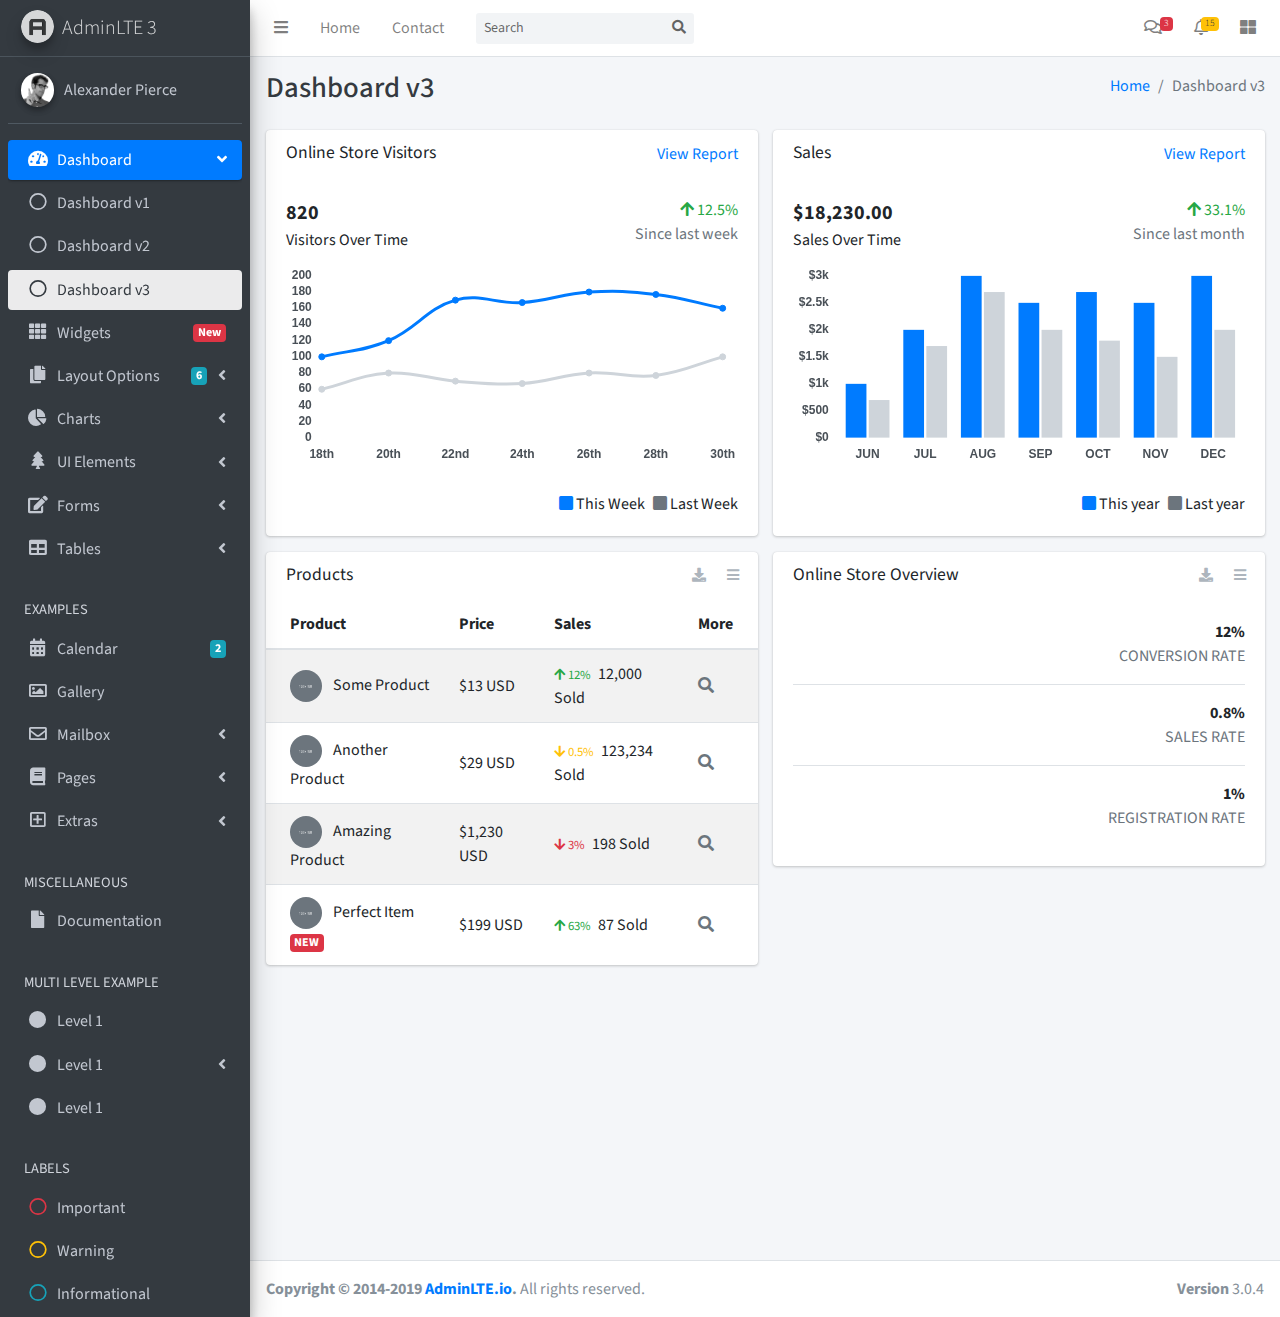
<file: Final_Project/Book_Shop/AdminLTE-3.0.4/index3.html>
<!DOCTYPE html>
<html lang="en">
<head>
  <meta charset="utf-8">
  <meta name="viewport" content="width=device-width, initial-scale=1">
  <meta http-equiv="x-ua-compatible" content="ie=edge">

  <title>AdminLTE 3 | Dashboard 3</title>

  <!-- Font Awesome Icons -->
  <link rel="stylesheet" href="plugins/fontawesome-free/css/all.min.css">
  <!-- IonIcons -->
  <link rel="stylesheet" href="http://code.ionicframework.com/ionicons/2.0.1/css/ionicons.min.css">
  <!-- Theme style -->
  <link rel="stylesheet" href="dist/css/adminlte.min.css">
  <!-- Google Font: Source Sans Pro -->
  <link href="https://fonts.googleapis.com/css?family=Source+Sans+Pro:300,400,400i,700" rel="stylesheet">
</head>
<!--
BODY TAG OPTIONS:
=================
Apply one or more of the following classes to to the body tag
to get the desired effect
|---------------------------------------------------------|
|LAYOUT OPTIONS | sidebar-collapse                        |
|               | sidebar-mini                            |
|---------------------------------------------------------|
-->
<body class="hold-transition sidebar-mini">
<div class="wrapper">
  <!-- Navbar -->
  <nav class="main-header navbar navbar-expand navbar-white navbar-light">
    <!-- Left navbar links -->
    <ul class="navbar-nav">
      <li class="nav-item">
        <a class="nav-link" data-widget="pushmenu" href="#" role="button"><i class="fas fa-bars"></i></a>
      </li>
      <li class="nav-item d-none d-sm-inline-block">
        <a href="index3.html" class="nav-link">Home</a>
      </li>
      <li class="nav-item d-none d-sm-inline-block">
        <a href="#" class="nav-link">Contact</a>
      </li>
    </ul>

    <!-- SEARCH FORM -->
    <form class="form-inline ml-3">
      <div class="input-group input-group-sm">
        <input class="form-control form-control-navbar" type="search" placeholder="Search" aria-label="Search">
        <div class="input-group-append">
          <button class="btn btn-navbar" type="submit">
            <i class="fas fa-search"></i>
          </button>
        </div>
      </div>
    </form>

    <!-- Right navbar links -->
    <ul class="navbar-nav ml-auto">
      <!-- Messages Dropdown Menu -->
      <li class="nav-item dropdown">
        <a class="nav-link" data-toggle="dropdown" href="#">
          <i class="far fa-comments"></i>
          <span class="badge badge-danger navbar-badge">3</span>
        </a>
        <div class="dropdown-menu dropdown-menu-lg dropdown-menu-right">
          <a href="#" class="dropdown-item">
            <!-- Message Start -->
            <div class="media">
              <img src="dist/img/user1-128x128.jpg" alt="User Avatar" class="img-size-50 mr-3 img-circle">
              <div class="media-body">
                <h3 class="dropdown-item-title">
                  Brad Diesel
                  <span class="float-right text-sm text-danger"><i class="fas fa-star"></i></span>
                </h3>
                <p class="text-sm">Call me whenever you can...</p>
                <p class="text-sm text-muted"><i class="far fa-clock mr-1"></i> 4 Hours Ago</p>
              </div>
            </div>
            <!-- Message End -->
          </a>
          <div class="dropdown-divider"></div>
          <a href="#" class="dropdown-item">
            <!-- Message Start -->
            <div class="media">
              <img src="dist/img/user8-128x128.jpg" alt="User Avatar" class="img-size-50 img-circle mr-3">
              <div class="media-body">
                <h3 class="dropdown-item-title">
                  John Pierce
                  <span class="float-right text-sm text-muted"><i class="fas fa-star"></i></span>
                </h3>
                <p class="text-sm">I got your message bro</p>
                <p class="text-sm text-muted"><i class="far fa-clock mr-1"></i> 4 Hours Ago</p>
              </div>
            </div>
            <!-- Message End -->
          </a>
          <div class="dropdown-divider"></div>
          <a href="#" class="dropdown-item">
            <!-- Message Start -->
            <div class="media">
              <img src="dist/img/user3-128x128.jpg" alt="User Avatar" class="img-size-50 img-circle mr-3">
              <div class="media-body">
                <h3 class="dropdown-item-title">
                  Nora Silvester
                  <span class="float-right text-sm text-warning"><i class="fas fa-star"></i></span>
                </h3>
                <p class="text-sm">The subject goes here</p>
                <p class="text-sm text-muted"><i class="far fa-clock mr-1"></i> 4 Hours Ago</p>
              </div>
            </div>
            <!-- Message End -->
          </a>
          <div class="dropdown-divider"></div>
          <a href="#" class="dropdown-item dropdown-footer">See All Messages</a>
        </div>
      </li>
      <!-- Notifications Dropdown Menu -->
      <li class="nav-item dropdown">
        <a class="nav-link" data-toggle="dropdown" href="#">
          <i class="far fa-bell"></i>
          <span class="badge badge-warning navbar-badge">15</span>
        </a>
        <div class="dropdown-menu dropdown-menu-lg dropdown-menu-right">
          <span class="dropdown-item dropdown-header">15 Notifications</span>
          <div class="dropdown-divider"></div>
          <a href="#" class="dropdown-item">
            <i class="fas fa-envelope mr-2"></i> 4 new messages
            <span class="float-right text-muted text-sm">3 mins</span>
          </a>
          <div class="dropdown-divider"></div>
          <a href="#" class="dropdown-item">
            <i class="fas fa-users mr-2"></i> 8 friend requests
            <span class="float-right text-muted text-sm">12 hours</span>
          </a>
          <div class="dropdown-divider"></div>
          <a href="#" class="dropdown-item">
            <i class="fas fa-file mr-2"></i> 3 new reports
            <span class="float-right text-muted text-sm">2 days</span>
          </a>
          <div class="dropdown-divider"></div>
          <a href="#" class="dropdown-item dropdown-footer">See All Notifications</a>
        </div>
      </li>
      <li class="nav-item">
        <a class="nav-link" data-widget="control-sidebar" data-slide="true" href="#" role="button"><i
            class="fas fa-th-large"></i></a>
      </li>
    </ul>
  </nav>
  <!-- /.navbar -->

  <!-- Main Sidebar Container -->
  <aside class="main-sidebar sidebar-dark-primary elevation-4">
    <!-- Brand Logo -->
    <a href="index3.html" class="brand-link">
      <img src="dist/img/AdminLTELogo.png" alt="AdminLTE Logo" class="brand-image img-circle elevation-3"
           style="opacity: .8">
      <span class="brand-text font-weight-light">AdminLTE 3</span>
    </a>

    <!-- Sidebar -->
    <div class="sidebar">
      <!-- Sidebar user panel (optional) -->
      <div class="user-panel mt-3 pb-3 mb-3 d-flex">
        <div class="image">
          <img src="dist/img/user2-160x160.jpg" class="img-circle elevation-2" alt="User Image">
        </div>
        <div class="info">
          <a href="#" class="d-block">Alexander Pierce</a>
        </div>
      </div>

      <!-- Sidebar Menu -->
      <nav class="mt-2">
        <ul class="nav nav-pills nav-sidebar flex-column" data-widget="treeview" role="menu" data-accordion="false">
          <!-- Add icons to the links using the .nav-icon class
               with font-awesome or any other icon font library -->
          <li class="nav-item has-treeview menu-open">
            <a href="#" class="nav-link active">
              <i class="nav-icon fas fa-tachometer-alt"></i>
              <p>
                Dashboard
                <i class="right fas fa-angle-left"></i>
              </p>
            </a>
            <ul class="nav nav-treeview">
              <li class="nav-item">
                <a href="./index.html" class="nav-link">
                  <i class="far fa-circle nav-icon"></i>
                  <p>Dashboard v1</p>
                </a>
              </li>
              <li class="nav-item">
                <a href="./index2.html" class="nav-link">
                  <i class="far fa-circle nav-icon"></i>
                  <p>Dashboard v2</p>
                </a>
              </li>
              <li class="nav-item">
                <a href="./index3.html" class="nav-link active">
                  <i class="far fa-circle nav-icon"></i>
                  <p>Dashboard v3</p>
                </a>
              </li>
            </ul>
          </li>
          <li class="nav-item">
            <a href="pages/widgets.html" class="nav-link">
              <i class="nav-icon fas fa-th"></i>
              <p>
                Widgets
                <span class="right badge badge-danger">New</span>
              </p>
            </a>
          </li>
          <li class="nav-item has-treeview">
            <a href="#" class="nav-link">
              <i class="nav-icon fas fa-copy"></i>
              <p>
                Layout Options
                <i class="fas fa-angle-left right"></i>
                <span class="badge badge-info right">6</span>
              </p>
            </a>
            <ul class="nav nav-treeview">
              <li class="nav-item">
                <a href="pages/layout/top-nav.html" class="nav-link">
                  <i class="far fa-circle nav-icon"></i>
                  <p>Top Navigation</p>
                </a>
              </li>
              <li class="nav-item">
                <a href="pages/layout/top-nav-sidebar.html" class="nav-link">
                  <i class="far fa-circle nav-icon"></i>
                  <p>Top Navigation + Sidebar</p>
                </a>
              </li>
              <li class="nav-item">
                <a href="pages/layout/boxed.html" class="nav-link">
                  <i class="far fa-circle nav-icon"></i>
                  <p>Boxed</p>
                </a>
              </li>
              <li class="nav-item">
                <a href="pages/layout/fixed-sidebar.html" class="nav-link">
                  <i class="far fa-circle nav-icon"></i>
                  <p>Fixed Sidebar</p>
                </a>
              </li>
              <li class="nav-item">
                <a href="pages/layout/fixed-topnav.html" class="nav-link">
                  <i class="far fa-circle nav-icon"></i>
                  <p>Fixed Navbar</p>
                </a>
              </li>
              <li class="nav-item">
                <a href="pages/layout/fixed-footer.html" class="nav-link">
                  <i class="far fa-circle nav-icon"></i>
                  <p>Fixed Footer</p>
                </a>
              </li>
              <li class="nav-item">
                <a href="pages/layout/collapsed-sidebar.html" class="nav-link">
                  <i class="far fa-circle nav-icon"></i>
                  <p>Collapsed Sidebar</p>
                </a>
              </li>
            </ul>
          </li>
          <li class="nav-item has-treeview">
            <a href="#" class="nav-link">
              <i class="nav-icon fas fa-chart-pie"></i>
              <p>
                Charts
                <i class="right fas fa-angle-left"></i>
              </p>
            </a>
            <ul class="nav nav-treeview">
              <li class="nav-item">
                <a href="pages/charts/chartjs.html" class="nav-link">
                  <i class="far fa-circle nav-icon"></i>
                  <p>ChartJS</p>
                </a>
              </li>
              <li class="nav-item">
                <a href="pages/charts/flot.html" class="nav-link">
                  <i class="far fa-circle nav-icon"></i>
                  <p>Flot</p>
                </a>
              </li>
              <li class="nav-item">
                <a href="pages/charts/inline.html" class="nav-link">
                  <i class="far fa-circle nav-icon"></i>
                  <p>Inline</p>
                </a>
              </li>
            </ul>
          </li>
          <li class="nav-item has-treeview">
            <a href="#" class="nav-link">
              <i class="nav-icon fas fa-tree"></i>
              <p>
                UI Elements
                <i class="fas fa-angle-left right"></i>
              </p>
            </a>
            <ul class="nav nav-treeview">
              <li class="nav-item">
                <a href="pages/UI/general.html" class="nav-link">
                  <i class="far fa-circle nav-icon"></i>
                  <p>General</p>
                </a>
              </li>
              <li class="nav-item">
                <a href="pages/UI/icons.html" class="nav-link">
                  <i class="far fa-circle nav-icon"></i>
                  <p>Icons</p>
                </a>
              </li>
              <li class="nav-item">
                <a href="pages/UI/buttons.html" class="nav-link">
                  <i class="far fa-circle nav-icon"></i>
                  <p>Buttons</p>
                </a>
              </li>
              <li class="nav-item">
                <a href="pages/UI/sliders.html" class="nav-link">
                  <i class="far fa-circle nav-icon"></i>
                  <p>Sliders</p>
                </a>
              </li>
              <li class="nav-item">
                <a href="pages/UI/modals.html" class="nav-link">
                  <i class="far fa-circle nav-icon"></i>
                  <p>Modals & Alerts</p>
                </a>
              </li>
              <li class="nav-item">
                <a href="pages/UI/navbar.html" class="nav-link">
                  <i class="far fa-circle nav-icon"></i>
                  <p>Navbar & Tabs</p>
                </a>
              </li>
              <li class="nav-item">
                <a href="pages/UI/timeline.html" class="nav-link">
                  <i class="far fa-circle nav-icon"></i>
                  <p>Timeline</p>
                </a>
              </li>
              <li class="nav-item">
                <a href="pages/UI/ribbons.html" class="nav-link">
                  <i class="far fa-circle nav-icon"></i>
                  <p>Ribbons</p>
                </a>
              </li>
            </ul>
          </li>
          <li class="nav-item has-treeview">
            <a href="#" class="nav-link">
              <i class="nav-icon fas fa-edit"></i>
              <p>
                Forms
                <i class="fas fa-angle-left right"></i>
              </p>
            </a>
            <ul class="nav nav-treeview">
              <li class="nav-item">
                <a href="pages/forms/general.html" class="nav-link">
                  <i class="far fa-circle nav-icon"></i>
                  <p>General Elements</p>
                </a>
              </li>
              <li class="nav-item">
                <a href="pages/forms/advanced.html" class="nav-link">
                  <i class="far fa-circle nav-icon"></i>
                  <p>Advanced Elements</p>
                </a>
              </li>
              <li class="nav-item">
                <a href="pages/forms/editors.html" class="nav-link">
                  <i class="far fa-circle nav-icon"></i>
                  <p>Editors</p>
                </a>
              </li>
              <li class="nav-item">
                <a href="pages/forms/validation.html" class="nav-link">
                  <i class="far fa-circle nav-icon"></i>
                  <p>Validation</p>
                </a>
              </li>
            </ul>
          </li>
          <li class="nav-item has-treeview">
            <a href="#" class="nav-link">
              <i class="nav-icon fas fa-table"></i>
              <p>
                Tables
                <i class="fas fa-angle-left right"></i>
              </p>
            </a>
            <ul class="nav nav-treeview">
              <li class="nav-item">
                <a href="pages/tables/simple.html" class="nav-link">
                  <i class="far fa-circle nav-icon"></i>
                  <p>Simple Tables</p>
                </a>
              </li>
              <li class="nav-item">
                <a href="pages/tables/data.html" class="nav-link">
                  <i class="far fa-circle nav-icon"></i>
                  <p>DataTables</p>
                </a>
              </li>
              <li class="nav-item">
                <a href="pages/tables/jsgrid.html" class="nav-link">
                  <i class="far fa-circle nav-icon"></i>
                  <p>jsGrid</p>
                </a>
              </li>
            </ul>
          </li>
          <li class="nav-header">EXAMPLES</li>
          <li class="nav-item">
            <a href="pages/calendar.html" class="nav-link">
              <i class="nav-icon fas fa-calendar-alt"></i>
              <p>
                Calendar
                <span class="badge badge-info right">2</span>
              </p>
            </a>
          </li>
          <li class="nav-item">
            <a href="pages/gallery.html" class="nav-link">
              <i class="nav-icon far fa-image"></i>
              <p>
                Gallery
              </p>
            </a>
          </li>
          <li class="nav-item has-treeview">
            <a href="#" class="nav-link">
              <i class="nav-icon far fa-envelope"></i>
              <p>
                Mailbox
                <i class="fas fa-angle-left right"></i>
              </p>
            </a>
            <ul class="nav nav-treeview">
              <li class="nav-item">
                <a href="pages/mailbox/mailbox.html" class="nav-link">
                  <i class="far fa-circle nav-icon"></i>
                  <p>Inbox</p>
                </a>
              </li>
              <li class="nav-item">
                <a href="pages/mailbox/compose.html" class="nav-link">
                  <i class="far fa-circle nav-icon"></i>
                  <p>Compose</p>
                </a>
              </li>
              <li class="nav-item">
                <a href="pages/mailbox/read-mail.html" class="nav-link">
                  <i class="far fa-circle nav-icon"></i>
                  <p>Read</p>
                </a>
              </li>
            </ul>
          </li>
          <li class="nav-item has-treeview">
            <a href="#" class="nav-link">
              <i class="nav-icon fas fa-book"></i>
              <p>
                Pages
                <i class="fas fa-angle-left right"></i>
              </p>
            </a>
            <ul class="nav nav-treeview">
              <li class="nav-item">
                <a href="pages/examples/invoice.html" class="nav-link">
                  <i class="far fa-circle nav-icon"></i>
                  <p>Invoice</p>
                </a>
              </li>
              <li class="nav-item">
                <a href="pages/examples/profile.html" class="nav-link">
                  <i class="far fa-circle nav-icon"></i>
                  <p>Profile</p>
                </a>
              </li>
              <li class="nav-item">
                <a href="pages/examples/e-commerce.html" class="nav-link">
                  <i class="far fa-circle nav-icon"></i>
                  <p>E-commerce</p>
                </a>
              </li>
              <li class="nav-item">
                <a href="pages/examples/projects.html" class="nav-link">
                  <i class="far fa-circle nav-icon"></i>
                  <p>Projects</p>
                </a>
              </li>
              <li class="nav-item">
                <a href="pages/examples/project-add.html" class="nav-link">
                  <i class="far fa-circle nav-icon"></i>
                  <p>Project Add</p>
                </a>
              </li>
              <li class="nav-item">
                <a href="pages/examples/project-edit.html" class="nav-link">
                  <i class="far fa-circle nav-icon"></i>
                  <p>Project Edit</p>
                </a>
              </li>
              <li class="nav-item">
                <a href="pages/examples/project-detail.html" class="nav-link">
                  <i class="far fa-circle nav-icon"></i>
                  <p>Project Detail</p>
                </a>
              </li>
              <li class="nav-item">
                <a href="pages/examples/contacts.html" class="nav-link">
                  <i class="far fa-circle nav-icon"></i>
                  <p>Contacts</p>
                </a>
              </li>
            </ul>
          </li>
          <li class="nav-item has-treeview">
            <a href="#" class="nav-link">
              <i class="nav-icon far fa-plus-square"></i>
              <p>
                Extras
                <i class="fas fa-angle-left right"></i>
              </p>
            </a>
            <ul class="nav nav-treeview">
              <li class="nav-item">
                <a href="pages/examples/login.html" class="nav-link">
                  <i class="far fa-circle nav-icon"></i>
                  <p>Login</p>
                </a>
              </li>
              <li class="nav-item">
                <a href="pages/examples/register.html" class="nav-link">
                  <i class="far fa-circle nav-icon"></i>
                  <p>Register</p>
                </a>
              </li>
              <li class="nav-item">
                <a href="pages/examples/forgot-password.html" class="nav-link">
                  <i class="far fa-circle nav-icon"></i>
                  <p>Forgot Password</p>
                </a>
              </li>
              <li class="nav-item">
                <a href="pages/examples/recover-password.html" class="nav-link">
                  <i class="far fa-circle nav-icon"></i>
                  <p>Recover Password</p>
                </a>
              </li>
              <li class="nav-item">
                <a href="pages/examples/lockscreen.html" class="nav-link">
                  <i class="far fa-circle nav-icon"></i>
                  <p>Lockscreen</p>
                </a>
              </li>
              <li class="nav-item">
                <a href="pages/examples/legacy-user-menu.html" class="nav-link">
                  <i class="far fa-circle nav-icon"></i>
                  <p>Legacy User Menu</p>
                </a>
              </li>
              <li class="nav-item">
                <a href="pages/examples/language-menu.html" class="nav-link">
                  <i class="far fa-circle nav-icon"></i>
                  <p>Language Menu</p>
                </a>
              </li>
              <li class="nav-item">
                <a href="pages/examples/404.html" class="nav-link">
                  <i class="far fa-circle nav-icon"></i>
                  <p>Error 404</p>
                </a>
              </li>
              <li class="nav-item">
                <a href="pages/examples/500.html" class="nav-link">
                  <i class="far fa-circle nav-icon"></i>
                  <p>Error 500</p>
                </a>
              </li>
              <li class="nav-item">
                <a href="pages/examples/pace.html" class="nav-link">
                  <i class="far fa-circle nav-icon"></i>
                  <p>Pace</p>
                </a>
              </li>
              <li class="nav-item">
                <a href="pages/examples/blank.html" class="nav-link">
                  <i class="far fa-circle nav-icon"></i>
                  <p>Blank Page</p>
                </a>
              </li>
              <li class="nav-item">
                <a href="starter.html" class="nav-link">
                  <i class="far fa-circle nav-icon"></i>
                  <p>Starter Page</p>
                </a>
              </li>
            </ul>
          </li>
          <li class="nav-header">MISCELLANEOUS</li>
          <li class="nav-item">
            <a href="https://adminlte.io/docs/3.0" class="nav-link">
              <i class="nav-icon fas fa-file"></i>
              <p>Documentation</p>
            </a>
          </li>
          <li class="nav-header">MULTI LEVEL EXAMPLE</li>
          <li class="nav-item">
            <a href="#" class="nav-link">
              <i class="fas fa-circle nav-icon"></i>
              <p>Level 1</p>
            </a>
          </li>
          <li class="nav-item has-treeview">
            <a href="#" class="nav-link">
              <i class="nav-icon fas fa-circle"></i>
              <p>
                Level 1
                <i class="right fas fa-angle-left"></i>
              </p>
            </a>
            <ul class="nav nav-treeview">
              <li class="nav-item">
                <a href="#" class="nav-link">
                  <i class="far fa-circle nav-icon"></i>
                  <p>Level 2</p>
                </a>
              </li>
              <li class="nav-item has-treeview">
                <a href="#" class="nav-link">
                  <i class="far fa-circle nav-icon"></i>
                  <p>
                    Level 2
                    <i class="right fas fa-angle-left"></i>
                  </p>
                </a>
                <ul class="nav nav-treeview">
                  <li class="nav-item">
                    <a href="#" class="nav-link">
                      <i class="far fa-dot-circle nav-icon"></i>
                      <p>Level 3</p>
                    </a>
                  </li>
                  <li class="nav-item">
                    <a href="#" class="nav-link">
                      <i class="far fa-dot-circle nav-icon"></i>
                      <p>Level 3</p>
                    </a>
                  </li>
                  <li class="nav-item">
                    <a href="#" class="nav-link">
                      <i class="far fa-dot-circle nav-icon"></i>
                      <p>Level 3</p>
                    </a>
                  </li>
                </ul>
              </li>
              <li class="nav-item">
                <a href="#" class="nav-link">
                  <i class="far fa-circle nav-icon"></i>
                  <p>Level 2</p>
                </a>
              </li>
            </ul>
          </li>
          <li class="nav-item">
            <a href="#" class="nav-link">
              <i class="fas fa-circle nav-icon"></i>
              <p>Level 1</p>
            </a>
          </li>
          <li class="nav-header">LABELS</li>
          <li class="nav-item">
            <a href="#" class="nav-link">
              <i class="nav-icon far fa-circle text-danger"></i>
              <p class="text">Important</p>
            </a>
          </li>
          <li class="nav-item">
            <a href="#" class="nav-link">
              <i class="nav-icon far fa-circle text-warning"></i>
              <p>Warning</p>
            </a>
          </li>
          <li class="nav-item">
            <a href="#" class="nav-link">
              <i class="nav-icon far fa-circle text-info"></i>
              <p>Informational</p>
            </a>
          </li>
        </ul>
      </nav>
      <!-- /.sidebar-menu -->
    </div>
    <!-- /.sidebar -->
  </aside>

  <!-- Content Wrapper. Contains page content -->
  <div class="content-wrapper">
    <!-- Content Header (Page header) -->
    <div class="content-header">
      <div class="container-fluid">
        <div class="row mb-2">
          <div class="col-sm-6">
            <h1 class="m-0 text-dark">Dashboard v3</h1>
          </div><!-- /.col -->
          <div class="col-sm-6">
            <ol class="breadcrumb float-sm-right">
              <li class="breadcrumb-item"><a href="#">Home</a></li>
              <li class="breadcrumb-item active">Dashboard v3</li>
            </ol>
          </div><!-- /.col -->
        </div><!-- /.row -->
      </div><!-- /.container-fluid -->
    </div>
    <!-- /.content-header -->

    <!-- Main content -->
    <div class="content">
      <div class="container-fluid">
        <div class="row">
          <div class="col-lg-6">
            <div class="card">
              <div class="card-header border-0">
                <div class="d-flex justify-content-between">
                  <h3 class="card-title">Online Store Visitors</h3>
                  <a href="javascript:void(0);">View Report</a>
                </div>
              </div>
              <div class="card-body">
                <div class="d-flex">
                  <p class="d-flex flex-column">
                    <span class="text-bold text-lg">820</span>
                    <span>Visitors Over Time</span>
                  </p>
                  <p class="ml-auto d-flex flex-column text-right">
                    <span class="text-success">
                      <i class="fas fa-arrow-up"></i> 12.5%
                    </span>
                    <span class="text-muted">Since last week</span>
                  </p>
                </div>
                <!-- /.d-flex -->

                <div class="position-relative mb-4">
                  <canvas id="visitors-chart" height="200"></canvas>
                </div>

                <div class="d-flex flex-row justify-content-end">
                  <span class="mr-2">
                    <i class="fas fa-square text-primary"></i> This Week
                  </span>

                  <span>
                    <i class="fas fa-square text-gray"></i> Last Week
                  </span>
                </div>
              </div>
            </div>
            <!-- /.card -->

            <div class="card">
              <div class="card-header border-0">
                <h3 class="card-title">Products</h3>
                <div class="card-tools">
                  <a href="#" class="btn btn-tool btn-sm">
                    <i class="fas fa-download"></i>
                  </a>
                  <a href="#" class="btn btn-tool btn-sm">
                    <i class="fas fa-bars"></i>
                  </a>
                </div>
              </div>
              <div class="card-body table-responsive p-0">
                <table class="table table-striped table-valign-middle">
                  <thead>
                  <tr>
                    <th>Product</th>
                    <th>Price</th>
                    <th>Sales</th>
                    <th>More</th>
                  </tr>
                  </thead>
                  <tbody>
                  <tr>
                    <td>
                      <img src="dist/img/default-150x150.png" alt="Product 1" class="img-circle img-size-32 mr-2">
                      Some Product
                    </td>
                    <td>$13 USD</td>
                    <td>
                      <small class="text-success mr-1">
                        <i class="fas fa-arrow-up"></i>
                        12%
                      </small>
                      12,000 Sold
                    </td>
                    <td>
                      <a href="#" class="text-muted">
                        <i class="fas fa-search"></i>
                      </a>
                    </td>
                  </tr>
                  <tr>
                    <td>
                      <img src="dist/img/default-150x150.png" alt="Product 1" class="img-circle img-size-32 mr-2">
                      Another Product
                    </td>
                    <td>$29 USD</td>
                    <td>
                      <small class="text-warning mr-1">
                        <i class="fas fa-arrow-down"></i>
                        0.5%
                      </small>
                      123,234 Sold
                    </td>
                    <td>
                      <a href="#" class="text-muted">
                        <i class="fas fa-search"></i>
                      </a>
                    </td>
                  </tr>
                  <tr>
                    <td>
                      <img src="dist/img/default-150x150.png" alt="Product 1" class="img-circle img-size-32 mr-2">
                      Amazing Product
                    </td>
                    <td>$1,230 USD</td>
                    <td>
                      <small class="text-danger mr-1">
                        <i class="fas fa-arrow-down"></i>
                        3%
                      </small>
                      198 Sold
                    </td>
                    <td>
                      <a href="#" class="text-muted">
                        <i class="fas fa-search"></i>
                      </a>
                    </td>
                  </tr>
                  <tr>
                    <td>
                      <img src="dist/img/default-150x150.png" alt="Product 1" class="img-circle img-size-32 mr-2">
                      Perfect Item
                      <span class="badge bg-danger">NEW</span>
                    </td>
                    <td>$199 USD</td>
                    <td>
                      <small class="text-success mr-1">
                        <i class="fas fa-arrow-up"></i>
                        63%
                      </small>
                      87 Sold
                    </td>
                    <td>
                      <a href="#" class="text-muted">
                        <i class="fas fa-search"></i>
                      </a>
                    </td>
                  </tr>
                  </tbody>
                </table>
              </div>
            </div>
            <!-- /.card -->
          </div>
          <!-- /.col-md-6 -->
          <div class="col-lg-6">
            <div class="card">
              <div class="card-header border-0">
                <div class="d-flex justify-content-between">
                  <h3 class="card-title">Sales</h3>
                  <a href="javascript:void(0);">View Report</a>
                </div>
              </div>
              <div class="card-body">
                <div class="d-flex">
                  <p class="d-flex flex-column">
                    <span class="text-bold text-lg">$18,230.00</span>
                    <span>Sales Over Time</span>
                  </p>
                  <p class="ml-auto d-flex flex-column text-right">
                    <span class="text-success">
                      <i class="fas fa-arrow-up"></i> 33.1%
                    </span>
                    <span class="text-muted">Since last month</span>
                  </p>
                </div>
                <!-- /.d-flex -->

                <div class="position-relative mb-4">
                  <canvas id="sales-chart" height="200"></canvas>
                </div>

                <div class="d-flex flex-row justify-content-end">
                  <span class="mr-2">
                    <i class="fas fa-square text-primary"></i> This year
                  </span>

                  <span>
                    <i class="fas fa-square text-gray"></i> Last year
                  </span>
                </div>
              </div>
            </div>
            <!-- /.card -->

            <div class="card">
              <div class="card-header border-0">
                <h3 class="card-title">Online Store Overview</h3>
                <div class="card-tools">
                  <a href="#" class="btn btn-sm btn-tool">
                    <i class="fas fa-download"></i>
                  </a>
                  <a href="#" class="btn btn-sm btn-tool">
                    <i class="fas fa-bars"></i>
                  </a>
                </div>
              </div>
              <div class="card-body">
                <div class="d-flex justify-content-between align-items-center border-bottom mb-3">
                  <p class="text-success text-xl">
                    <i class="ion ion-ios-refresh-empty"></i>
                  </p>
                  <p class="d-flex flex-column text-right">
                    <span class="font-weight-bold">
                      <i class="ion ion-android-arrow-up text-success"></i> 12%
                    </span>
                    <span class="text-muted">CONVERSION RATE</span>
                  </p>
                </div>
                <!-- /.d-flex -->
                <div class="d-flex justify-content-between align-items-center border-bottom mb-3">
                  <p class="text-warning text-xl">
                    <i class="ion ion-ios-cart-outline"></i>
                  </p>
                  <p class="d-flex flex-column text-right">
                    <span class="font-weight-bold">
                      <i class="ion ion-android-arrow-up text-warning"></i> 0.8%
                    </span>
                    <span class="text-muted">SALES RATE</span>
                  </p>
                </div>
                <!-- /.d-flex -->
                <div class="d-flex justify-content-between align-items-center mb-0">
                  <p class="text-danger text-xl">
                    <i class="ion ion-ios-people-outline"></i>
                  </p>
                  <p class="d-flex flex-column text-right">
                    <span class="font-weight-bold">
                      <i class="ion ion-android-arrow-down text-danger"></i> 1%
                    </span>
                    <span class="text-muted">REGISTRATION RATE</span>
                  </p>
                </div>
                <!-- /.d-flex -->
              </div>
            </div>
          </div>
          <!-- /.col-md-6 -->
        </div>
        <!-- /.row -->
      </div>
      <!-- /.container-fluid -->
    </div>
    <!-- /.content -->
  </div>
  <!-- /.content-wrapper -->

  <!-- Control Sidebar -->
  <aside class="control-sidebar control-sidebar-dark">
    <!-- Control sidebar content goes here -->
  </aside>
  <!-- /.control-sidebar -->

  <!-- Main Footer -->
  <footer class="main-footer">
    <strong>Copyright &copy; 2014-2019 <a href="http://adminlte.io">AdminLTE.io</a>.</strong>
    All rights reserved.
    <div class="float-right d-none d-sm-inline-block">
      <b>Version</b> 3.0.4
    </div>
  </footer>
</div>
<!-- ./wrapper -->

<!-- REQUIRED SCRIPTS -->

<!-- jQuery -->
<script src="plugins/jquery/jquery.min.js"></script>
<!-- Bootstrap -->
<script src="plugins/bootstrap/js/bootstrap.bundle.min.js"></script>
<!-- AdminLTE -->
<script src="dist/js/adminlte.js"></script>

<!-- OPTIONAL SCRIPTS -->
<script src="plugins/chart.js/Chart.min.js"></script>
<script src="dist/js/demo.js"></script>
<script src="dist/js/pages/dashboard3.js"></script>
</body>
</html>
</file>
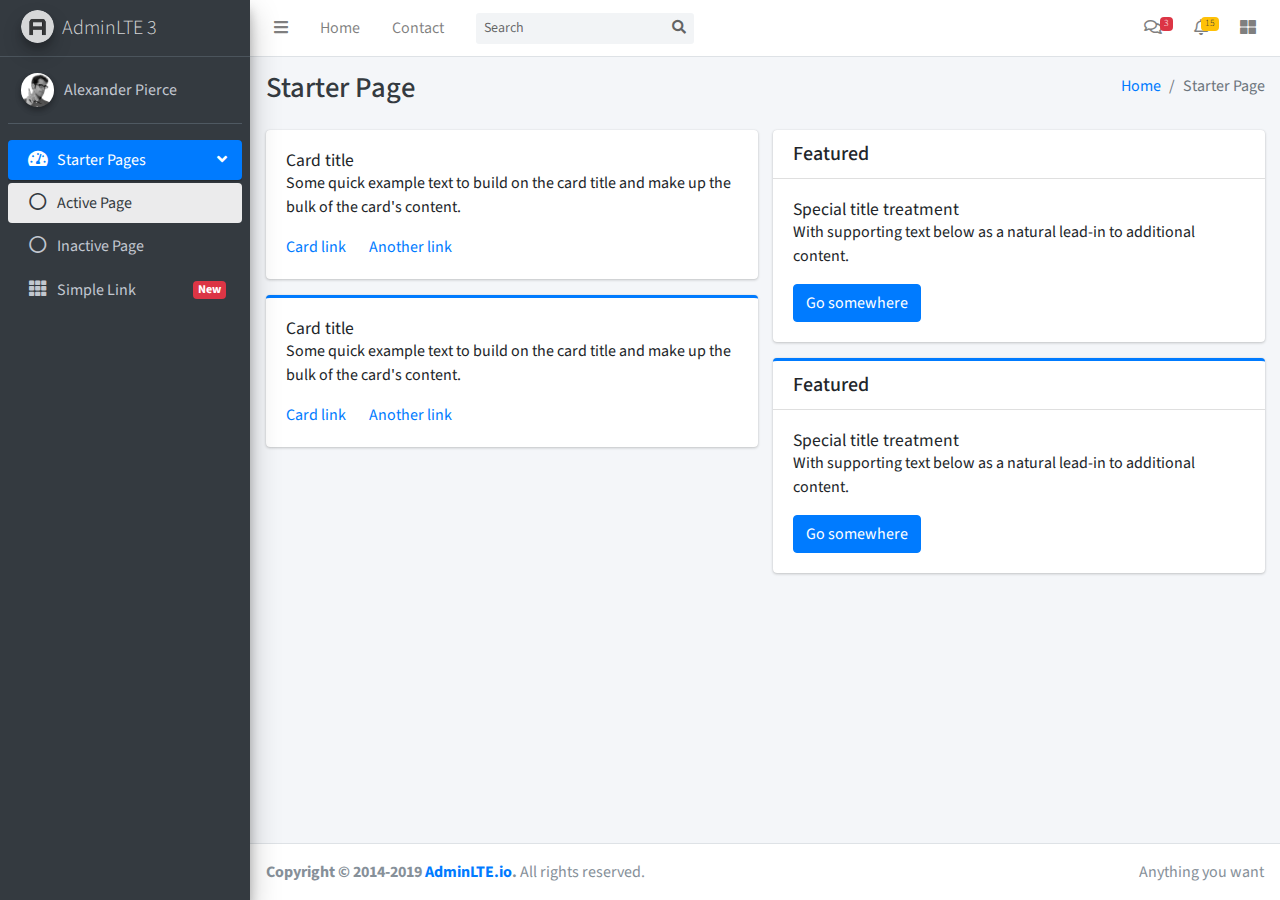
<file: Final_Project/Book_Shop/AdminLTE-3.0.4/starter.html>
<!DOCTYPE html>
<!--
This is a starter template page. Use this page to start your new project from
scratch. This page gets rid of all links and provides the needed markup only.
-->
<html lang="en">
<head>
  <meta charset="utf-8">
  <meta name="viewport" content="width=device-width, initial-scale=1">
  <meta http-equiv="x-ua-compatible" content="ie=edge">

  <title>AdminLTE 3 | Starter</title>

  <!-- Font Awesome Icons -->
  <link rel="stylesheet" href="plugins/fontawesome-free/css/all.min.css">
  <!-- Theme style -->
  <link rel="stylesheet" href="dist/css/adminlte.min.css">
  <!-- Google Font: Source Sans Pro -->
  <link href="https://fonts.googleapis.com/css?family=Source+Sans+Pro:300,400,400i,700" rel="stylesheet">
</head>
<body class="hold-transition sidebar-mini">
<div class="wrapper">

  <!-- Navbar -->
  <nav class="main-header navbar navbar-expand navbar-white navbar-light">
    <!-- Left navbar links -->
    <ul class="navbar-nav">
      <li class="nav-item">
        <a class="nav-link" data-widget="pushmenu" href="#" role="button"><i class="fas fa-bars"></i></a>
      </li>
      <li class="nav-item d-none d-sm-inline-block">
        <a href="index3.html" class="nav-link">Home</a>
      </li>
      <li class="nav-item d-none d-sm-inline-block">
        <a href="#" class="nav-link">Contact</a>
      </li>
    </ul>

    <!-- SEARCH FORM -->
    <form class="form-inline ml-3">
      <div class="input-group input-group-sm">
        <input class="form-control form-control-navbar" type="search" placeholder="Search" aria-label="Search">
        <div class="input-group-append">
          <button class="btn btn-navbar" type="submit">
            <i class="fas fa-search"></i>
          </button>
        </div>
      </div>
    </form>

    <!-- Right navbar links -->
    <ul class="navbar-nav ml-auto">
      <!-- Messages Dropdown Menu -->
      <li class="nav-item dropdown">
        <a class="nav-link" data-toggle="dropdown" href="#">
          <i class="far fa-comments"></i>
          <span class="badge badge-danger navbar-badge">3</span>
        </a>
        <div class="dropdown-menu dropdown-menu-lg dropdown-menu-right">
          <a href="#" class="dropdown-item">
            <!-- Message Start -->
            <div class="media">
              <img src="dist/img/user1-128x128.jpg" alt="User Avatar" class="img-size-50 mr-3 img-circle">
              <div class="media-body">
                <h3 class="dropdown-item-title">
                  Brad Diesel
                  <span class="float-right text-sm text-danger"><i class="fas fa-star"></i></span>
                </h3>
                <p class="text-sm">Call me whenever you can...</p>
                <p class="text-sm text-muted"><i class="far fa-clock mr-1"></i> 4 Hours Ago</p>
              </div>
            </div>
            <!-- Message End -->
          </a>
          <div class="dropdown-divider"></div>
          <a href="#" class="dropdown-item">
            <!-- Message Start -->
            <div class="media">
              <img src="dist/img/user8-128x128.jpg" alt="User Avatar" class="img-size-50 img-circle mr-3">
              <div class="media-body">
                <h3 class="dropdown-item-title">
                  John Pierce
                  <span class="float-right text-sm text-muted"><i class="fas fa-star"></i></span>
                </h3>
                <p class="text-sm">I got your message bro</p>
                <p class="text-sm text-muted"><i class="far fa-clock mr-1"></i> 4 Hours Ago</p>
              </div>
            </div>
            <!-- Message End -->
          </a>
          <div class="dropdown-divider"></div>
          <a href="#" class="dropdown-item">
            <!-- Message Start -->
            <div class="media">
              <img src="dist/img/user3-128x128.jpg" alt="User Avatar" class="img-size-50 img-circle mr-3">
              <div class="media-body">
                <h3 class="dropdown-item-title">
                  Nora Silvester
                  <span class="float-right text-sm text-warning"><i class="fas fa-star"></i></span>
                </h3>
                <p class="text-sm">The subject goes here</p>
                <p class="text-sm text-muted"><i class="far fa-clock mr-1"></i> 4 Hours Ago</p>
              </div>
            </div>
            <!-- Message End -->
          </a>
          <div class="dropdown-divider"></div>
          <a href="#" class="dropdown-item dropdown-footer">See All Messages</a>
        </div>
      </li>
      <!-- Notifications Dropdown Menu -->
      <li class="nav-item dropdown">
        <a class="nav-link" data-toggle="dropdown" href="#">
          <i class="far fa-bell"></i>
          <span class="badge badge-warning navbar-badge">15</span>
        </a>
        <div class="dropdown-menu dropdown-menu-lg dropdown-menu-right">
          <span class="dropdown-header">15 Notifications</span>
          <div class="dropdown-divider"></div>
          <a href="#" class="dropdown-item">
            <i class="fas fa-envelope mr-2"></i> 4 new messages
            <span class="float-right text-muted text-sm">3 mins</span>
          </a>
          <div class="dropdown-divider"></div>
          <a href="#" class="dropdown-item">
            <i class="fas fa-users mr-2"></i> 8 friend requests
            <span class="float-right text-muted text-sm">12 hours</span>
          </a>
          <div class="dropdown-divider"></div>
          <a href="#" class="dropdown-item">
            <i class="fas fa-file mr-2"></i> 3 new reports
            <span class="float-right text-muted text-sm">2 days</span>
          </a>
          <div class="dropdown-divider"></div>
          <a href="#" class="dropdown-item dropdown-footer">See All Notifications</a>
        </div>
      </li>
      <li class="nav-item">
        <a class="nav-link" data-widget="control-sidebar" data-slide="true" href="#" role="button"><i
            class="fas fa-th-large"></i></a>
      </li>
    </ul>
  </nav>
  <!-- /.navbar -->

  <!-- Main Sidebar Container -->
  <aside class="main-sidebar sidebar-dark-primary elevation-4">
    <!-- Brand Logo -->
    <a href="index3.html" class="brand-link">
      <img src="dist/img/AdminLTELogo.png" alt="AdminLTE Logo" class="brand-image img-circle elevation-3"
           style="opacity: .8">
      <span class="brand-text font-weight-light">AdminLTE 3</span>
    </a>

    <!-- Sidebar -->
    <div class="sidebar">
      <!-- Sidebar user panel (optional) -->
      <div class="user-panel mt-3 pb-3 mb-3 d-flex">
        <div class="image">
          <img src="dist/img/user2-160x160.jpg" class="img-circle elevation-2" alt="User Image">
        </div>
        <div class="info">
          <a href="#" class="d-block">Alexander Pierce</a>
        </div>
      </div>

      <!-- Sidebar Menu -->
      <nav class="mt-2">
        <ul class="nav nav-pills nav-sidebar flex-column" data-widget="treeview" role="menu" data-accordion="false">
          <!-- Add icons to the links using the .nav-icon class
               with font-awesome or any other icon font library -->
          <li class="nav-item has-treeview menu-open">
            <a href="#" class="nav-link active">
              <i class="nav-icon fas fa-tachometer-alt"></i>
              <p>
                Starter Pages
                <i class="right fas fa-angle-left"></i>
              </p>
            </a>
            <ul class="nav nav-treeview">
              <li class="nav-item">
                <a href="#" class="nav-link active">
                  <i class="far fa-circle nav-icon"></i>
                  <p>Active Page</p>
                </a>
              </li>
              <li class="nav-item">
                <a href="#" class="nav-link">
                  <i class="far fa-circle nav-icon"></i>
                  <p>Inactive Page</p>
                </a>
              </li>
            </ul>
          </li>
          <li class="nav-item">
            <a href="#" class="nav-link">
              <i class="nav-icon fas fa-th"></i>
              <p>
                Simple Link
                <span class="right badge badge-danger">New</span>
              </p>
            </a>
          </li>
        </ul>
      </nav>
      <!-- /.sidebar-menu -->
    </div>
    <!-- /.sidebar -->
  </aside>

  <!-- Content Wrapper. Contains page content -->
  <div class="content-wrapper">
    <!-- Content Header (Page header) -->
    <div class="content-header">
      <div class="container-fluid">
        <div class="row mb-2">
          <div class="col-sm-6">
            <h1 class="m-0 text-dark">Starter Page</h1>
          </div><!-- /.col -->
          <div class="col-sm-6">
            <ol class="breadcrumb float-sm-right">
              <li class="breadcrumb-item"><a href="#">Home</a></li>
              <li class="breadcrumb-item active">Starter Page</li>
            </ol>
          </div><!-- /.col -->
        </div><!-- /.row -->
      </div><!-- /.container-fluid -->
    </div>
    <!-- /.content-header -->

    <!-- Main content -->
    <div class="content">
      <div class="container-fluid">
        <div class="row">
          <div class="col-lg-6">
            <div class="card">
              <div class="card-body">
                <h5 class="card-title">Card title</h5>

                <p class="card-text">
                  Some quick example text to build on the card title and make up the bulk of the card's
                  content.
                </p>

                <a href="#" class="card-link">Card link</a>
                <a href="#" class="card-link">Another link</a>
              </div>
            </div>

            <div class="card card-primary card-outline">
              <div class="card-body">
                <h5 class="card-title">Card title</h5>

                <p class="card-text">
                  Some quick example text to build on the card title and make up the bulk of the card's
                  content.
                </p>
                <a href="#" class="card-link">Card link</a>
                <a href="#" class="card-link">Another link</a>
              </div>
            </div><!-- /.card -->
          </div>
          <!-- /.col-md-6 -->
          <div class="col-lg-6">
            <div class="card">
              <div class="card-header">
                <h5 class="m-0">Featured</h5>
              </div>
              <div class="card-body">
                <h6 class="card-title">Special title treatment</h6>

                <p class="card-text">With supporting text below as a natural lead-in to additional content.</p>
                <a href="#" class="btn btn-primary">Go somewhere</a>
              </div>
            </div>

            <div class="card card-primary card-outline">
              <div class="card-header">
                <h5 class="m-0">Featured</h5>
              </div>
              <div class="card-body">
                <h6 class="card-title">Special title treatment</h6>

                <p class="card-text">With supporting text below as a natural lead-in to additional content.</p>
                <a href="#" class="btn btn-primary">Go somewhere</a>
              </div>
            </div>
          </div>
          <!-- /.col-md-6 -->
        </div>
        <!-- /.row -->
      </div><!-- /.container-fluid -->
    </div>
    <!-- /.content -->
  </div>
  <!-- /.content-wrapper -->

  <!-- Control Sidebar -->
  <aside class="control-sidebar control-sidebar-dark">
    <!-- Control sidebar content goes here -->
    <div class="p-3">
      <h5>Title</h5>
      <p>Sidebar content</p>
    </div>
  </aside>
  <!-- /.control-sidebar -->

  <!-- Main Footer -->
  <footer class="main-footer">
    <!-- To the right -->
    <div class="float-right d-none d-sm-inline">
      Anything you want
    </div>
    <!-- Default to the left -->
    <strong>Copyright &copy; 2014-2019 <a href="https://adminlte.io">AdminLTE.io</a>.</strong> All rights reserved.
  </footer>
</div>
<!-- ./wrapper -->

<!-- REQUIRED SCRIPTS -->

<!-- jQuery -->
<script src="plugins/jquery/jquery.min.js"></script>
<!-- Bootstrap 4 -->
<script src="plugins/bootstrap/js/bootstrap.bundle.min.js"></script>
<!-- AdminLTE App -->
<script src="dist/js/adminlte.min.js"></script>
</body>
</html>
</file>
<file: Final_Project/Book_Shop/AdminLTE-3.0.4/plugins/daterangepicker/daterangepicker.css>
.daterangepicker {
  position: absolute;
  color: inherit;
  background-color: #fff;
  border-radius: 4px;
  border: 1px solid #ddd;
  width: 278px;
  max-width: none;
  padding: 0;
  margin-top: 7px;
  top: 100px;
  left: 20px;
  z-index: 3001;
  display: none;
  font-family: arial;
  font-size: 15px;
  line-height: 1em;
}

.daterangepicker:before, .daterangepicker:after {
  position: absolute;
  display: inline-block;
  border-bottom-color: rgba(0, 0, 0, 0.2);
  content: '';
}

.daterangepicker:before {
  top: -7px;
  border-right: 7px solid transparent;
  border-left: 7px solid transparent;
  border-bottom: 7px solid #ccc;
}

.daterangepicker:after {
  top: -6px;
  border-right: 6px solid transparent;
  border-bottom: 6px solid #fff;
  border-left: 6px solid transparent;
}

.daterangepicker.opensleft:before {
  right: 9px;
}

.daterangepicker.opensleft:after {
  right: 10px;
}

.daterangepicker.openscenter:before {
  left: 0;
  right: 0;
  width: 0;
  margin-left: auto;
  margin-right: auto;
}

.daterangepicker.openscenter:after {
  left: 0;
  right: 0;
  width: 0;
  margin-left: auto;
  margin-right: auto;
}

.daterangepicker.opensright:before {
  left: 9px;
}

.daterangepicker.opensright:after {
  left: 10px;
}

.daterangepicker.drop-up {
  margin-top: -7px;
}

.daterangepicker.drop-up:before {
  top: initial;
  bottom: -7px;
  border-bottom: initial;
  border-top: 7px solid #ccc;
}

.daterangepicker.drop-up:after {
  top: initial;
  bottom: -6px;
  border-bottom: initial;
  border-top: 6px solid #fff;
}

.daterangepicker.single .daterangepicker .ranges, .daterangepicker.single .drp-calendar {
  float: none;
}

.daterangepicker.single .drp-selected {
  display: none;
}

.daterangepicker.show-calendar .drp-calendar {
  display: block;
}

.daterangepicker.show-calendar .drp-buttons {
  display: block;
}

.daterangepicker.auto-apply .drp-buttons {
  display: none;
}

.daterangepicker .drp-calendar {
  display: none;
  max-width: 270px;
}

.daterangepicker .drp-calendar.left {
  padding: 8px 0 8px 8px;
}

.daterangepicker .drp-calendar.right {
  padding: 8px;
}

.daterangepicker .drp-calendar.single .calendar-table {
  border: none;
}

.daterangepicker .calendar-table .next span, .daterangepicker .calendar-table .prev span {
  color: #fff;
  border: solid black;
  border-width: 0 2px 2px 0;
  border-radius: 0;
  display: inline-block;
  padding: 3px;
}

.daterangepicker .calendar-table .next span {
  transform: rotate(-45deg);
  -webkit-transform: rotate(-45deg);
}

.daterangepicker .calendar-table .prev span {
  transform: rotate(135deg);
  -webkit-transform: rotate(135deg);
}

.daterangepicker .calendar-table th, .daterangepicker .calendar-table td {
  white-space: nowrap;
  text-align: center;
  vertical-align: middle;
  min-width: 32px;
  width: 32px;
  height: 24px;
  line-height: 24px;
  font-size: 12px;
  border-radius: 4px;
  border: 1px solid transparent;
  white-space: nowrap;
  cursor: pointer;
}

.daterangepicker .calendar-table {
  border: 1px solid #fff;
  border-radius: 4px;
  background-color: #fff;
}

.daterangepicker .calendar-table table {
  width: 100%;
  margin: 0;
  border-spacing: 0;
  border-collapse: collapse;
}

.daterangepicker td.available:hover, .daterangepicker th.available:hover {
  background-color: #eee;
  border-color: transparent;
  color: inherit;
}

.daterangepicker td.week, .daterangepicker th.week {
  font-size: 80%;
  color: #ccc;
}

.daterangepicker td.off, .daterangepicker td.off.in-range, .daterangepicker td.off.start-date, .daterangepicker td.off.end-date {
  background-color: #fff;
  border-color: transparent;
  color: #999;
}

.daterangepicker td.in-range {
  background-color: #ebf4f8;
  border-color: transparent;
  color: #000;
  border-radius: 0;
}

.daterangepicker td.start-date {
  border-radius: 4px 0 0 4px;
}

.daterangepicker td.end-date {
  border-radius: 0 4px 4px 0;
}

.daterangepicker td.start-date.end-date {
  border-radius: 4px;
}

.daterangepicker td.active, .daterangepicker td.active:hover {
  background-color: #357ebd;
  border-color: transparent;
  color: #fff;
}

.daterangepicker th.month {
  width: auto;
}

.daterangepicker td.disabled, .daterangepicker option.disabled {
  color: #999;
  cursor: not-allowed;
  text-decoration: line-through;
}

.daterangepicker select.monthselect, .daterangepicker select.yearselect {
  font-size: 12px;
  padding: 1px;
  height: auto;
  margin: 0;
  cursor: default;
}

.daterangepicker select.monthselect {
  margin-right: 2%;
  width: 56%;
}

.daterangepicker select.yearselect {
  width: 40%;
}

.daterangepicker select.hourselect, .daterangepicker select.minuteselect, .daterangepicker select.secondselect, .daterangepicker select.ampmselect {
  width: 50px;
  margin: 0 auto;
  background: #eee;
  border: 1px solid #eee;
  padding: 2px;
  outline: 0;
  font-size: 12px;
}

.daterangepicker .calendar-time {
  text-align: center;
  margin: 4px auto 0 auto;
  line-height: 30px;
  position: relative;
}

.daterangepicker .calendar-time select.disabled {
  color: #ccc;
  cursor: not-allowed;
}

.daterangepicker .drp-buttons {
  clear: both;
  text-align: right;
  padding: 8px;
  border-top: 1px solid #ddd;
  display: none;
  line-height: 12px;
  vertical-align: middle;
}

.daterangepicker .drp-selected {
  display: inline-block;
  font-size: 12px;
  padding-right: 8px;
}

.daterangepicker .drp-buttons .btn {
  margin-left: 8px;
  font-size: 12px;
  font-weight: bold;
  padding: 4px 8px;
}

.daterangepicker.show-ranges.single.rtl .drp-calendar.left {
  border-right: 1px solid #ddd;
}

.daterangepicker.show-ranges.single.ltr .drp-calendar.left {
  border-left: 1px solid #ddd;
}

.daterangepicker.show-ranges.rtl .drp-calendar.right {
  border-right: 1px solid #ddd;
}

.daterangepicker.show-ranges.ltr .drp-calendar.left {
  border-left: 1px solid #ddd;
}

.daterangepicker .ranges {
  float: none;
  text-align: left;
  margin: 0;
}

.daterangepicker.show-calendar .ranges {
  margin-top: 8px;
}

.daterangepicker .ranges ul {
  list-style: none;
  margin: 0 auto;
  padding: 0;
  width: 100%;
}

.daterangepicker .ranges li {
  font-size: 12px;
  padding: 8px 12px;
  cursor: pointer;
}

.daterangepicker .ranges li:hover {
  background-color: #eee;
}

.daterangepicker .ranges li.active {
  background-color: #08c;
  color: #fff;
}

/*  Larger Screen Styling */
@media (min-width: 564px) {
  .daterangepicker {
    width: auto;
  }

  .daterangepicker .ranges ul {
    width: 140px;
  }

  .daterangepicker.single .ranges ul {
    width: 100%;
  }

  .daterangepicker.single .drp-calendar.left {
    clear: none;
  }

  .daterangepicker.single .ranges, .daterangepicker.single .drp-calendar {
    float: left;
  }

  .daterangepicker {
    direction: ltr;
    text-align: left;
  }

  .daterangepicker .drp-calendar.left {
    clear: left;
    margin-right: 0;
  }

  .daterangepicker .drp-calendar.left .calendar-table {
    border-right: none;
    border-top-right-radius: 0;
    border-bottom-right-radius: 0;
  }

  .daterangepicker .drp-calendar.right {
    margin-left: 0;
  }

  .daterangepicker .drp-calendar.right .calendar-table {
    border-left: none;
    border-top-left-radius: 0;
    border-bottom-left-radius: 0;
  }

  .daterangepicker .drp-calendar.left .calendar-table {
    padding-right: 8px;
  }

  .daterangepicker .ranges, .daterangepicker .drp-calendar {
    float: left;
  }
}

@media (min-width: 730px) {
  .daterangepicker .ranges {
    width: auto;
  }

  .daterangepicker .ranges {
    float: left;
  }

  .daterangepicker.rtl .ranges {
    float: right;
  }

  .daterangepicker .drp-calendar.left {
    clear: none !important;
  }
}
</file>
<file: Final_Project/Book_Shop/AdminLTE-3.0.4/plugins/summernote/summernote-bs4.css>
/*!
 * 
 * Super simple wysiwyg editor v0.8.16
 * https://summernote.org
 * 
 * 
 * Copyright 2013- Alan Hong. and other contributors
 * summernote may be freely distributed under the MIT license.
 * 
 * Date: 2020-02-19T09:12Z
 * 
 */
@font-face {
  font-family: "summernote";
  font-style: normal;
  font-weight: 400;
  font-display: auto;
  src: url(font/summernote.eot);
  src: url(font/summernote.eot?#iefix) format("embedded-opentype"), url(font/summernote.woff2) format("woff2"), url(font/summernote.woff) format("woff"), url(font/summernote.ttf) format("truetype");}


[class^="note-icon"]:before,
[class*=" note-icon"]:before {
  display: inline-block;
  font-family: summernote;
  font-style: normal;
  font-size: inherit;
  text-decoration: inherit;
  text-rendering: auto;
  text-transform: none;
  vertical-align: middle;
  -moz-osx-font-smoothing: grayscale;
  -webkit-font-smoothing: antialiased;
  speak: none;
}


.note-icon-fw {
  text-align: center;
  width: 1.25em;
}

.note-icon-border {
  border: solid 0.08em #eee;
  border-radius: 0.1em;
  padding: 0.2em 0.25em 0.15em;
}

.note-icon-pull-left {
  float: left;
}

.note-icon-pull-right {
  float: right;
}

.note-icon.note-icon-pull-left {
  margin-right: 0.3em;
}

.note-icon.note-icon-pull-right {
  margin-left: 0.3em;
}


.note-icon-align::before {
  content: "\ea01";
}

.note-icon-align-center::before {
  content: "\ea02";
}

.note-icon-align-indent::before {
  content: "\ea03";
}

.note-icon-align-justify::before {
  content: "\ea04";
}

.note-icon-align-left::before {
  content: "\ea05";
}

.note-icon-align-outdent::before {
  content: "\ea06";
}

.note-icon-align-right::before {
  content: "\ea07";
}

.note-icon-arrow-circle-down::before {
  content: "\ea08";
}

.note-icon-arrow-circle-left::before {
  content: "\ea09";
}

.note-icon-arrow-circle-right::before {
  content: "\ea0a";
}

.note-icon-arrow-circle-up::before {
  content: "\ea0b";
}

.note-icon-arrows-alt::before {
  content: "\ea0c";
}

.note-icon-arrows-h::before {
  content: "\ea0d";
}

.note-icon-arrows-v::before {
  content: "\ea0e";
}

.note-icon-bold::before {
  content: "\ea0f";
}

.note-icon-caret::before {
  content: "\ea10";
}

.note-icon-chain-broken::before {
  content: "\ea11";
}

.note-icon-circle::before {
  content: "\ea12";
}

.note-icon-close::before {
  content: "\ea13";
}

.note-icon-code::before {
  content: "\ea14";
}

.note-icon-col-after::before {
  content: "\ea15";
}

.note-icon-col-before::before {
  content: "\ea16";
}

.note-icon-col-remove::before {
  content: "\ea17";
}

.note-icon-eraser::before {
  content: "\ea18";
}

.note-icon-float-left::before {
  content: "\ea19";
}

.note-icon-float-none::before {
  content: "\ea1a";
}

.note-icon-float-right::before {
  content: "\ea1b";
}

.note-icon-font::before {
  content: "\ea1c";
}

.note-icon-frame::before {
  content: "\ea1d";
}

.note-icon-italic::before {
  content: "\ea1e";
}

.note-icon-link::before {
  content: "\ea1f";
}

.note-icon-magic::before {
  content: "\ea20";
}

.note-icon-menu-check::before {
  content: "\ea21";
}

.note-icon-minus::before {
  content: "\ea22";
}

.note-icon-orderedlist::before {
  content: "\ea23";
}

.note-icon-pencil::before {
  content: "\ea24";
}

.note-icon-picture::before {
  content: "\ea25";
}

.note-icon-question::before {
  content: "\ea26";
}

.note-icon-redo::before {
  content: "\ea27";
}

.note-icon-rollback::before {
  content: "\ea28";
}

.note-icon-row-above::before {
  content: "\ea29";
}

.note-icon-row-below::before {
  content: "\ea2a";
}

.note-icon-row-remove::before {
  content: "\ea2b";
}

.note-icon-special-character::before {
  content: "\ea2c";
}

.note-icon-square::before {
  content: "\ea2d";
}

.note-icon-strikethrough::before {
  content: "\ea2e";
}

.note-icon-subscript::before {
  content: "\ea2f";
}

.note-icon-summernote::before {
  content: "\ea30";
}

.note-icon-superscript::before {
  content: "\ea31";
}

.note-icon-table::before {
  content: "\ea32";
}

.note-icon-text-height::before {
  content: "\ea33";
}

.note-icon-trash::before {
  content: "\ea34";
}

.note-icon-underline::before {
  content: "\ea35";
}

.note-icon-undo::before {
  content: "\ea36";
}

.note-icon-unorderedlist::before {
  content: "\ea37";
}

.note-icon-video::before {
  content: "\ea38";
}


.note-editor{position:relative}.note-editor .note-dropzone{position:absolute;display:none;z-index:100;color:#87cefa;background-color:#fff;opacity:.95}.note-editor .note-dropzone .note-dropzone-message{display:table-cell;vertical-align:middle;text-align:center;font-size:28px;font-weight:700}.note-editor .note-dropzone.hover{color:#098ddf}.note-editor.dragover .note-dropzone{display:table}.note-editor .note-editing-area{position:relative}.note-editor .note-editing-area .note-editable{outline:none}.note-editor .note-editing-area .note-editable sup{vertical-align:super}.note-editor .note-editing-area .note-editable sub{vertical-align:sub}.note-editor .note-editing-area .note-editable img.note-float-left{margin-right:10px}.note-editor .note-editing-area .note-editable img.note-float-right{margin-left:10px}.note-editor.note-frame,.note-editor.note-airframe{border:1px solid #a9a9a9}.note-editor.note-frame.codeview .note-editing-area .note-editable,.note-editor.note-airframe.codeview .note-editing-area .note-editable{display:none}.note-editor.note-frame.codeview .note-editing-area .note-codable,.note-editor.note-airframe.codeview .note-editing-area .note-codable{display:block}.note-editor.note-frame .note-editing-area,.note-editor.note-airframe .note-editing-area{overflow:hidden}.note-editor.note-frame .note-editing-area .note-editable,.note-editor.note-airframe .note-editing-area .note-editable{background-color:#fff;color:#000;padding:10px;overflow:auto;word-wrap:break-word}.note-editor.note-frame .note-editing-area .note-editable[contenteditable=false],.note-editor.note-airframe .note-editing-area .note-editable[contenteditable=false]{background-color:#e5e5e5}.note-editor.note-frame .note-editing-area .note-codable,.note-editor.note-airframe .note-editing-area .note-codable{display:none;width:100%;padding:10px;border:none;box-shadow:none;font-family:Menlo,Monaco,monospace,sans-serif;font-size:14px;color:#ccc;background-color:#222;resize:none;outline:none;-ms-box-sizing:border-box;box-sizing:border-box;border-radius:0;margin-bottom:0}.note-editor.note-frame.fullscreen,.note-editor.note-airframe.fullscreen{position:fixed;top:0;left:0;width:100% !important;z-index:1050}.note-editor.note-frame.fullscreen .note-editable,.note-editor.note-airframe.fullscreen .note-editable{background-color:#fff}.note-editor.note-frame.fullscreen .note-resizebar,.note-editor.note-airframe.fullscreen .note-resizebar{display:none}.note-editor.note-frame .note-status-output,.note-editor.note-airframe .note-status-output{display:block;width:100%;font-size:14px;line-height:1.42857143;height:20px;margin-bottom:0;color:#000;border:0;border-top:1px solid #e2e2e2}.note-editor.note-frame .note-status-output:empty,.note-editor.note-airframe .note-status-output:empty{height:0;border-top:0 solid transparent}.note-editor.note-frame .note-status-output .pull-right,.note-editor.note-airframe .note-status-output .pull-right{float:right !important}.note-editor.note-frame .note-status-output .text-muted,.note-editor.note-airframe .note-status-output .text-muted{color:#777}.note-editor.note-frame .note-status-output .text-primary,.note-editor.note-airframe .note-status-output .text-primary{color:#286090}.note-editor.note-frame .note-status-output .text-success,.note-editor.note-airframe .note-status-output .text-success{color:#3c763d}.note-editor.note-frame .note-status-output .text-info,.note-editor.note-airframe .note-status-output .text-info{color:#31708f}.note-editor.note-frame .note-status-output .text-warning,.note-editor.note-airframe .note-status-output .text-warning{color:#8a6d3b}.note-editor.note-frame .note-status-output .text-danger,.note-editor.note-airframe .note-status-output .text-danger{color:#a94442}.note-editor.note-frame .note-status-output .alert,.note-editor.note-airframe .note-status-output .alert{margin:-7px 0 0 0;padding:7px 10px 2px 10px;border-radius:0;color:#000;background-color:#f5f5f5}.note-editor.note-frame .note-status-output .alert .note-icon,.note-editor.note-airframe .note-status-output .alert .note-icon{margin-right:5px}.note-editor.note-frame .note-status-output .alert-success,.note-editor.note-airframe .note-status-output .alert-success{color:#3c763d !important;background-color:#dff0d8 !important}.note-editor.note-frame .note-status-output .alert-info,.note-editor.note-airframe .note-status-output .alert-info{color:#31708f !important;background-color:#d9edf7 !important}.note-editor.note-frame .note-status-output .alert-warning,.note-editor.note-airframe .note-status-output .alert-warning{color:#8a6d3b !important;background-color:#fcf8e3 !important}.note-editor.note-frame .note-status-output .alert-danger,.note-editor.note-airframe .note-status-output .alert-danger{color:#a94442 !important;background-color:#f2dede !important}.note-editor.note-frame .note-statusbar,.note-editor.note-airframe .note-statusbar{background-color:#f5f5f5;border-bottom-left-radius:4px;border-bottom-right-radius:4px;border-top:1px solid #ddd}.note-editor.note-frame .note-statusbar .note-resizebar,.note-editor.note-airframe .note-statusbar .note-resizebar{padding-top:1px;height:9px;width:100%;cursor:ns-resize}.note-editor.note-frame .note-statusbar .note-resizebar .note-icon-bar,.note-editor.note-airframe .note-statusbar .note-resizebar .note-icon-bar{width:20px;margin:1px auto;border-top:1px solid #a9a9a9}.note-editor.note-frame .note-statusbar.locked .note-resizebar,.note-editor.note-airframe .note-statusbar.locked .note-resizebar{cursor:default}.note-editor.note-frame .note-statusbar.locked .note-resizebar .note-icon-bar,.note-editor.note-airframe .note-statusbar.locked .note-resizebar .note-icon-bar{display:none}.note-editor.note-frame .note-placeholder,.note-editor.note-airframe .note-placeholder{padding:10px}.note-editor.note-airframe{border:0}.note-editor.note-airframe .note-editing-area .note-editable{padding:0}.note-popover.popover{display:none;max-width:none}.note-popover.popover .popover-content a{display:inline-block;max-width:200px;overflow:hidden;text-overflow:ellipsis;white-space:nowrap;vertical-align:middle}.note-popover.popover .arrow{left:20px !important}.note-toolbar{position:relative}.note-popover .popover-content,.note-toolbar{margin:0;padding:0 0 5px 5px}.note-popover .popover-content>.note-btn-group,.note-toolbar>.note-btn-group{margin-top:5px;margin-left:0;margin-right:5px}.note-popover .popover-content .note-btn-group .note-table,.note-toolbar .note-btn-group .note-table{min-width:0;padding:5px}.note-popover .popover-content .note-btn-group .note-table .note-dimension-picker,.note-toolbar .note-btn-group .note-table .note-dimension-picker{font-size:18px}.note-popover .popover-content .note-btn-group .note-table .note-dimension-picker .note-dimension-picker-mousecatcher,.note-toolbar .note-btn-group .note-table .note-dimension-picker .note-dimension-picker-mousecatcher{position:absolute !important;z-index:3;width:10em;height:10em;cursor:pointer}.note-popover .popover-content .note-btn-group .note-table .note-dimension-picker .note-dimension-picker-unhighlighted,.note-toolbar .note-btn-group .note-table .note-dimension-picker .note-dimension-picker-unhighlighted{position:relative !important;z-index:1;width:5em;height:5em;background:url("[data-uri]") repeat}.note-popover .popover-content .note-btn-group .note-table .note-dimension-picker .note-dimension-picker-highlighted,.note-toolbar .note-btn-group .note-table .note-dimension-picker .note-dimension-picker-highlighted{position:absolute !important;z-index:2;width:1em;height:1em;background:url("[data-uri]") repeat}.note-popover .popover-content .note-style .dropdown-style blockquote,.note-popover .popover-content .note-style .dropdown-style pre,.note-toolbar .note-style .dropdown-style blockquote,.note-toolbar .note-style .dropdown-style pre{margin:0;padding:5px 10px}.note-popover .popover-content .note-style .dropdown-style h1,.note-popover .popover-content .note-style .dropdown-style h2,.note-popover .popover-content .note-style .dropdown-style h3,.note-popover .popover-content .note-style .dropdown-style h4,.note-popover .popover-content .note-style .dropdown-style h5,.note-popover .popover-content .note-style .dropdown-style h6,.note-popover .popover-content .note-style .dropdown-style p,.note-toolbar .note-style .dropdown-style h1,.note-toolbar .note-style .dropdown-style h2,.note-toolbar .note-style .dropdown-style h3,.note-toolbar .note-style .dropdown-style h4,.note-toolbar .note-style .dropdown-style h5,.note-toolbar .note-style .dropdown-style h6,.note-toolbar .note-style .dropdown-style p{margin:0;padding:0}.note-popover .popover-content .note-color-all .note-dropdown-menu,.note-toolbar .note-color-all .note-dropdown-menu{min-width:337px}.note-popover .popover-content .note-color .dropdown-toggle,.note-toolbar .note-color .dropdown-toggle{width:20px;padding-left:5px}.note-popover .popover-content .note-color .note-dropdown-menu .note-palette,.note-toolbar .note-color .note-dropdown-menu .note-palette{display:inline-block;margin:0;width:160px}.note-popover .popover-content .note-color .note-dropdown-menu .note-palette:first-child,.note-toolbar .note-color .note-dropdown-menu .note-palette:first-child{margin:0 5px}.note-popover .popover-content .note-color .note-dropdown-menu .note-palette .note-palette-title,.note-toolbar .note-color .note-dropdown-menu .note-palette .note-palette-title{font-size:12px;margin:2px 7px;text-align:center;border-bottom:1px solid #eee}.note-popover .popover-content .note-color .note-dropdown-menu .note-palette .note-color-reset,.note-popover .popover-content .note-color .note-dropdown-menu .note-palette .note-color-select,.note-toolbar .note-color .note-dropdown-menu .note-palette .note-color-reset,.note-toolbar .note-color .note-dropdown-menu .note-palette .note-color-select{font-size:11px;margin:3px;padding:0 3px;cursor:pointer;width:100%;border-radius:5px}.note-popover .popover-content .note-color .note-dropdown-menu .note-palette .note-color-reset:hover,.note-popover .popover-content .note-color .note-dropdown-menu .note-palette .note-color-select:hover,.note-toolbar .note-color .note-dropdown-menu .note-palette .note-color-reset:hover,.note-toolbar .note-color .note-dropdown-menu .note-palette .note-color-select:hover{background:#eee}.note-popover .popover-content .note-color .note-dropdown-menu .note-palette .note-color-row,.note-toolbar .note-color .note-dropdown-menu .note-palette .note-color-row{height:20px}.note-popover .popover-content .note-color .note-dropdown-menu .note-palette .note-color-select-btn,.note-toolbar .note-color .note-dropdown-menu .note-palette .note-color-select-btn{display:none}.note-popover .popover-content .note-color .note-dropdown-menu .note-palette .note-holder-custom .note-color-btn,.note-toolbar .note-color .note-dropdown-menu .note-palette .note-holder-custom .note-color-btn{border:1px solid #eee}.note-popover .popover-content .note-para .note-dropdown-menu,.note-toolbar .note-para .note-dropdown-menu{min-width:216px;padding:5px}.note-popover .popover-content .note-para .note-dropdown-menu>div:first-child,.note-toolbar .note-para .note-dropdown-menu>div:first-child{margin-right:5px}.note-popover .popover-content .note-dropdown-menu,.note-toolbar .note-dropdown-menu{min-width:160px}.note-popover .popover-content .note-dropdown-menu.right,.note-toolbar .note-dropdown-menu.right{right:0;left:auto}.note-popover .popover-content .note-dropdown-menu.right::before,.note-toolbar .note-dropdown-menu.right::before{right:9px;left:auto !important}.note-popover .popover-content .note-dropdown-menu.right::after,.note-toolbar .note-dropdown-menu.right::after{right:10px;left:auto !important}.note-popover .popover-content .note-dropdown-menu.note-check a i,.note-toolbar .note-dropdown-menu.note-check a i{color:#00bfff;visibility:hidden}.note-popover .popover-content .note-dropdown-menu.note-check a.checked i,.note-toolbar .note-dropdown-menu.note-check a.checked i{visibility:visible}.note-popover .popover-content .note-fontsize-10,.note-toolbar .note-fontsize-10{font-size:10px}.note-popover .popover-content .note-color-palette,.note-toolbar .note-color-palette{line-height:1}.note-popover .popover-content .note-color-palette div .note-color-btn,.note-toolbar .note-color-palette div .note-color-btn{width:20px;height:20px;padding:0;margin:0;border:1px solid #fff}.note-popover .popover-content .note-color-palette div .note-color-btn:hover,.note-toolbar .note-color-palette div .note-color-btn:hover{border:1px solid #000}.note-modal .modal-dialog{outline:0;border-radius:5px;box-shadow:0 3px 9px rgba(0,0,0,.5)}.note-modal .form-group{margin-left:0;margin-right:0}.note-modal .note-modal-form{margin:0}.note-modal .note-image-dialog .note-dropzone{min-height:100px;font-size:30px;line-height:4;color:#d3d3d3;text-align:center;border:4px dashed #d3d3d3;margin-bottom:10px}@-moz-document url-prefix(){.note-modal .note-image-input{height:auto}}.note-placeholder{position:absolute;display:none;color:gray}.note-handle .note-control-selection{position:absolute;display:none;border:1px solid #000}.note-handle .note-control-selection>div{position:absolute}.note-handle .note-control-selection .note-control-selection-bg{width:100%;height:100%;background-color:#000;-webkit-opacity:.3;-khtml-opacity:.3;-moz-opacity:.3;opacity:.3;-ms-filter:progid:DXImageTransform.Microsoft.Alpha(opacity=30);filter:alpha(opacity=30)}.note-handle .note-control-selection .note-control-handle,.note-handle .note-control-selection .note-control-sizing,.note-handle .note-control-selection .note-control-holder{width:7px;height:7px;border:1px solid #000}.note-handle .note-control-selection .note-control-sizing{background-color:#000}.note-handle .note-control-selection .note-control-nw{top:-5px;left:-5px;border-right:none;border-bottom:none}.note-handle .note-control-selection .note-control-ne{top:-5px;right:-5px;border-bottom:none;border-left:none}.note-handle .note-control-selection .note-control-sw{bottom:-5px;left:-5px;border-top:none;border-right:none}.note-handle .note-control-selection .note-control-se{right:-5px;bottom:-5px;cursor:se-resize}.note-handle .note-control-selection .note-control-se.note-control-holder{cursor:default;border-top:none;border-left:none}.note-handle .note-control-selection .note-control-selection-info{right:0;bottom:0;padding:5px;margin:5px;color:#fff;background-color:#000;font-size:12px;border-radius:5px;-webkit-opacity:.7;-khtml-opacity:.7;-moz-opacity:.7;opacity:.7;-ms-filter:progid:DXImageTransform.Microsoft.Alpha(opacity=70);filter:alpha(opacity=70)}.note-hint-popover{min-width:100px;padding:2px}.note-hint-popover .popover-content{padding:3px;max-height:150px;overflow:auto}.note-hint-popover .popover-content .note-hint-group .note-hint-item{display:block !important;padding:3px}.note-hint-popover .popover-content .note-hint-group .note-hint-item.active,.note-hint-popover .popover-content .note-hint-group .note-hint-item:hover{display:block;clear:both;font-weight:400;line-height:1.4;color:#fff;white-space:nowrap;text-decoration:none;background-color:#428bca;outline:0;cursor:pointer}.note-toolbar .note-btn{background:#fff;border-color:#dae0e5;padding:.28rem .65rem;font-size:13px}
</file>
<file: Final_Project/Book_Shop/weblogin/css/style.css>
body {
    margin: 0;
    padding: 0;
    background: url(../images/cover7.jpg) no-repeat 0px 0px;
    min-height: 100vh;
    background-size: cover;
    font-family: 'Raleway', sans-serif;
}
h1 {
    margin: 0;
    color: #ffffff;
    text-align: center;
    font-size: 50px;
    font-weight: 500;
    letter-spacing: 2px;
    padding: 50px 0;
}
/* #007bff mavi  #dc3545 k�rm�z� */
h2 {
    margin: 0;
    color: #ffffff; /* de�i�tirilecek */
    font-size: 25px;
    font-weight: 400;
    text-align: center;
    letter-spacing: 1px;
    padding-bottom: 30px;
}

p.w3l-register-p {
    color: #eee;
    font-size: 13px;
    text-align: center;
    margin-top: 2em;
}

.w3l-login-form {
    background: rgba(0, 0, 0, 0.4117647058823529);
    max-width: 500px;
    margin: 0 auto;
    padding: 3em;
    border-radius: 10px;
    box-sizing: border-box;
}

.group {
    display: flex;
    padding: 15px 5px;
    background-color: #ffffff;
}

    .group i {
        color: #007bff; /* de�i�tirilecek */
        font-size: 20px;
        padding: 0 10px;
    }

.w3l-form-group {
    margin: 20px 0;
}

.w3l-form-group label {
    display: block;
    text-transform: uppercase;
    font-size: 13px;
    color: #d2d2d2;
    letter-spacing: 2px;
    margin-bottom: 10px;
    font-style: italic;
}

input[type="text"],
input[type="password"] {
    width: 100%;
    border: none;
    box-sizing: border-box;
    background: transparent;
    color: #000;
}

input[type="text"]:focus,
input[type="password"]:focus {
    outline: none;
}

button {
    background: #007bff; /* de�i�tirilecek */
    color: #ffffff;
    font-size: 13px;
    text-transform: uppercase;
    letter-spacing: 1px;
    border: none;
    padding: 12px 60px;
    cursor: pointer;
    width: 100%;
    border-radius: 6px;
}

    button:hover {
        background-color: #0064ff; /* de�i�tirilecek */
        transition-duration: 5s;
    }

.forgot {
    display: flex;
    justify-content: space-between;
    margin: 20px 0;
}

a {
    color: #eee;
    font-size: 14px;
    text-decoration: none;
}

.forgot p {
    color: #ffffff;
    text-align: center;
    margin: 0px;
	font-size: 13px;
}

.register {
    color: #ff3535; /* de�i�tirilecek*/
    text-decoration: none;
    font-size: 15px;
    font-weight: bold;
}

/*--footer--*/

p.copyright-agileinfo {
    font-size: 15px;
    letter-spacing: 2px;
    color: #fff;
    font-weight: 300;
}

footer p a {
    display: inline-block;
    color: #fff;
    text-decoration: underline;
}

footer p a:hover {
    color: #fff;
    text-decoration: none;
    -webkit-transition: 0.5s all;
    -o-transition: 0.5s all;
    -moz-transition: 0.5s all;
    -ms-transition: 0.5s all;
    transition: 0.5s all;
}

footer {
    padding: 4em 0;
    text-align: center;
}
/*--//footer--*/

/*-- /responsive design --*/

@media(max-width:768px) {
    h1 {
        font-size: 47px;
    }
}

@media(max-width:667px) {
    h1 {
        font-size: 45px;
    }
}

@media(max-width:640px) {
    p.copyright-agileinfo {
        letter-spacing: 1px;
    }
    h1 {
        font-size: 43px;
    }
}

@media(max-width:568px) {
    h1 {
        font-size: 40px;
    }
    p.copyright-agileinfo {
        font-size: 14px;
    }
}

@media(max-width:480px) {
    .w3l-login-form {
    margin: 0 3vw;
}
    h1 {
        font-size: 38px;
    }
    p.copyright-agileinfo {
        line-height: 1.8em;
    }
}

@media(max-width:414px) {
    h1 {
        font-size: 34px;
    }
}

@media(max-width:384px) {
    h1 {
        font-size: 30px;
    }
}

@media(max-width:320px) {
    h1 {
        font-size: 25px;
    }
    .forgot p {
        text-align: left;
    }
    .forgot {
        display: block;
    }
}

/*-- /responsive design --*/
</file>
<file: Final_Project/Book_Shop/AdminLTE-3.0.4/plugins/jqvmap/jqvmap.min.css>
.jqvmap-label,.jqvmap-pin{pointer-events:none}.jqvmap-label{position:absolute;display:none;-webkit-border-radius:3px;-moz-border-radius:3px;border-radius:3px;background:#292929;color:#fff;font-family:sans-serif,Verdana;font-size:smaller;padding:3px}.jqvmap-zoomin,.jqvmap-zoomout{position:absolute;left:10px;-webkit-border-radius:3px;-moz-border-radius:3px;border-radius:3px;background:#000;padding:3px;color:#fff;width:10px;height:10px;cursor:pointer;line-height:10px;text-align:center}.jqvmap-zoomin{top:10px}.jqvmap-zoomout{top:30px}.jqvmap-region{cursor:pointer}.jqvmap-ajax_response{width:100%;height:500px}
</file>
<file: Final_Project/Book_Shop/AdminLTE-3.0.4/plugins/overlayScrollbars/css/OverlayScrollbars.min.css>
/*!
 * OverlayScrollbars
 * https://github.com/KingSora/OverlayScrollbars
 *
 * Version: 1.11.0
 *
 * Copyright KingSora | Rene Haas.
 * https://github.com/KingSora
 *
 * Released under the MIT license.
 * Date: 29.02.2020
 */
html.os-html,html.os-html>.os-host{display:block;overflow:hidden;box-sizing:border-box;height:100%!important;width:100%!important;min-width:100%!important;min-height:100%!important;margin:0!important;position:absolute!important}html.os-html>.os-host>.os-padding{position:absolute}body.os-dragging,body.os-dragging *{cursor:default}.os-host,.os-host-textarea{position:relative;overflow:visible!important;-webkit-box-orient:vertical;-webkit-box-direction:normal;-ms-flex-direction:column;flex-direction:column;-ms-flex-wrap:nowrap;flex-wrap:nowrap;-webkit-box-pack:start;-ms-flex-pack:start;justify-content:flex-start;-ms-flex-line-pack:start;align-content:flex-start;-webkit-box-align:start;-ms-flex-align:start;-ms-grid-row-align:flex-start;align-items:flex-start}.os-host-flexbox{overflow:hidden!important;display:-webkit-box;display:-ms-flexbox;display:flex}.os-host-flexbox>.os-size-auto-observer{height:inherit!important}.os-host-flexbox>.os-content-glue{-webkit-box-flex:1;-ms-flex-positive:1;flex-grow:1;-ms-flex-negative:0;flex-shrink:0}.os-host-flexbox>.os-size-auto-observer,.os-host-flexbox>.os-content-glue{min-height:0;min-width:0;-webkit-box-flex:0;-ms-flex-positive:0;flex-grow:0;-ms-flex-negative:1;flex-shrink:1;-ms-flex-preferred-size:auto;flex-basis:auto}#os-dummy-scrollbar-size{position:fixed;opacity:0;-ms-filter:'progid:DXImageTransform.Microsoft.Alpha(Opacity=0)';visibility:hidden;overflow:scroll;height:500px;width:500px}#os-dummy-scrollbar-size>div{width:200%;height:200%;margin:10px 0}#os-dummy-scrollbar-size:before,#os-dummy-scrollbar-size:after,.os-content:before,.os-content:after{content:'';display:table;width:.01px;height:.01px;line-height:0;font-size:0;flex-grow:0;flex-shrink:0;visibility:hidden}#os-dummy-scrollbar-size,.os-viewport{-ms-overflow-style:scrollbar!important}.os-viewport-native-scrollbars-invisible#os-dummy-scrollbar-size,.os-viewport-native-scrollbars-invisible.os-viewport{scrollbar-width:none!important}.os-viewport-native-scrollbars-invisible#os-dummy-scrollbar-size::-webkit-scrollbar,.os-viewport-native-scrollbars-invisible.os-viewport::-webkit-scrollbar,.os-viewport-native-scrollbars-invisible#os-dummy-scrollbar-size::-webkit-scrollbar-corner,.os-viewport-native-scrollbars-invisible.os-viewport::-webkit-scrollbar-corner{display:none!important;width:0!important;height:0!important;visibility:hidden!important;background:0 0!important}.os-content-glue{box-sizing:inherit;max-height:100%;max-width:100%;width:100%;pointer-events:none}.os-padding{box-sizing:inherit;direction:inherit;position:absolute;overflow:visible;padding:0;margin:0;left:0;top:0;bottom:0;right:0;width:auto!important;height:auto!important;z-index:1}.os-host-overflow>.os-padding{overflow:hidden}.os-viewport{direction:inherit!important;box-sizing:inherit!important;resize:none!important;outline:0!important;position:absolute;overflow:hidden;top:0;left:0;bottom:0;right:0;padding:0;margin:0;-webkit-overflow-scrolling:touch}.os-content-arrange{position:absolute;z-index:-1;min-height:1px;min-width:1px;pointer-events:none}.os-content{direction:inherit;box-sizing:border-box!important;position:relative;display:block;height:100%;width:100%;height:100%;width:100%;visibility:visible}.os-content>.os-textarea{box-sizing:border-box!important;direction:inherit!important;background:0 0!important;outline:0 transparent!important;overflow:hidden!important;position:absolute!important;display:block!important;top:0!important;left:0!important;margin:0!important;border-radius:0!important;float:none!important;-webkit-filter:none!important;filter:none!important;border:0!important;resize:none!important;-webkit-transform:none!important;transform:none!important;max-width:none!important;max-height:none!important;box-shadow:none!important;-webkit-perspective:none!important;perspective:none!important;opacity:1!important;z-index:1!important;clip:auto!important;vertical-align:baseline!important;padding:0}.os-host-rtl>.os-padding>.os-viewport>.os-content>.os-textarea{right:0!important}.os-content>.os-textarea-cover{z-index:-1;pointer-events:none}.os-content>.os-textarea[wrap=off]{white-space:pre!important;margin:0!important}.os-text-inherit{font-family:inherit;font-size:inherit;font-weight:inherit;font-style:inherit;font-variant:inherit;text-transform:inherit;text-decoration:inherit;text-indent:inherit;text-align:inherit;text-shadow:inherit;text-overflow:inherit;letter-spacing:inherit;word-spacing:inherit;line-height:inherit;unicode-bidi:inherit;direction:inherit;color:inherit;cursor:text}.os-resize-observer,.os-resize-observer-host{box-sizing:inherit;display:block;visibility:hidden;position:absolute;top:0;left:0;height:100%;width:100%;overflow:hidden;pointer-events:none;z-index:-1}.os-resize-observer-host{padding:inherit;border:inherit;border-color:transparent;border-style:solid;box-sizing:border-box}.os-resize-observer-host>.os-resize-observer{height:200%;width:200%;padding:inherit;border:inherit;margin:0;display:block;box-sizing:content-box}.os-resize-observer-host.observed{display:flex;flex-direction:column;justify-content:flex-start;align-items:flex-start}.os-resize-observer-host.observed>.os-resize-observer{position:relative;flex-grow:1;flex-shrink:0;flex-basis:auto}.os-size-auto-observer{box-sizing:inherit!important;height:100%;width:inherit;max-width:1px;position:relative;float:left;max-height:1px;overflow:hidden;z-index:-1;padding:0;margin:0;pointer-events:none;-webkit-box-flex:inherit;-ms-flex-positive:inherit;flex-grow:inherit;-ms-flex-negative:0;flex-shrink:0;-ms-flex-preferred-size:0;flex-basis:0}.os-size-auto-observer>.os-resize-observer{width:1000%;height:1000%;min-height:1px;min-width:1px}.os-resize-observer-item{position:absolute;top:0;right:0;bottom:0;left:0;overflow:hidden;z-index:-1;opacity:0;direction:ltr!important;-webkit-box-flex:0!important;-ms-flex:none!important;flex:none!important}.os-resize-observer-item-final{position:absolute;left:0;top:0;-webkit-transition:none!important;transition:none!important;-webkit-box-flex:0!important;-ms-flex:none!important;flex:none!important}.os-resize-observer{-webkit-animation-duration:.001s;animation-duration:.001s;-webkit-animation-name:os-resize-observer-dummy-animation;animation-name:os-resize-observer-dummy-animation}object.os-resize-observer{box-sizing:border-box!important}@-webkit-keyframes os-resize-observer-dummy-animation{0%{z-index:0}to{z-index:-1}}@keyframes os-resize-observer-dummy-animation{0%{z-index:0}to{z-index:-1}}.os-host-transition>.os-scrollbar,.os-host-transition>.os-scrollbar-corner{-webkit-transition:opacity .3s,visibility .3s,top .3s,right .3s,bottom .3s,left .3s;transition:opacity .3s,visibility .3s,top .3s,right .3s,bottom .3s,left .3s}html.os-html>.os-host>.os-scrollbar{position:absolute;z-index:999999}.os-scrollbar,.os-scrollbar-corner{position:absolute;opacity:1;-ms-filter:'progid:DXImageTransform.Microsoft.Alpha(Opacity=100)';z-index:1}.os-scrollbar-corner{bottom:0;right:0}.os-scrollbar{pointer-events:none}.os-scrollbar-track{pointer-events:auto;position:relative;height:100%;width:100%;padding:0!important;border:0!important}.os-scrollbar-handle{pointer-events:auto;position:absolute;width:100%;height:100%}.os-scrollbar-handle-off,.os-scrollbar-track-off{pointer-events:none}.os-scrollbar.os-scrollbar-unusable,.os-scrollbar.os-scrollbar-unusable *{pointer-events:none!important}.os-scrollbar.os-scrollbar-unusable .os-scrollbar-handle{opacity:0!important}.os-scrollbar-horizontal{bottom:0;left:0}.os-scrollbar-vertical{top:0;right:0}.os-host-rtl>.os-scrollbar-horizontal{right:0}.os-host-rtl>.os-scrollbar-vertical{right:auto;left:0}.os-host-rtl>.os-scrollbar-corner{right:auto;left:0}.os-scrollbar-auto-hidden,.os-padding+.os-scrollbar-corner,.os-host-resize-disabled.os-host-scrollbar-horizontal-hidden>.os-scrollbar-corner,.os-host-scrollbar-horizontal-hidden>.os-scrollbar-horizontal,.os-host-resize-disabled.os-host-scrollbar-vertical-hidden>.os-scrollbar-corner,.os-host-scrollbar-vertical-hidden>.os-scrollbar-vertical,.os-scrollbar-horizontal.os-scrollbar-auto-hidden+.os-scrollbar-vertical+.os-scrollbar-corner,.os-scrollbar-horizontal+.os-scrollbar-vertical.os-scrollbar-auto-hidden+.os-scrollbar-corner,.os-scrollbar-horizontal.os-scrollbar-auto-hidden+.os-scrollbar-vertical.os-scrollbar-auto-hidden+.os-scrollbar-corner{opacity:0;visibility:hidden;pointer-events:none}.os-scrollbar-corner-resize-both{cursor:nwse-resize}.os-host-rtl>.os-scrollbar-corner-resize-both{cursor:nesw-resize}.os-scrollbar-corner-resize-horizontal{cursor:ew-resize}.os-scrollbar-corner-resize-vertical{cursor:ns-resize}.os-dragging .os-scrollbar-corner.os-scrollbar-corner-resize{cursor:default}.os-host-resize-disabled.os-host-scrollbar-horizontal-hidden>.os-scrollbar-vertical{top:0;bottom:0}.os-host-resize-disabled.os-host-scrollbar-vertical-hidden>.os-scrollbar-horizontal,.os-host-rtl.os-host-resize-disabled.os-host-scrollbar-vertical-hidden>.os-scrollbar-horizontal{right:0;left:0}.os-scrollbar:hover,.os-scrollbar-corner.os-scrollbar-corner-resize{opacity:1!important;visibility:visible!important}.os-scrollbar-corner.os-scrollbar-corner-resize{background-image:url([data-uri]);background-repeat:no-repeat;background-position:100% 100%;pointer-events:auto!important}.os-host-rtl>.os-scrollbar-corner.os-scrollbar-corner-resize{-webkit-transform:scale(-1,1);transform:scale(-1,1)}.os-host-overflow{overflow:hidden!important}.os-theme-none>.os-scrollbar-horizontal,.os-theme-none>.os-scrollbar-vertical,.os-theme-none>.os-scrollbar-corner{display:none!important}.os-theme-none>.os-scrollbar-corner-resize{display:block!important;min-width:10px;min-height:10px}.os-theme-dark>.os-scrollbar-horizontal,.os-theme-light>.os-scrollbar-horizontal{right:10px;height:10px}.os-theme-dark>.os-scrollbar-vertical,.os-theme-light>.os-scrollbar-vertical{bottom:10px;width:10px}.os-theme-dark.os-host-rtl>.os-scrollbar-horizontal,.os-theme-light.os-host-rtl>.os-scrollbar-horizontal{left:10px;right:0}.os-theme-dark>.os-scrollbar-corner,.os-theme-light>.os-scrollbar-corner{height:10px;width:10px}.os-theme-dark>.os-scrollbar-corner,.os-theme-light>.os-scrollbar-corner{background-color:transparent}.os-theme-dark>.os-scrollbar,.os-theme-light>.os-scrollbar{padding:2px;box-sizing:border-box;background:0 0}.os-theme-dark>.os-scrollbar.os-scrollbar-unusable,.os-theme-light>.os-scrollbar.os-scrollbar-unusable{background:0 0}.os-theme-dark>.os-scrollbar>.os-scrollbar-track,.os-theme-light>.os-scrollbar>.os-scrollbar-track{background:0 0}.os-theme-dark>.os-scrollbar-horizontal>.os-scrollbar-track>.os-scrollbar-handle,.os-theme-light>.os-scrollbar-horizontal>.os-scrollbar-track>.os-scrollbar-handle{min-width:30px}.os-theme-dark>.os-scrollbar-vertical>.os-scrollbar-track>.os-scrollbar-handle,.os-theme-light>.os-scrollbar-vertical>.os-scrollbar-track>.os-scrollbar-handle{min-height:30px}.os-theme-dark.os-host-transition>.os-scrollbar>.os-scrollbar-track>.os-scrollbar-handle,.os-theme-light.os-host-transition>.os-scrollbar>.os-scrollbar-track>.os-scrollbar-handle{-webkit-transition:background-color .3s;transition:background-color .3s}.os-theme-dark>.os-scrollbar>.os-scrollbar-track>.os-scrollbar-handle,.os-theme-light>.os-scrollbar>.os-scrollbar-track>.os-scrollbar-handle,.os-theme-dark>.os-scrollbar>.os-scrollbar-track,.os-theme-light>.os-scrollbar>.os-scrollbar-track{border-radius:10px}.os-theme-dark>.os-scrollbar>.os-scrollbar-track>.os-scrollbar-handle{background:rgba(0,0,0,.4)}.os-theme-light>.os-scrollbar>.os-scrollbar-track>.os-scrollbar-handle{background:rgba(255,255,255,.4)}.os-theme-dark>.os-scrollbar:hover>.os-scrollbar-track>.os-scrollbar-handle{background:rgba(0,0,0,.55)}.os-theme-light>.os-scrollbar:hover>.os-scrollbar-track>.os-scrollbar-handle{background:rgba(255,255,255,.55)}.os-theme-dark>.os-scrollbar>.os-scrollbar-track>.os-scrollbar-handle.active{background:rgba(0,0,0,.7)}.os-theme-light>.os-scrollbar>.os-scrollbar-track>.os-scrollbar-handle.active{background:rgba(255,255,255,.7)}.os-theme-dark>.os-scrollbar-horizontal .os-scrollbar-handle:before,.os-theme-dark>.os-scrollbar-vertical .os-scrollbar-handle:before,.os-theme-light>.os-scrollbar-horizontal .os-scrollbar-handle:before,.os-theme-light>.os-scrollbar-vertical .os-scrollbar-handle:before{content:'';position:absolute;left:0;right:0;top:0;bottom:0;display:block}.os-theme-dark.os-host-scrollbar-horizontal-hidden>.os-scrollbar-horizontal .os-scrollbar-handle:before,.os-theme-dark.os-host-scrollbar-vertical-hidden>.os-scrollbar-vertical .os-scrollbar-handle:before,.os-theme-light.os-host-scrollbar-horizontal-hidden>.os-scrollbar-horizontal .os-scrollbar-handle:before,.os-theme-light.os-host-scrollbar-vertical-hidden>.os-scrollbar-vertical .os-scrollbar-handle:before{display:none}.os-theme-dark>.os-scrollbar-horizontal .os-scrollbar-handle:before,.os-theme-light>.os-scrollbar-horizontal .os-scrollbar-handle:before{top:-6px;bottom:-2px}.os-theme-dark>.os-scrollbar-vertical .os-scrollbar-handle:before,.os-theme-light>.os-scrollbar-vertical .os-scrollbar-handle:before{left:-6px;right:-2px}.os-host-rtl.os-theme-dark>.os-scrollbar-vertical .os-scrollbar-handle:before,.os-host-rtl.os-theme-light>.os-scrollbar-vertical .os-scrollbar-handle:before{right:-6px;left:-2px}
</file>
<file: Final_Project/Book_Shop/Moderna/assets/css/style.css>
/**
* Template Name: Moderna - v4.8.0
* Template URL: https://bootstrapmade.com/free-bootstrap-template-corporate-moderna/
* Author: BootstrapMade.com
* License: https://bootstrapmade.com/license/
*/

/*--------------------------------------------------------------
# General
--------------------------------------------------------------*/
body {
  font-family: "Open Sans", sans-serif;
  color: #444;
}

a {
  color: #4fa6d5;
  text-decoration: none;
}

a:hover {
  color: #45beff;
  text-decoration: none;
}

h1, h2, h3, h4, h5, h6, .font-primary {
  font-family: "Roboto", sans-serif;
}

/*--------------------------------------------------------------
# Back to top button
--------------------------------------------------------------*/
.back-to-top {
  position: fixed;
  visibility: hidden;
  opacity: 0;
  right: 15px;
  bottom: 15px;
  z-index: 99999;
  background: #68A4C4;
  width: 40px;
  height: 40px;
  border-radius: 4px;
  transition: all 0.4s;
}
.back-to-top i {
  font-size: 24px;
  color: #fff;
  line-height: 0;
}
.back-to-top:hover {
  background: #85b6cf;
  color: #fff;
}
.back-to-top.active {
  visibility: visible;
  opacity: 1;
}

/*--------------------------------------------------------------
# Header
--------------------------------------------------------------*/
#header {
  height: 80px;
  transition: all 0.5s;
  z-index: 997;
  transition: all 0.5s;
  background: #1e4356;
}
#header.header-transparent {
  background: none;
}
#header.header-scrolled {
  background: rgba(30, 67, 86, 0.8);
  height: 60px;
}
#header .logo h1 {
  font-size: 28px;
  margin: 0;
  padding: 4px 0;
  line-height: 1;
  font-weight: 400;
  letter-spacing: 3px;
  text-transform: uppercase;
}
#header .logo h1 a, #header .logo h1 a:hover {
  color: #fff;
  text-decoration: none;
}
#header .logo img {
  padding: 0;
  margin: 0;
  max-height: 40px;
}

#main {
  margin-top: 80px;
}

/*--------------------------------------------------------------
# Navigation Menu
--------------------------------------------------------------*/
/**
* Desktop Navigation 
*/
.navbar {
  padding: 0;
}
.navbar ul {
  margin: 0;
  padding: 0;
  display: flex;
  list-style: none;
  align-items: center;
}
.navbar li {
  position: relative;
}
.navbar a, .navbar a:focus {
  display: flex;
  align-items: center;
  justify-content: space-between;
  padding: 10px 0 10px 30px;
  font-family: "Open Sans", sans-serif;
  font-size: 14px;
  color: #fff;
  white-space: nowrap;
  transition: 0.3s;
}
.navbar a i, .navbar a:focus i {
  font-size: 12px;
  line-height: 0;
  margin-left: 5px;
}
.navbar a:hover, .navbar .active, .navbar .active:focus, .navbar li:hover > a {
  color: #a2cce3;
}
.navbar .dropdown ul {
  display: block;
  position: absolute;
  left: 14px;
  top: calc(100% + 30px);
  margin: 0;
  padding: 10px 0;
  z-index: 99;
  opacity: 0;
  visibility: hidden;
  background: #fff;
  box-shadow: 0px 0px 30px rgba(127, 137, 161, 0.25);
  transition: 0.3s;
}
.navbar .dropdown ul li {
  min-width: 200px;
}
.navbar .dropdown ul a {
  padding: 10px 20px;
  font-size: 14px;
  text-transform: none;
  color: #1c3745;
}
.navbar .dropdown ul a i {
  font-size: 12px;
}
.navbar .dropdown ul a:hover, .navbar .dropdown ul .active:hover, .navbar .dropdown ul li:hover > a {
  color: #68A4C4;
}
.navbar .dropdown:hover > ul {
  opacity: 1;
  top: 100%;
  visibility: visible;
}
.navbar .dropdown .dropdown ul {
  top: 0;
  left: calc(100% - 30px);
  visibility: hidden;
}
.navbar .dropdown .dropdown:hover > ul {
  opacity: 1;
  top: 0;
  left: 100%;
  visibility: visible;
}
@media (max-width: 1366px) {
  .navbar .dropdown .dropdown ul {
    left: -90%;
  }
  .navbar .dropdown .dropdown:hover > ul {
    left: -100%;
  }
}

/**
* Mobile Navigation 
*/
.mobile-nav-toggle {
  color: #fff;
  font-size: 28px;
  cursor: pointer;
  display: none;
  line-height: 0;
  transition: 0.5s;
}

@media (max-width: 991px) {
  .mobile-nav-toggle {
    display: block;
  }

  .navbar ul {
    display: none;
  }
}
.navbar-mobile {
  position: fixed;
  overflow: hidden;
  top: 0;
  right: 0;
  left: 0;
  bottom: 0;
  background: rgba(17, 38, 48, 0.9);
  transition: 0.3s;
}
.navbar-mobile .mobile-nav-toggle {
  position: absolute;
  top: 15px;
  right: 15px;
}
.navbar-mobile ul {
  display: block;
  position: absolute;
  top: 55px;
  right: 15px;
  bottom: 15px;
  left: 15px;
  padding: 10px 0;
  background-color: #fff;
  overflow-y: auto;
  transition: 0.3s;
}
.navbar-mobile a, .navbar-mobile a:focus {
  padding: 10px 20px;
  font-size: 15px;
  color: #1e4356;
}
.navbar-mobile a:hover, .navbar-mobile .active, .navbar-mobile li:hover > a {
  color: #68A4C4;
}
.navbar-mobile .getstarted, .navbar-mobile .getstarted:focus {
  margin: 15px;
}
.navbar-mobile .dropdown ul {
  position: static;
  display: none;
  margin: 10px 20px;
  padding: 10px 0;
  z-index: 99;
  opacity: 1;
  visibility: visible;
  background: #fff;
  box-shadow: 0px 0px 30px rgba(127, 137, 161, 0.25);
}
.navbar-mobile .dropdown ul li {
  min-width: 200px;
}
.navbar-mobile .dropdown ul a {
  padding: 10px 20px;
}
.navbar-mobile .dropdown ul a i {
  font-size: 12px;
}
.navbar-mobile .dropdown ul a:hover, .navbar-mobile .dropdown ul .active:hover, .navbar-mobile .dropdown ul li:hover > a {
  color: #68A4C4;
}
.navbar-mobile .dropdown > .dropdown-active {
  display: block;
}

/*--------------------------------------------------------------
# Hero Section
--------------------------------------------------------------*/
#hero {
  width: 100%;
  height: 90vh;
  overflow: hidden;
  position: relative;
}
#hero::after {
  content: "";
  position: absolute;
  left: 50%;
  top: 0;
  width: 130%;
  height: 95%;
  background: linear-gradient(to right, rgba(30, 67, 86, 0.8), rgba(30, 67, 86, 0.6)), url("../img/background2.jpg") center top no-repeat;
  z-index: 0;
  border-radius: 0 0 50% 50%;
  transform: translateX(-50%) rotate(0deg);
}
#hero::before {
  content: "";
  position: absolute;
  left: 50%;
  top: 0;
  width: 130%;
  height: 96%;
  background: #68A4C4;
  opacity: 0.3;
  z-index: 0;
  border-radius: 0 0 50% 50%;
  transform: translateX(-50%) translateY(18px) rotate(2deg);
}
#hero .carousel-container {
  display: flex;
  justify-content: center;
  align-items: center;
  flex-direction: column;
  text-align: center;
  bottom: 0;
  top: 0;
  left: 0;
  right: 0;
}
#hero h2 {
  color: #fff;
  margin-bottom: 30px;
  font-size: 48px;
  font-weight: 700;
}
#hero p {
  width: 80%;
  -webkit-animation-delay: 0.4s;
  animation-delay: 0.4s;
  margin: 0 auto 30px auto;
  color: #fff;
}
#hero .carousel-control-prev, #hero .carousel-control-next {
  width: 10%;
}
#hero .carousel-control-next-icon, #hero .carousel-control-prev-icon {
  background: none;
  font-size: 48px;
  line-height: 1;
  width: auto;
  height: auto;
}
#hero .btn-get-started {
  font-family: "Roboto", sans-serif;
  font-weight: 500;
  font-size: 14px;
  letter-spacing: 1px;
  display: inline-block;
  padding: 12px 32px;
  border-radius: 50px;
  transition: 0.5s;
  line-height: 1;
  margin: 10px;
  color: #fff;
  -webkit-animation-delay: 0.8s;
  animation-delay: 0.8s;
  border: 2px solid #68A4C4;
}
#hero .btn-get-started:hover {
  background: #68A4C4;
  color: #fff;
  text-decoration: none;
}
@media (min-width: 1024px) {
  #hero p {
    width: 60%;
  }
  #hero .carousel-control-prev, #hero .carousel-control-next {
    width: 5%;
  }
}
@media (max-width: 768px) {
  #hero::after {
    width: 180%;
    height: 95%;
    border-radius: 0 0 50% 50%;
    transform: translateX(-50%) rotate(0deg);
  }
  #hero::before {
    top: 0;
    width: 180%;
    height: 94%;
    border-radius: 0 0 50% 50%;
    transform: translateX(-50%) translateY(20px) rotate(4deg);
  }
}
@media (max-width: 575px) {
  #hero h2 {
    font-size: 30px;
  }
  #hero::after {
    left: 40%;
    top: 0;
    width: 200%;
    height: 95%;
    border-radius: 0 0 50% 50%;
    transform: translateX(-50%) rotate(0deg);
  }
  #hero::before {
    left: 50%;
    top: 0;
    width: 200%;
    height: 94%;
    border-radius: 0 0 50% 50%;
    transform: translateX(-50%) translateY(20px) rotate(4deg);
  }
}

/*--------------------------------------------------------------
# Hero No Slider Section
--------------------------------------------------------------*/
#hero-no-slider {
  width: 100%;
  height: 100vh;
  overflow: hidden;
  position: relative;
  text-align: center;
}
#hero-no-slider::before {
  content: "";
  position: absolute;
  left: 0;
  top: 0;
  right: 0;
  bottom: 0;
  background: linear-gradient(to right, rgba(30, 67, 86, 0.8), rgba(30, 67, 86, 0.6)), url("../img/hero-bg.jpg") center top no-repeat;
}
#hero-no-slider h2 {
  color: #fff;
  margin-bottom: 15px;
  font-size: 48px;
  font-weight: 700;
}
#hero-no-slider p {
  color: #fff;
}
#hero-no-slider .btn-get-started {
  font-family: "Roboto", sans-serif;
  font-weight: 500;
  font-size: 14px;
  letter-spacing: 1px;
  display: inline-block;
  padding: 12px 32px;
  border-radius: 50px;
  transition: 0.5s;
  line-height: 1;
  margin: 10px;
  color: #fff;
  -webkit-animation-delay: 0.8s;
  animation-delay: 0.8s;
  border: 2px solid #68A4C4;
}
#hero-no-slider .btn-get-started:hover {
  background: #68A4C4;
  color: #fff;
  text-decoration: none;
}
@media (max-width: 575px) {
  #hero-no-slider h2 {
    font-size: 30px;
  }
}

/*--------------------------------------------------------------
# Sections General
--------------------------------------------------------------*/
section {
  padding: 60px 0;
}

.section-bg {
  background-color: #f3f8fa;
}

.section-title {
  text-align: center;
  padding-bottom: 30px;
}
.section-title h2 {
  font-size: 28px;
  font-weight: 400;
  margin-bottom: 20px;
  padding-bottom: 20px;
  position: relative;
}
.section-title h2::before {
  content: "";
  position: absolute;
  display: block;
  width: 120px;
  height: 1px;
  background: #ddd;
  bottom: 1px;
  left: calc(50% - 60px);
}
.section-title h2::after {
  content: "";
  position: absolute;
  display: block;
  width: 40px;
  height: 3px;
  background: #68A4C4;
  bottom: 0;
  left: calc(50% - 20px);
}
.section-title p {
  margin-bottom: 0;
}

/*--------------------------------------------------------------
# Breadcrumbs
--------------------------------------------------------------*/
.breadcrumbs {
  padding: 15px 0;
  background-color: #f3f8fa;
  min-height: 40px;
}
.breadcrumbs h2 {
  font-size: 28px;
  font-weight: 300;
}
.breadcrumbs ol {
  display: flex;
  flex-wrap: wrap;
  list-style: none;
  padding: 0;
  margin: 0;
}
.breadcrumbs ol li + li {
  padding-left: 10px;
}
.breadcrumbs ol li + li::before {
  display: inline-block;
  padding-right: 10px;
  color: #6c757d;
  content: "/";
}
@media (max-width: 768px) {
  .breadcrumbs .d-flex {
    display: block !important;
  }
  .breadcrumbs ol {
    display: block;
  }
  .breadcrumbs ol li {
    display: inline-block;
  }
}

/*--------------------------------------------------------------
# Our Services
--------------------------------------------------------------*/
.services {
  padding-bottom: 20px;
}
.services .icon-box {
  padding: 30px;
  position: relative;
  overflow: hidden;
  margin: 0 0 40px 0;
  background: #fff;
  box-shadow: 0 5px 26px 0 rgba(68, 88, 144, 0.14);
  transition: all 0.3s ease-in-out;
  text-align: center;
  border: 1px solid #fff;
}
.services .icon {
  margin: 0 auto 20px auto;
  padding-top: 17px;
  display: inline-block;
  text-align: center;
  border-radius: 50%;
  width: 72px;
  height: 72px;
}
.services .icon i {
  font-size: 36px;
  line-height: 1;
}
.services .title {
  font-weight: 700;
  margin-bottom: 15px;
  font-size: 18px;
}
.services .title a {
  color: #111;
}
.services .description {
  font-size: 15px;
  line-height: 28px;
  margin-bottom: 0;
}
.services .icon-box-pink .icon {
  background: #fceef3;
}
.services .icon-box-pink .icon i {
  color: #ff689b;
}
.services .icon-box-pink:hover {
  border-color: #ff689b;
}
.services .icon-box-cyan .icon {
  background: #e6fdfc;
}
.services .icon-box-cyan .icon i {
  color: #3fcdc7;
}
.services .icon-box-cyan:hover {
  border-color: #3fcdc7;
}
.services .icon-box-green .icon {
  background: #eafde7;
}
.services .icon-box-green .icon i {
  color: #41cf2e;
}
.services .icon-box-green:hover {
  border-color: #41cf2e;
}
.services .icon-box-blue .icon {
  background: #e1eeff;
}
.services .icon-box-blue .icon i {
  color: #2282ff;
}
.services .icon-box-blue:hover {
  border-color: #2282ff;
}

/*--------------------------------------------------------------
# Why Us
--------------------------------------------------------------*/
.why-us .container {
  box-shadow: 0 5px 25px 0 rgba(214, 215, 216, 0.6);
  background: #fff;
}
.why-us .icon-box + .icon-box {
  margin-top: 50px;
}
.why-us .icon-box .icon {
  float: left;
  display: flex;
  align-items: center;
  justify-content: center;
  width: 72px;
  height: 72px;
  background: #f3f8fa;
  border-radius: 6px;
  transition: 0.5s;
}
.why-us .icon-box .icon i {
  color: #68A4C4;
  font-size: 32px;
}
.why-us .icon-box:hover .icon {
  background: #68A4C4;
}
.why-us .icon-box:hover .icon i {
  color: #fff;
}
.why-us .icon-box .title {
  margin-left: 95px;
  font-weight: 700;
  margin-bottom: 10px;
  font-size: 18px;
  text-transform: uppercase;
}
.why-us .icon-box .title a {
  color: #343a40;
  transition: 0.3s;
}
.why-us .icon-box .title a:hover {
  color: #68A4C4;
}
.why-us .icon-box .description {
  margin-left: 95px;
  line-height: 24px;
  font-size: 14px;
}
.why-us .video-box {
  position: relative;
}
.why-us .video-box img {
  padding-top: 15px;
  padding-bottom: 15px;
}
.why-us .play-btn {
  width: 94px;
  height: 94px;
  background: radial-gradient(#68A4C4 50%, rgba(104, 164, 196, 0.4) 52%);
  border-radius: 50%;
  display: block;
  position: absolute;
  left: calc(50% - 47px);
  top: calc(50% - 47px);
  overflow: hidden;
}
.why-us .play-btn::after {
  content: "";
  position: absolute;
  left: 50%;
  top: 50%;
  transform: translateX(-40%) translateY(-50%);
  width: 0;
  height: 0;
  border-top: 10px solid transparent;
  border-bottom: 10px solid transparent;
  border-left: 15px solid #fff;
  z-index: 100;
  transition: all 400ms cubic-bezier(0.55, 0.055, 0.675, 0.19);
}
.why-us .play-btn::before {
  content: "";
  position: absolute;
  width: 120px;
  height: 120px;
  -webkit-animation-delay: 0s;
  animation-delay: 0s;
  -webkit-animation: pulsate-btn 2s;
  animation: pulsate-btn 2s;
  -webkit-animation-direction: forwards;
  animation-direction: forwards;
  -webkit-animation-iteration-count: infinite;
  animation-iteration-count: infinite;
  -webkit-animation-timing-function: steps;
  animation-timing-function: steps;
  opacity: 1;
  border-radius: 50%;
  border: 5px solid rgba(104, 164, 196, 0.7);
  top: -15%;
  left: -15%;
  background: rgba(198, 16, 0, 0);
}
.why-us .play-btn:hover::after {
  border-left: 15px solid #68A4C4;
  transform: scale(20);
}
.why-us .play-btn:hover::before {
  content: "";
  position: absolute;
  left: 50%;
  top: 50%;
  transform: translateX(-40%) translateY(-50%);
  width: 0;
  height: 0;
  border: none;
  border-top: 10px solid transparent;
  border-bottom: 10px solid transparent;
  border-left: 15px solid #fff;
  z-index: 200;
  -webkit-animation: none;
  animation: none;
  border-radius: 0;
}

@-webkit-keyframes pulsate-btn {
  0% {
    transform: scale(0.6, 0.6);
    opacity: 1;
  }
  100% {
    transform: scale(1, 1);
    opacity: 0;
  }
}

@keyframes pulsate-btn {
  0% {
    transform: scale(0.6, 0.6);
    opacity: 1;
  }
  100% {
    transform: scale(1, 1);
    opacity: 0;
  }
}
/*--------------------------------------------------------------
# Features
--------------------------------------------------------------*/
.features .row + .row {
  margin-top: 100px;
}
.features h3 {
  font-weight: 400;
  font-size: 24px;
}
.features ul {
  list-style: none;
  padding: 0;
}
.features ul li {
  padding-bottom: 10px;
}
.features ul i {
  font-size: 20px;
  padding-right: 4px;
  color: #68A4C4;
}
.features p:last-child {
  margin-bottom: 0;
}

/*--------------------------------------------------------------
# About
--------------------------------------------------------------*/
.about h3 {
  font-weight: 400;
  font-size: 26px;
}
.about ul {
  list-style: none;
  padding: 0;
}
.about ul li {
  padding-bottom: 10px;
}
.about ul i {
  font-size: 20px;
  padding-right: 4px;
  color: #68A4C4;
}
.about p:last-child {
  margin-bottom: 0;
}

/*--------------------------------------------------------------
# Facts
--------------------------------------------------------------*/
.facts .counters span {
  font-size: 48px;
  display: block;
  color: #68A4C4;
}
.facts .counters p {
  padding: 0;
  margin: 0 0 20px 0;
  font-family: "Roboto", sans-serif;
  font-size: 14px;
}

/*--------------------------------------------------------------
# Our Skills
--------------------------------------------------------------*/
.skills {
  padding: 60px 0;
}
.skills .progress {
  height: 35px;
  margin-bottom: 10px;
}
.skills .progress .skill {
  line-height: 35px;
  padding: 0;
  margin: 0 0 0 20px;
  text-transform: uppercase;
}
.skills .progress .skill .val {
  float: right;
  font-style: normal;
  margin: 0 20px 0 0;
}
.skills .progress-bar {
  width: 1px;
  text-align: left;
  transition: 0.9s;
}

/*--------------------------------------------------------------
# Tetstimonials
--------------------------------------------------------------*/
.testimonials {
  padding: 60px 0;
}
.testimonials .section-header {
  margin-bottom: 40px;
}
.testimonials .testimonials-carousel {
  overflow: hidden;
}
.testimonials .testimonial-item {
  text-align: center;
}
.testimonials .testimonial-item .testimonial-img {
  width: 120px;
  border-radius: 50%;
  border: 4px solid #fff;
  margin: 0 auto;
}
.testimonials .testimonial-item h3 {
  font-size: 20px;
  font-weight: bold;
  margin: 10px 0 5px 0;
  color: #111;
}
.testimonials .testimonial-item h4 {
  font-size: 14px;
  color: #999;
  margin: 0 0 15px 0;
}
.testimonials .testimonial-item .quote-icon-left, .testimonials .testimonial-item .quote-icon-right {
  color: #fbfcfd;
  font-size: 26px;
}
.testimonials .testimonial-item .quote-icon-left {
  display: inline-block;
  left: -5px;
  position: relative;
}
.testimonials .testimonial-item .quote-icon-right {
  display: inline-block;
  right: -5px;
  position: relative;
  top: 10px;
}
.testimonials .testimonial-item p {
  font-style: italic;
  margin: 0 auto 15px auto;
}
.testimonials .swiper-pagination {
  margin-top: 20px;
  position: relative;
}
.testimonials .swiper-pagination .swiper-pagination-bullet {
  width: 12px;
  height: 12px;
  background-color: #fff;
  opacity: 1;
  border: 1px solid #68A4C4;
}
.testimonials .swiper-pagination .swiper-pagination-bullet-active {
  background-color: #68A4C4;
}

/*--------------------------------------------------------------
# Service Details
--------------------------------------------------------------*/
.service-details {
  padding-bottom: 10px;
}
.service-details .card {
  border: 0;
  padding: 0 30px;
  margin-bottom: 60px;
  position: relative;
}
.service-details .card-img {
  width: calc(100% + 60px);
  margin-left: -30px;
  overflow: hidden;
  z-index: 9;
  border-radius: 0;
}
.service-details .card-img img {
  max-width: 100%;
  transition: all 0.3s ease-in-out;
}
.service-details .card-body {
  z-index: 10;
  background: #fff;
  border-top: 4px solid #fff;
  padding: 30px;
  box-shadow: 0px 2px 15px rgba(0, 0, 0, 0.1);
  margin-top: -60px;
  transition: 0.3s;
}
.service-details .card-title {
  font-weight: 700;
  text-align: center;
  margin-bottom: 20px;
}
.service-details .card-title a {
  color: #1e4356;
  transition: 0.3s;
}
.service-details .card-text {
  color: #5e5e5e;
}
.service-details .read-more a {
  color: #777777;
  text-transform: uppercase;
  font-weight: 600;
  font-size: 12px;
  transition: 0.3s;
}
.service-details .read-more a:hover {
  color: #68A4C4;
}
.service-details .card:hover img {
  transform: scale(1.1);
}
.service-details .card:hover .card-body {
  border-color: #68A4C4;
}
.service-details .card:hover .card-body .card-title a {
  color: #68A4C4;
}

/*--------------------------------------------------------------
# Pricing
--------------------------------------------------------------*/
.pricing .row {
  padding-top: 40px;
}
.pricing .box {
  padding: 40px;
  margin-bottom: 30px;
  box-shadow: 0px 0px 30px rgba(73, 78, 92, 0.15);
  background: #fff;
  text-align: center;
}
.pricing h3 {
  font-weight: 300;
  margin-bottom: 15px;
  font-size: 28px;
}
.pricing h4 {
  font-size: 46px;
  color: #68A4C4;
  font-weight: 400;
  font-family: "Open Sans", sans-serif;
  margin-bottom: 25px;
}
.pricing h4 span {
  color: #bababa;
  font-size: 18px;
  display: block;
}
.pricing ul {
  padding: 0;
  list-style: none;
  color: #999;
  text-align: left;
  line-height: 20px;
}
.pricing ul li {
  padding-bottom: 12px;
}
.pricing ul i {
  color: #68A4C4;
  font-size: 18px;
  padding-right: 4px;
}
.pricing ul .na {
  color: #ccc;
}
.pricing ul .na i {
  color: #ccc;
}
.pricing ul .na span {
  text-decoration: line-through;
}
.pricing .get-started-btn {
  background: #1e4356;
  display: inline-block;
  padding: 6px 30px;
  border-radius: 20px;
  color: #fff;
  transition: none;
  font-size: 14px;
  font-weight: 400;
  font-family: "Roboto", sans-serif;
  transition: 0.3s;
}
.pricing .get-started-btn:hover {
  background: #68A4C4;
}
.pricing .featured {
  z-index: 10;
  margin: -30px -5px 0 -5px;
}
.pricing .featured .get-started-btn {
  background: #68A4C4;
}
.pricing .featured .get-started-btn:hover {
  background: #85b6cf;
}
@media (max-width: 992px) {
  .pricing .box {
    max-width: 60%;
    margin: 0 auto 30px auto;
  }
}
@media (max-width: 767px) {
  .pricing .box {
    max-width: 80%;
    margin: 0 auto 30px auto;
  }
}
@media (max-width: 420px) {
  .pricing .box {
    max-width: 100%;
    margin: 0 auto 30px auto;
  }
}

/*--------------------------------------------------------------
# Portfolio
--------------------------------------------------------------*/
.portfolio {
  padding-bottom: 60px;
}
.portfolio #portfolio-flters {
  padding: 0;
  margin: 0 0 35px 0;
  list-style: none;
  text-align: center;
}
.portfolio #portfolio-flters li {
  cursor: pointer;
  margin: 0 12px 5px 12px;
  display: inline-block;
  padding: 0 4px 6px 4px;
  font-size: 16px;
  font-weight: 500;
  line-height: 20px;
  color: #444;
  transition: all 0.3s ease-in-out;
  border-bottom: 2px solid #fff;
  font-family: "Roboto", sans-serif;
}
.portfolio #portfolio-flters li:hover, .portfolio #portfolio-flters li.filter-active {
  border-color: #68A4C4;
  color: #68A4C4;
}
.portfolio .portfolio-item {
  background: #1e4356;
  overflow: hidden;
  min-height: 200px;
  position: relative;
  border-radius: 4px;
  margin: 0 0 30px 0;
}
.portfolio .portfolio-item img {
  transition: all 0.3s ease-in-out;
}
.portfolio .portfolio-item .portfolio-info {
  opacity: 0;
  position: absolute;
  transition: all 0.3s linear;
  text-align: center;
  top: 10%;
  left: 0;
  right: 0;
}
.portfolio .portfolio-item .portfolio-info h3 {
  font-size: 22px;
  color: #fff;
  font-weight: bold;
}
.portfolio .portfolio-item .portfolio-info a i {
  color: rgba(255, 255, 255, 0.6);
  font-size: 28px;
  transition: 0.3s;
}
.portfolio .portfolio-item .portfolio-info a i:hover {
  color: white;
}
.portfolio .portfolio-item:hover img {
  opacity: 0.6;
  transform: scale(1.1);
}
.portfolio .portfolio-item:hover .portfolio-info {
  opacity: 1;
  top: calc(50% - 30px);
}

/*--------------------------------------------------------------
# Portfolio Details
--------------------------------------------------------------*/
.portfolio-details {
  padding-top: 40px;
}
.portfolio-details .portfolio-details-slider img {
  width: 100%;
}
.portfolio-details .portfolio-details-slider .swiper-pagination {
  margin-top: 20px;
  position: relative;
}
.portfolio-details .portfolio-details-slider .swiper-pagination .swiper-pagination-bullet {
  width: 12px;
  height: 12px;
  background-color: #fff;
  opacity: 1;
  border: 1px solid #68A4C4;
}
.portfolio-details .portfolio-details-slider .swiper-pagination .swiper-pagination-bullet-active {
  background-color: #68A4C4;
}
.portfolio-details .portfolio-info {
  padding: 30px;
  box-shadow: 0px 0 30px rgba(30, 67, 86, 0.08);
}
.portfolio-details .portfolio-info h3 {
  font-size: 22px;
  font-weight: 700;
  margin-bottom: 20px;
  padding-bottom: 20px;
  border-bottom: 1px solid #eee;
}
.portfolio-details .portfolio-info ul {
  list-style: none;
  padding: 0;
  font-size: 15px;
}
.portfolio-details .portfolio-info ul li + li {
  margin-top: 10px;
}
.portfolio-details .portfolio-description {
  padding-top: 30px;
}
.portfolio-details .portfolio-description h2 {
  font-size: 26px;
  font-weight: 700;
  margin-bottom: 20px;
}
.portfolio-details .portfolio-description p {
  padding: 0;
}

/*--------------------------------------------------------------
# Team
--------------------------------------------------------------*/
.team {
  background: #fff;
  padding-bottom: 30px;
}
.team .member {
  margin-bottom: 20px;
  overflow: hidden;
}
.team .member .member-img {
  position: relative;
  overflow: hidden;
}
.team .member .social {
  position: absolute;
  left: 0;
  bottom: -40px;
  right: 0;
  height: 40px;
  opacity: 0;
  transition: bottom ease-in-out 0.4s;
  text-align: center;
  background: rgba(30, 67, 86, 0.8);
  display: flex;
  align-items: center;
  justify-content: center;
}
.team .member .social a {
  transition: color 0.3s;
  color: #fff;
  margin: 0 12px;
  display: inline-block;
}
.team .member .social a:hover {
  color: #68A4C4;
}
.team .member .social i {
  font-size: 18px;
  margin: 0 2px;
}
.team .member .member-info h4 {
  font-weight: 700;
  margin: 15px 0 5px 0;
  font-size: 18px;
}
.team .member .member-info span {
  display: block;
  font-size: 13px;
  text-transform: uppercase;
  font-weight: 400;
  margin-bottom: 15px;
  color: #68A4C4;
}
.team .member .member-info p {
  font-style: italic;
  font-size: 14px;
  line-height: 26px;
  color: #666;
}
.team .member:hover .social {
  bottom: 0;
  opacity: 1;
  transition: bottom ease-in-out 0.4s;
}
.team .member:hover .social a, .team .member:hover .social i {
  line-height: 0;
  font-size: 18px;
}

/*--------------------------------------------------------------
# Contact
--------------------------------------------------------------*/
.contact {
  padding-bottom: 30px;
}
.contact .info-box {
  color: #444;
  text-align: center;
  box-shadow: 0 0 30px rgba(214, 215, 216, 0.6);
  padding: 20px 0 30px 0;
  margin-bottom: 30px;
}
.contact .info-box i {
  font-size: 32px;
  color: #68A4C4;
  border-radius: 50%;
  padding: 8px;
  border: 2px dotted #a2cce3;
}
.contact .info-box h3 {
  font-size: 20px;
  color: #666;
  font-weight: 700;
  margin: 10px 0;
}
.contact .info-box p {
  padding: 0;
  line-height: 24px;
  font-size: 14px;
  margin-bottom: 0;
}
.contact .php-email-form {
  box-shadow: 0 0 30px rgba(214, 215, 216, 0.6);
  padding: 30px;
  margin-bottom: 30px;
}
.contact .php-email-form .error-message {
  display: none;
  color: #fff;
  background: #ed3c0d;
  text-align: left;
  padding: 15px;
  font-weight: 600;
}
.contact .php-email-form .error-message br + br {
  margin-top: 25px;
}
.contact .php-email-form .sent-message {
  display: none;
  color: #fff;
  background: #18d26e;
  text-align: center;
  padding: 15px;
  font-weight: 600;
}
.contact .php-email-form .loading {
  display: none;
  background: #fff;
  text-align: center;
  padding: 15px;
}
.contact .php-email-form .loading:before {
  content: "";
  display: inline-block;
  border-radius: 50%;
  width: 24px;
  height: 24px;
  margin: 0 10px -6px 0;
  border: 3px solid #18d26e;
  border-top-color: #eee;
  -webkit-animation: animate-loading 1s linear infinite;
  animation: animate-loading 1s linear infinite;
}
.contact .php-email-form input, .contact .php-email-form textarea {
  border-radius: 0;
  box-shadow: none;
  font-size: 14px;
}
.contact .php-email-form input::focus, .contact .php-email-form textarea::focus {
  background-color: #68A4C4;
}
.contact .php-email-form input {
  padding: 10px 15px;
}
.contact .php-email-form textarea {
  padding: 12px 15px;
}
.contact .php-email-form button[type=submit] {
  background: #68A4C4;
  border: 0;
  padding: 10px 24px;
  color: #fff;
  transition: 0.4s;
}
.contact .php-email-form button[type=submit]:hover {
  background: #8dbad2;
}
@-webkit-keyframes animate-loading {
  0% {
    transform: rotate(0deg);
  }
  100% {
    transform: rotate(360deg);
  }
}
@keyframes animate-loading {
  0% {
    transform: rotate(0deg);
  }
  100% {
    transform: rotate(360deg);
  }
}

/*--------------------------------------------------------------
# Map
--------------------------------------------------------------*/
.map {
  padding: 0;
  margin-bottom: -6px;
}
.map iframe {
  width: 100%;
  height: 380px;
}

/*--------------------------------------------------------------
# Blog
--------------------------------------------------------------*/
.blog {
  padding: 40px 0 20px 0;
}
.blog .entry {
  padding: 30px;
  margin-bottom: 60px;
  box-shadow: 0 4px 16px rgba(0, 0, 0, 0.1);
}
.blog .entry .entry-img {
  max-height: 440px;
  margin: -30px -30px 20px -30px;
  overflow: hidden;
}
.blog .entry .entry-title {
  font-size: 28px;
  font-weight: bold;
  padding: 0;
  margin: 0 0 20px 0;
}
.blog .entry .entry-title a {
  color: #1e4356;
  transition: 0.3s;
}
.blog .entry .entry-title a:hover {
  color: #68A4C4;
}
.blog .entry .entry-meta {
  margin-bottom: 15px;
  color: #72afce;
}
.blog .entry .entry-meta ul {
  display: flex;
  flex-wrap: wrap;
  list-style: none;
  align-items: center;
  padding: 0;
  margin: 0;
}
.blog .entry .entry-meta ul li + li {
  padding-left: 20px;
}
.blog .entry .entry-meta i {
  font-size: 16px;
  margin-right: 8px;
  line-height: 0;
}
.blog .entry .entry-meta a {
  color: #777777;
  font-size: 14px;
  display: inline-block;
  line-height: 1;
}
.blog .entry .entry-content p {
  line-height: 24px;
}
.blog .entry .entry-content .read-more {
  -moz-text-align-last: right;
  text-align-last: right;
}
.blog .entry .entry-content .read-more a {
  display: inline-block;
  background: #68A4C4;
  color: #fff;
  padding: 6px 20px;
  transition: 0.3s;
  font-size: 14px;
}
.blog .entry .entry-content .read-more a:hover {
  background: #7aafcb;
}
.blog .entry .entry-content h3 {
  font-size: 22px;
  margin-top: 30px;
  font-weight: bold;
}
.blog .entry .entry-content blockquote {
  overflow: hidden;
  background-color: #fafafa;
  padding: 60px;
  position: relative;
  text-align: center;
  margin: 20px 0;
}
.blog .entry .entry-content blockquote p {
  color: #444;
  line-height: 1.6;
  margin-bottom: 0;
  font-style: italic;
  font-weight: 500;
  font-size: 22px;
}
.blog .entry .entry-content blockquote::after {
  content: "";
  position: absolute;
  left: 0;
  top: 0;
  bottom: 0;
  width: 3px;
  background-color: #1e4356;
  margin-top: 20px;
  margin-bottom: 20px;
}
.blog .entry .entry-footer {
  padding-top: 10px;
  border-top: 1px solid #e6e6e6;
}
.blog .entry .entry-footer i {
  color: #4c99c1;
  display: inline;
}
.blog .entry .entry-footer a {
  color: #255269;
  transition: 0.3s;
}
.blog .entry .entry-footer a:hover {
  color: #68A4C4;
}
.blog .entry .entry-footer .cats {
  list-style: none;
  display: inline;
  padding: 0 20px 0 0;
  font-size: 14px;
}
.blog .entry .entry-footer .cats li {
  display: inline-block;
}
.blog .entry .entry-footer .tags {
  list-style: none;
  display: inline;
  padding: 0;
  font-size: 14px;
}
.blog .entry .entry-footer .tags li {
  display: inline-block;
}
.blog .entry .entry-footer .tags li + li::before {
  padding-right: 6px;
  color: #6c757d;
  content: ",";
}
.blog .entry .entry-footer .share {
  font-size: 16px;
}
.blog .entry .entry-footer .share i {
  padding-left: 5px;
}
.blog .entry-single {
  margin-bottom: 30px;
}
.blog .blog-author {
  padding: 20px;
  margin-bottom: 30px;
  box-shadow: 0 4px 16px rgba(0, 0, 0, 0.1);
}
.blog .blog-author img {
  width: 120px;
  margin-right: 20px;
}
.blog .blog-author h4 {
  font-weight: 600;
  font-size: 22px;
  margin-bottom: 0px;
  padding: 0;
  color: #1e4356;
}
.blog .blog-author .social-links {
  margin: 0 10px 10px 0;
}
.blog .blog-author .social-links a {
  color: rgba(30, 67, 86, 0.5);
  margin-right: 5px;
}
.blog .blog-author p {
  font-style: italic;
  color: #b7b7b7;
}
.blog .blog-comments {
  margin-bottom: 30px;
}
.blog .blog-comments .comments-count {
  font-weight: bold;
}
.blog .blog-comments .comment {
  margin-top: 30px;
  position: relative;
}
.blog .blog-comments .comment .comment-img {
  margin-right: 14px;
}
.blog .blog-comments .comment .comment-img img {
  width: 60px;
}
.blog .blog-comments .comment h5 {
  font-size: 16px;
  margin-bottom: 2px;
}
.blog .blog-comments .comment h5 a {
  font-weight: bold;
  color: #444;
  transition: 0.3s;
}
.blog .blog-comments .comment h5 a:hover {
  color: #68A4C4;
}
.blog .blog-comments .comment h5 .reply {
  padding-left: 10px;
  color: #1e4356;
}
.blog .blog-comments .comment h5 .reply i {
  font-size: 20px;
}
.blog .blog-comments .comment time {
  display: block;
  font-size: 14px;
  color: #2b607c;
  margin-bottom: 5px;
}
.blog .blog-comments .comment.comment-reply {
  padding-left: 40px;
}
.blog .blog-comments .reply-form {
  margin-top: 30px;
  padding: 30px;
  box-shadow: 0 4px 16px rgba(0, 0, 0, 0.1);
}
.blog .blog-comments .reply-form h4 {
  font-weight: bold;
  font-size: 22px;
}
.blog .blog-comments .reply-form p {
  font-size: 14px;
}
.blog .blog-comments .reply-form input {
  border-radius: 4px;
  padding: 10px 10px;
  font-size: 14px;
}
.blog .blog-comments .reply-form input:focus {
  box-shadow: none;
  border-color: #b1d0e1;
}
.blog .blog-comments .reply-form textarea {
  border-radius: 4px;
  padding: 10px 10px;
  font-size: 14px;
}
.blog .blog-comments .reply-form textarea:focus {
  box-shadow: none;
  border-color: #b1d0e1;
}
.blog .blog-comments .reply-form .form-group {
  margin-bottom: 25px;
}
.blog .blog-comments .reply-form .btn-primary {
  border-radius: 4px;
  padding: 10px 20px;
  border: 0;
  background-color: #1e4356;
}
.blog .blog-comments .reply-form .btn-primary:hover {
  background-color: #255269;
}
.blog .blog-pagination {
  color: #387ea2;
}
.blog .blog-pagination ul {
  display: flex;
  padding: 0;
  margin: 0;
  list-style: none;
}
.blog .blog-pagination li {
  margin: 0 5px;
  transition: 0.3s;
}
.blog .blog-pagination li a {
  color: #1e4356;
  padding: 7px 16px;
  display: flex;
  align-items: center;
  justify-content: center;
}
.blog .blog-pagination li.active, .blog .blog-pagination li:hover {
  background: #68A4C4;
}
.blog .blog-pagination li.active a, .blog .blog-pagination li:hover a {
  color: #fff;
}
.blog .sidebar {
  padding: 30px;
  margin: 0 0 60px 20px;
  box-shadow: 0 4px 16px rgba(0, 0, 0, 0.1);
}
.blog .sidebar .sidebar-title {
  font-size: 20px;
  font-weight: 700;
  padding: 0 0 0 0;
  margin: 0 0 15px 0;
  color: #1e4356;
  position: relative;
}
.blog .sidebar .sidebar-item {
  margin-bottom: 30px;
}
.blog .sidebar .search-form form {
  background: #fff;
  border: 1px solid #ddd;
  padding: 3px 10px;
  position: relative;
}
.blog .sidebar .search-form form input[type=text] {
  border: 0;
  padding: 4px;
  border-radius: 4px;
  width: calc(100% - 40px);
}
.blog .sidebar .search-form form button {
  position: absolute;
  top: 0;
  right: 0;
  bottom: 0;
  border: 0;
  background: none;
  font-size: 16px;
  padding: 0 15px;
  margin: -1px;
  background: #68A4C4;
  color: #fff;
  transition: 0.3s;
  border-radius: 0 4px 4px 0;
  line-height: 0;
}
.blog .sidebar .search-form form button i {
  line-height: 0;
}
.blog .sidebar .search-form form button:hover {
  background: #77adca;
}
.blog .sidebar .categories ul {
  list-style: none;
  padding: 0;
}
.blog .sidebar .categories ul li + li {
  padding-top: 10px;
}
.blog .sidebar .categories ul a {
  color: #1e4356;
  transition: 0.3s;
}
.blog .sidebar .categories ul a:hover {
  color: #68A4C4;
}
.blog .sidebar .categories ul a span {
  padding-left: 5px;
  color: #aaaaaa;
  font-size: 14px;
}
.blog .sidebar .recent-posts .post-item + .post-item {
  margin-top: 15px;
}
.blog .sidebar .recent-posts img {
  width: 80px;
  float: left;
}
.blog .sidebar .recent-posts h4 {
  font-size: 15px;
  margin-left: 95px;
  font-weight: bold;
}
.blog .sidebar .recent-posts h4 a {
  color: #1e4356;
  transition: 0.3s;
}
.blog .sidebar .recent-posts h4 a:hover {
  color: #68A4C4;
}
.blog .sidebar .recent-posts time {
  display: block;
  margin-left: 95px;
  font-style: italic;
  font-size: 14px;
  color: #aaaaaa;
}
.blog .sidebar .tags {
  margin-bottom: -10px;
}
.blog .sidebar .tags ul {
  list-style: none;
  padding: 0;
}
.blog .sidebar .tags ul li {
  display: inline-block;
}
.blog .sidebar .tags ul a {
  color: #3f8db5;
  font-size: 14px;
  padding: 6px 14px;
  margin: 0 6px 8px 0;
  border: 1px solid #e4eff5;
  display: inline-block;
  transition: 0.3s;
}
.blog .sidebar .tags ul a:hover {
  color: #fff;
  border: 1px solid #68A4C4;
  background: #68A4C4;
}
.blog .sidebar .tags ul a span {
  padding-left: 5px;
  color: #bedae8;
  font-size: 14px;
}

/*--------------------------------------------------------------
# Footer
--------------------------------------------------------------*/
#footer {
  background: #0b212d;
  padding: 0 0 30px 0;
  color: #fff;
  font-size: 14px;
}
#footer .footer-newsletter {
  padding: 50px 0;
  background: #0d2735;
}
#footer .footer-newsletter h4 {
  font-size: 24px;
  margin: 0 0 20px 0;
  padding: 0;
  line-height: 1;
  font-weight: 600;
  color: #a2cce3;
}
#footer .footer-newsletter form {
  margin-top: 30px;
  background: #fff;
  padding: 6px 10px;
  position: relative;
  border-radius: 50px;
}
#footer .footer-newsletter form input[type=email] {
  border: 0;
  padding: 4px;
  width: calc(100% - 100px);
}
#footer .footer-newsletter form input[type=submit] {
  position: absolute;
  top: 0;
  right: 0;
  bottom: 0;
  border: 0;
  background: none;
  font-size: 16px;
  padding: 0 20px;
  margin: 3px;
  background: #68A4C4;
  color: #fff;
  transition: 0.3s;
  border-radius: 50px;
}
#footer .footer-newsletter form input[type=submit]:hover {
  background: #468db3;
}
#footer .footer-top {
  background: #0d2735;
  border-top: 1px solid #17455e;
  border-bottom: 1px solid #123649;
  padding: 60px 0 30px 0;
}
#footer .footer-top .footer-info {
  margin-bottom: 30px;
}
#footer .footer-top .footer-info h3 {
  font-size: 18px;
  margin: 0 0 20px 0;
  padding: 2px 0 2px 0;
  line-height: 1;
  color: #a2cce3;
  font-weight: 600;
}
#footer .footer-top .footer-info p {
  font-size: 14px;
  line-height: 24px;
  margin-bottom: 0;
  font-family: "Roboto", sans-serif;
  color: #fff;
}
#footer .footer-top .social-links a {
  font-size: 18px;
  display: inline-block;
  background: #1e4356;
  color: #fff;
  line-height: 1;
  padding: 8px 0;
  margin-right: 4px;
  border-radius: 50%;
  text-align: center;
  width: 36px;
  height: 36px;
  transition: 0.3s;
}
#footer .footer-top .social-links a:hover {
  background: #68A4C4;
  color: #fff;
  text-decoration: none;
}
#footer .footer-top h4 {
  font-size: 18px;
  font-weight: 600;
  color: #a2cce3;
  position: relative;
  padding-bottom: 12px;
}
#footer .footer-top .footer-links {
  margin-bottom: 30px;
}
#footer .footer-top .footer-links ul {
  list-style: none;
  padding: 0;
  margin: 0;
}
#footer .footer-top .footer-links ul i {
  padding-right: 2px;
  color: #a2cce3;
  font-size: 18px;
  line-height: 1;
}
#footer .footer-top .footer-links ul li {
  padding: 10px 0;
  display: flex;
  align-items: center;
}
#footer .footer-top .footer-links ul li:first-child {
  padding-top: 0;
}
#footer .footer-top .footer-links ul a {
  color: #fff;
  transition: 0.3s;
  display: inline-block;
  line-height: 1;
}
#footer .footer-top .footer-links ul a:hover {
  color: #a2cce3;
}
#footer .footer-top .footer-contact {
  margin-bottom: 30px;
}
#footer .footer-top .footer-contact p {
  line-height: 26px;
}
#footer .copyright {
  text-align: center;
  padding-top: 30px;
}
#footer .credits {
  padding-top: 10px;
  text-align: center;
  font-size: 13px;
  color: #fff;
}
#footer .credits a {
  color: #a2cce3;
}
</file>
<file: Final_Project/Book_Shop/webregister/css/style.css>
/*--
Author: W3layouts
Author URL: http://w3layouts.com
License: Creative Commons Attribution 3.0 Unported
License URL: http://creativecommons.org/licenses/by/3.0/
--*/
/*--- reset code ---*/
html,body,div,span,applet,object,iframe,h1,h2,h3,h4,h5,h6,p,blockquote,pre,a,abbr,acronym,address,big,cite,code,del,dfn,em,img,ins,kbd,q,s,samp,small,strike,strong,sub,sup,tt,var,b,u,i,dl,dt,dd,ol,nav ul,nav li,fieldset,form,label,legend,table,caption,tbody,tfoot,thead,tr,th,td,article,aside,canvas,details,embed,figure,figcaption,footer,header,hgroup,menu,nav,output,ruby,section,summary,time,mark,audio,video {
	margin:0;
	padding:0;
	border:0;
	font-size:100%;
	font:inherit;
	vertical-align:baseline;
}
article, aside, details, figcaption, figure,footer, header, hgroup, menu, nav, section {
	display: block;
}
ol,ul {
	list-style:none;
	margin:0px;
	padding:0px;
}
blockquote,q {
	quotes:none;
}
blockquote:before,blockquote:after,q:before,q:after {
	content:'';
	content:none;
}
table {
	border-collapse:collapse;
	border-spacing:0;
}

/* start editing from here */
a {
	text-decoration:none;
}
.txt-rt {
	text-align:right;
}/* text align right */
.txt-lt {
	text-align:left;
}/* text align left */
.txt-center {
	text-align:center;
/*-- W3Layouts --*/	
}/* text align center */
.float-rt {
	float:right;
}/* float right */
.float-lt {
	float:left;
}/* float left */
.clear {
	clear:both;
}/* clear float */
.pos-relative {
	position:relative;
}/* Position Relative */
.pos-absolute {
	position:absolute;
}/* Position Absolute */
.vertical-base {	
	vertical-align:baseline;
}/* vertical align baseline */
.vertical-top {	
	vertical-align:top;
}/* vertical align top */
nav.vertical ul li {	
	display:block;
}/* vertical menu */
nav.horizontal ul li {	
	display: inline-block;
}/* horizontal menu */
img {
	max-width:100%;
}
/*--- end reset code ---*/
body {
	padding: 0;
	margin: 0;
	background: #FFF;
	margin: 0;
	font-family: 'Poppins', sans-serif;
}
body a {
	transition: 0.5s all;
	-webkit-transition: 0.5s all;
	-moz-transition: 0.5s all;
	-o-transition: 0.5s all;
	-ms-transition: 0.5s all;
	text-decoration: none;
}
body a:hover {
	text-decoration: none;
}
body a:focus, a:hover {
	text-decoration: none;
}
input[type="button"], input[type="submit"] {
	transition: 0.5s all;
	-webkit-transition: 0.5s all;
	-moz-transition: 0.5s all;
	-o-transition: 0.5s all;
	-ms-transition: 0.5s all;
}
label {
	margin: 0;
    letter-spacing: 1px;
    color: #fff;
}
a:focus, a:hover {
	text-decoration: none;
	outline: none;
}
body {
    padding: 3em 0;
    background: url(../images/bg4.jpg); 
	background-attachment:fixed;
	background-size:cover;
}
p{
	font-family: 'Open Sans', sans-serif;
}
.register-full {
    width: 80%;
    margin: 2em auto 0;
}
.register-left {
}
.register-right {
    background: #FFFFFF;
    background: rgba(0, 0, 0, 0.6);
    -webkit-box-shadow: 0px 0px 2px 1px rgba(253, 249, 249, 0.75);
    -moz-box-shadow: 0px 0px 2px 1px rgba(253, 249, 249, 0.75);
    box-shadow: 0px 0px 2px 1px rgba(253, 249, 249, 0.75);
}
.register-in {
    padding: 3em;
}
.register-left{
    width: 60%;
    float: left;
}
.register-right {
    width: 40%;
    float: left;
}
.register-left p {
    margin: 2em 0;
    line-height: 28px;
    font-size: 15px;
    font-weight: 100;
	padding:0 4em;
    letter-spacing: 1px;
    color: #FFFFFF;
    text-align: center;
}
.register-left h1 {
    font-size: 3em;
    text-transform: uppercase;
    margin-top: .5em;
    margin-bottom: .5em;
    color: #FFFFFF;
    text-align: center;
}
.register-right h2 {
    text-transform: uppercase;
    font-size: 2em;
    font-weight: 300;
    letter-spacing: 1px;
    word-spacing: 5px;
    color: #fff;
}
.link a {
    color: #FFFFFF;
    padding: .5em;
    font-size: 1.5em;
    border:2px solid #0a7369;
}
.checkbox a {
    color: #999;
}
.checkbox a:hover {
    color: #fff;
}
.link a:hover{
	color:#000;
    border:2px solid #FFFFFF;
	background:none;
}
.register-form{
	margin:2em 0 0 0;
}
.register-form h4,.address h4{
    margin-bottom: 2em;
    color: #404040;
    margin: 0 0 2em 0;
    font-weight: 600;
}
 .register input[type="text"],.register input[type="email"],.register input[type="password"],.register input[type="tel"]{
    font-size: 1em;
    color: #fff;
    padding: 0.5em 1em;
    border: 0;
    width: 90%;
    border-bottom: 1px solid #fff;
    background: none;
    -webkit-appearance: none;
	outline: none;
}

select{
    font-size: .9em;
    letter-spacing: 1px;
    color: #fff;
	font-weight:100;
    padding: 0.6em .5em;
    border: 0;
    width: 97%;
    border-bottom: 1px solid #dcdcdc;
    background: none;
	font-family: 'Poppins', sans-serif;
}

input[type="checkbox"] {
    cursor: pointer;
    margin-right: 10px;
}
.register textarea { 
	min-height: 150px;
    resize: none;
}
/*-- input-effect --*/
.styled-input.agile-styled-input-top {
    margin-top: 0;
} 
.styled-input input:focus ~ label, .styled-input input:valid ~ label,.styled-input textarea:focus ~ label ,.styled-input textarea:valid ~ label{
    font-size: .9em;
    color: #999;
    top: -1.3em;
    -webkit-transition: all 0.125s;
	-moz-transition: all 0.125s; 
	-o-transition: all 0.125s;
	-ms-transition: all 0.125s;
    transition: all 0.125s;
}
.styled-input {
	width: 100%;
    position: relative;
    margin: 0 0 2em;
}
.styled-input:nth-child(1),.styled-input:nth-child(3){
	margin-left:0;
}
.textarea-grid{
	float:none !important;
	width:100% !important;
	margin-left:0 !important;
}
.styled-input label {
	color: #fff;
    padding: 0.5em .9em;
    letter-spacing: 1px;
	font-weight:100;
    position: absolute;
    top: 0;
    left: 0;
    -webkit-transition: all 0.3s;
    -moz-transition: all 0.3s;
    transition: all 0.3s;
    pointer-events: none;
    font-size: .9em;
    display: block;
    line-height: 1em;
}
.styled-input input ~ span,.styled-input textarea ~ span {
	display: block;
    width: 0;
    height: 2px;
    background: #fff;
    position: absolute;
    bottom: 0;
    left: 0;
    -webkit-transition: all 0.125s;
    -moz-transition: all 0.125s;
    transition: all 0.125s;
}
option {
    background: #222;
}
select:focus {
    outline: none;
}
.styled-input textarea ~ span { 
    bottom: 5px; 
}
.styled-input input:focus.styled-input textarea:focus { 
	outline: 0; 
} 
.styled-input input:focus ~ span,.styled-input textarea:focus ~ span {
	width: 100%;
	-webkit-transition: all 0.075s;
	-moz-transition: all 0.075s;  
	transition: all 0.075s; 
} 
/*-- //input-effect --*/
.register-form input[type="submit"] {
    outline: none;
    color: #FFFFFF;
    width: 100%;
    padding: .4em 1em;
    font-size: 1.1em;
	letter-spacing: 1px;
    margin: 1.5em 0 0 0;
    -webkit-appearance: none;
    background: #2dde98;
    border: 2px solid #2dde98;
    cursor: pointer;
    -webkit-transition: 0.5s all;
    -moz-transition: 0.5s all;
    -o-transition: 0.5s all;
    -ms-transition: 0.5s all;
    transition: 0.5s all;
	font-family: 'Poppins', sans-serif;
}
.logo{
	text-align: center;
	margin-top: 5em;
}
.logo span.fa {
    color: #fff;
    font-size: 6em;
}
.register-form input[type="submit"]:hover {
    background: #ff4f81;
	border: 2px solid #ff4f81;
}
input[type="text"] {
    width: 100%;
}
.content3 {
    text-align: center;
    margin: 7% auto 2%;
}
.content3 a {
    background: #2dde98;
    font-size: 15px;
    outline-offset: 4px;
    outline: 2px solid #fff;
	color: #ffffff;
    padding: 12px 30px;
	letter-spacing: 1px;
    display: initial;
    transition: 0.5s all;
    -webkit-transition: 0.5s all;
    -moz-transition: 0.5s all;
    -ms-transition: 0.5s all;
}
.content3 a:hover {
    background: #ff4f81;
    outline: 2px solid transparent;
}
.content3 a.read {
    background: #ff4f81;
    font-size: 16px;
    outline-offset: 4px;
    outline: 2px solid #fff;
    padding: 12px 30px;
    display: initial;
    transition: 0.5s all;
    -webkit-transition: 0.5s all;
    -moz-transition: 0.5s all;
    -ms-transition: 0.5s all;
}

.content3 a.read:hover {
    background: #2dde98;
    outline: 2px solid transparent;
}
.content3 ul li {
    display: inline-block;
    margin: 0 .5em;
}
/*-- //contact --*/
/*-- copyright --*/
.agile-copyright {
    color: #fff;
    text-align: center;
    font-size: 15px;
    margin: 2em 0 0;
    letter-spacing: 2px;
    font-weight: 200;
	font-family: 'Poppins', sans-serif;
}
.agile-copyright a:hover{
    color: #999;
}
.agile-copyright a {
    color: #fff;
}
/*-- //copyright --*/







/* responsive design */
@media (max-width: 1440px) {
	.register-left h1 {
		font-size: 2.9em;
	}
}
@media (max-width: 1366px) {
	.register-left h1 {
		font-size: 2.7em;
	}
	.register-right {
		width: 42%;
		float: left;
	}
	.register-left {
		width: 58%;
		float: left;
	}
}
@media (max-width: 1280px) {
	.register-right {
		width: 44%;
		float: left;
	}
	.register-left {
		width: 56%;
		float: left;
	}
}
@media (max-width: 1080px) {
	.register-full {
		width: 90%;
	}
	.register-left p {
		line-height: 1.6em;
	}
	.link a {
		padding: .4em;
		font-size: 1.4em;
	}
	.register-in {
		padding: 2em;
	}
}
@media (max-width: 1024px) {
	.register-left h1 {
		font-size: 2.3em;
	}
	.register-right h2 {
		font-size: 1.8em;
	}
	label {
		letter-spacing: 0px;
	}
	.register-left p {
		padding: 0 2em;
	}
	.content3 a.read ,.content3 a{
		font-size: 15px;
		padding: 8px 30px;
	}
	.logo span.fa {
		font-size: 5em;
	}
	.styled-input {
		margin: 0 0 1.7em;
	}
}
@media (max-width: 991px) {
	.register-right h2 {
		font-size: 1.6em;
	}
}

@media (max-width: 900px) {
	.register-full {
		width: 95%;
	}
	.register-left h1 {
		font-size: 2.1em;
	}
	.logo span.fa {
		font-size: 4em;
	}
	.register-left p {
		padding: 0 1em;
	}
	.agile-copyright {
		font-size: 14px;
		margin: 3em 0 0;
	}
}

@media (max-width: 800px) {
	.register-in {
		padding: 2em;
	}
	.register-left h1 {
		font-size: 2.1em;
	}
}
@media (max-width: 768px) {
	.register-left h1 {
		font-size: 2em;
	}
	.register-left p {
		padding: 0 4em;
	}
	.link a {
		padding: .4em;
		font-size: 1.2em;
	}
	.register-form input[type="submit"] {
		font-size: 1.2em;
	}
	.register-left {
		width: 100%;
		float: none;
	}
	.register-right {
		width: 70%;
		float: none;
		margin: 4em auto 0;
	}
	.logo {
		text-align: center;
		margin-top: 2em;
	}
}

@media (max-width: 736px) {
	.styled-input {
		margin: 0 0 1.2em;
	}
	.register-left h1 {
		font-size: 2em;
	}
	.register-right h2 {
		font-size: 1.5em;
	}
}
@media (max-width: 667px) {
	.register-in {
		padding: 2em;
	}
	.register-full {
		margin: 0em auto 0;
	}
	.logo {
		text-align: center;
		margin-top: 1em;
	}
}
@media (max-width: 640px) {
	.agile-copyright {
		letter-spacing: 1px;
	}
}
@media (max-width: 600px) {
	.register-left p {
		padding: 0 1em;
	}
}
@media (max-width: 568px) {
	.register-in {
		padding: 1.5em;
	}
	.register-left h1 {
		font-size: 1.7em;
	}
	.agile-copyright {
		margin: 3em 1em 0;
		line-height: 26px;
	}
	.register-form input[type="submit"] {
		font-size: 1.1em;
	}
}
@media (max-width: 480px) {
	.register-left, .register-right {
		width: 100%;
		height: inherit;
	}
	.register-full {
		width: 90%;
	}
}
@media (max-width: 414px) {
	.register-left{
		width: 100%;
		height: inherit;
	}
	.register-right{
		width:100%;
	}
	input[type="checkbox"] {
		margin-right: 5px;
	}
	.logo span.fa {
		font-size: 3.5em;
	}
	.register input[type="text"], .register input[type="email"], .register input[type="password"], .register input[type="tel"] {
		width: 87%;
	}
	.logo {
		margin-top: 0em;
	}
}
@media (max-width: 384px) {
	.register-left h1 {
		font-size: 1.6em;
	}
	.register-left p {
		padding: 0 0em;
		font-size: 14px;
	}
	.content3 a.read, .content3 a {
		font-size: 14px;
		padding: 8px 20px;
	}
	.register input[type="text"], .register input[type="email"], .register input[type="password"], .register input[type="tel"] {
		width: 85%;
	}
}
@media (max-width: 375px) {
	.logo span.fa {
		font-size: 3em;
	}
}
@media (max-width: 320px) {
	body {
		padding: 2em 0;
	}
	.register-left p {
		font-size: 14px;
		letter-spacing: .4px;
	}
	.styled-input label, select {
		font-size: .875em;
	}
	.register input[type="text"], .register input[type="email"], .register input[type="password"], .register input[type="tel"] {
		width: 83%;
	}
	.register-left h1 {
		font-size: 1.35em;
	}
	.content3 a.read, .content3 a {
		padding: 7px 15px;
	}
	.register-right h2 {
		font-size: 1.3em;
	}
	.agile-copyright {
		margin: 3em 0.2em 0;
	}
	.link a{
		border: 1px solid #0a7369;
	}
	.link a:hover {
		border: 1px solid #FFFFFF;
	}
	.register-left p {
		margin: 1em 0 2em;
	}
	.register-form input[type="submit"] {
		font-size: 1em;
	}
	.register-right {
		margin: 3em auto 0;
	}
}	

/* //responsive design */
</file>
